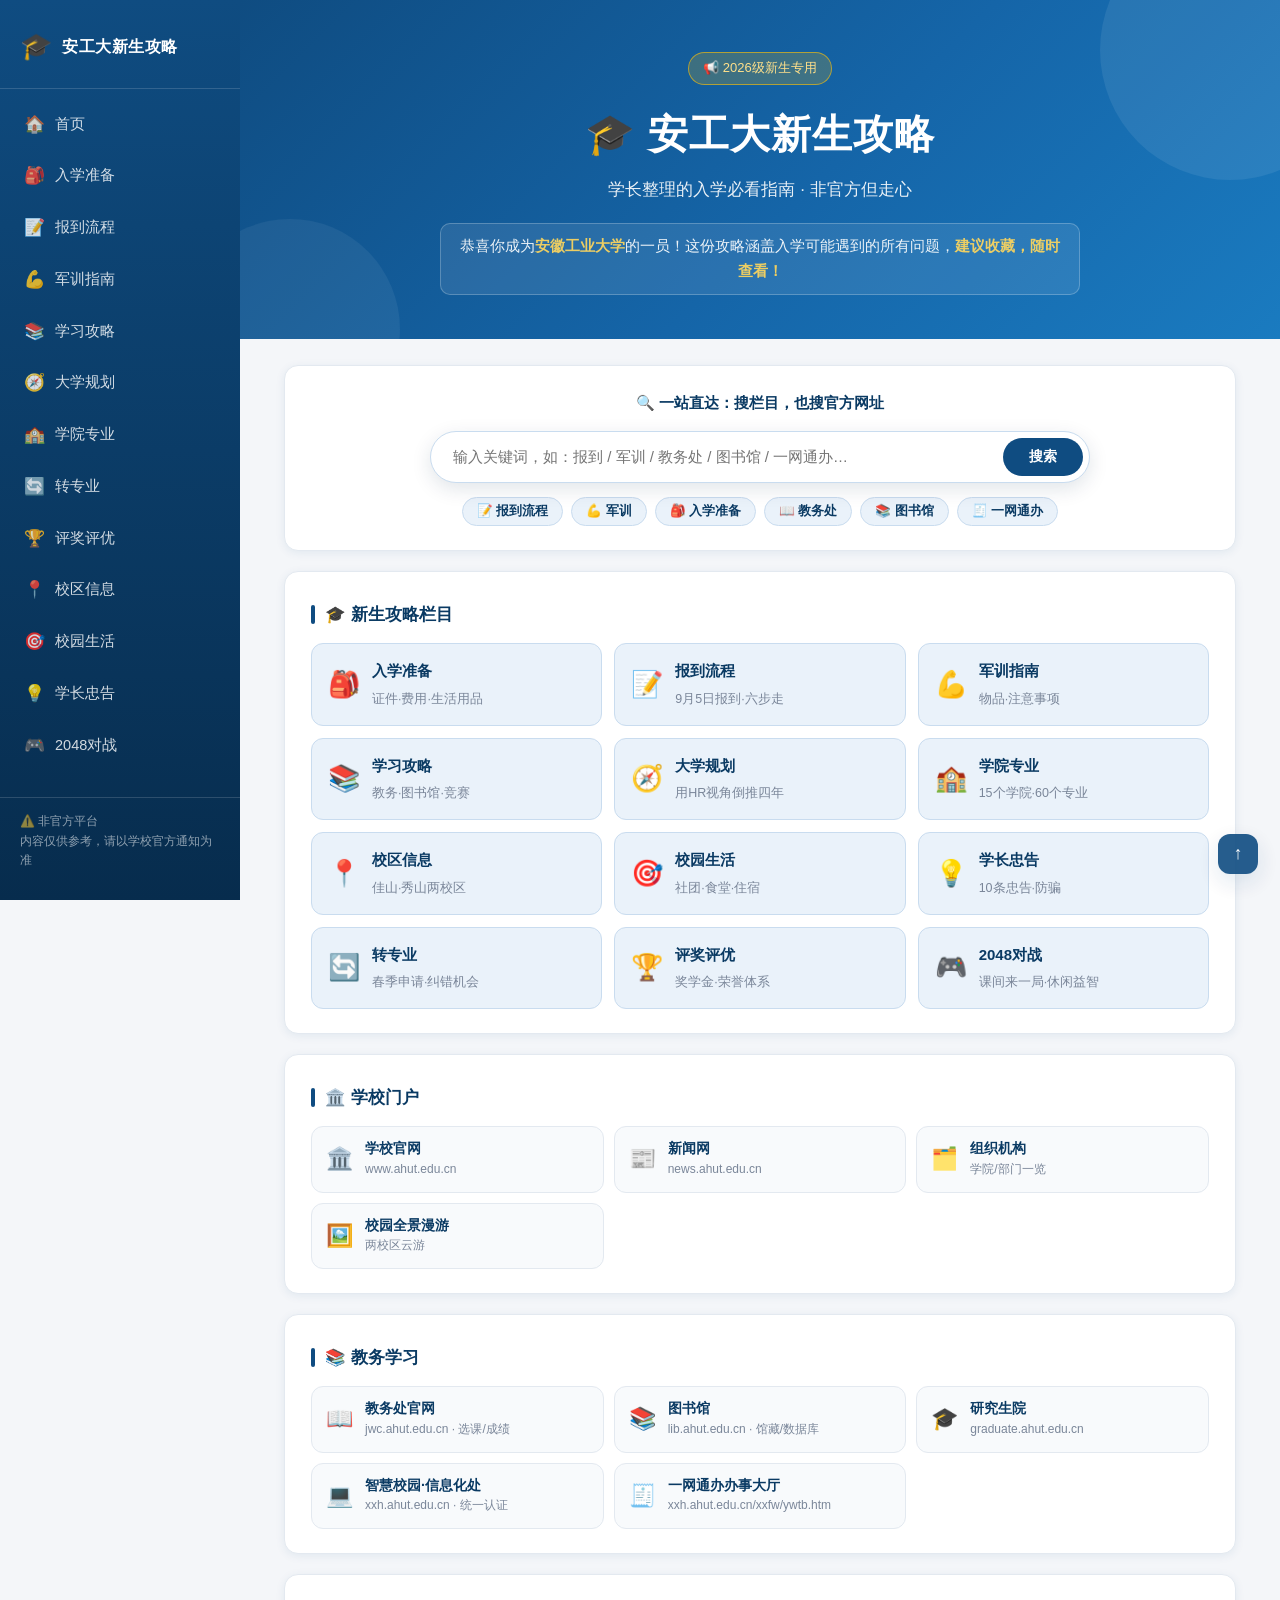
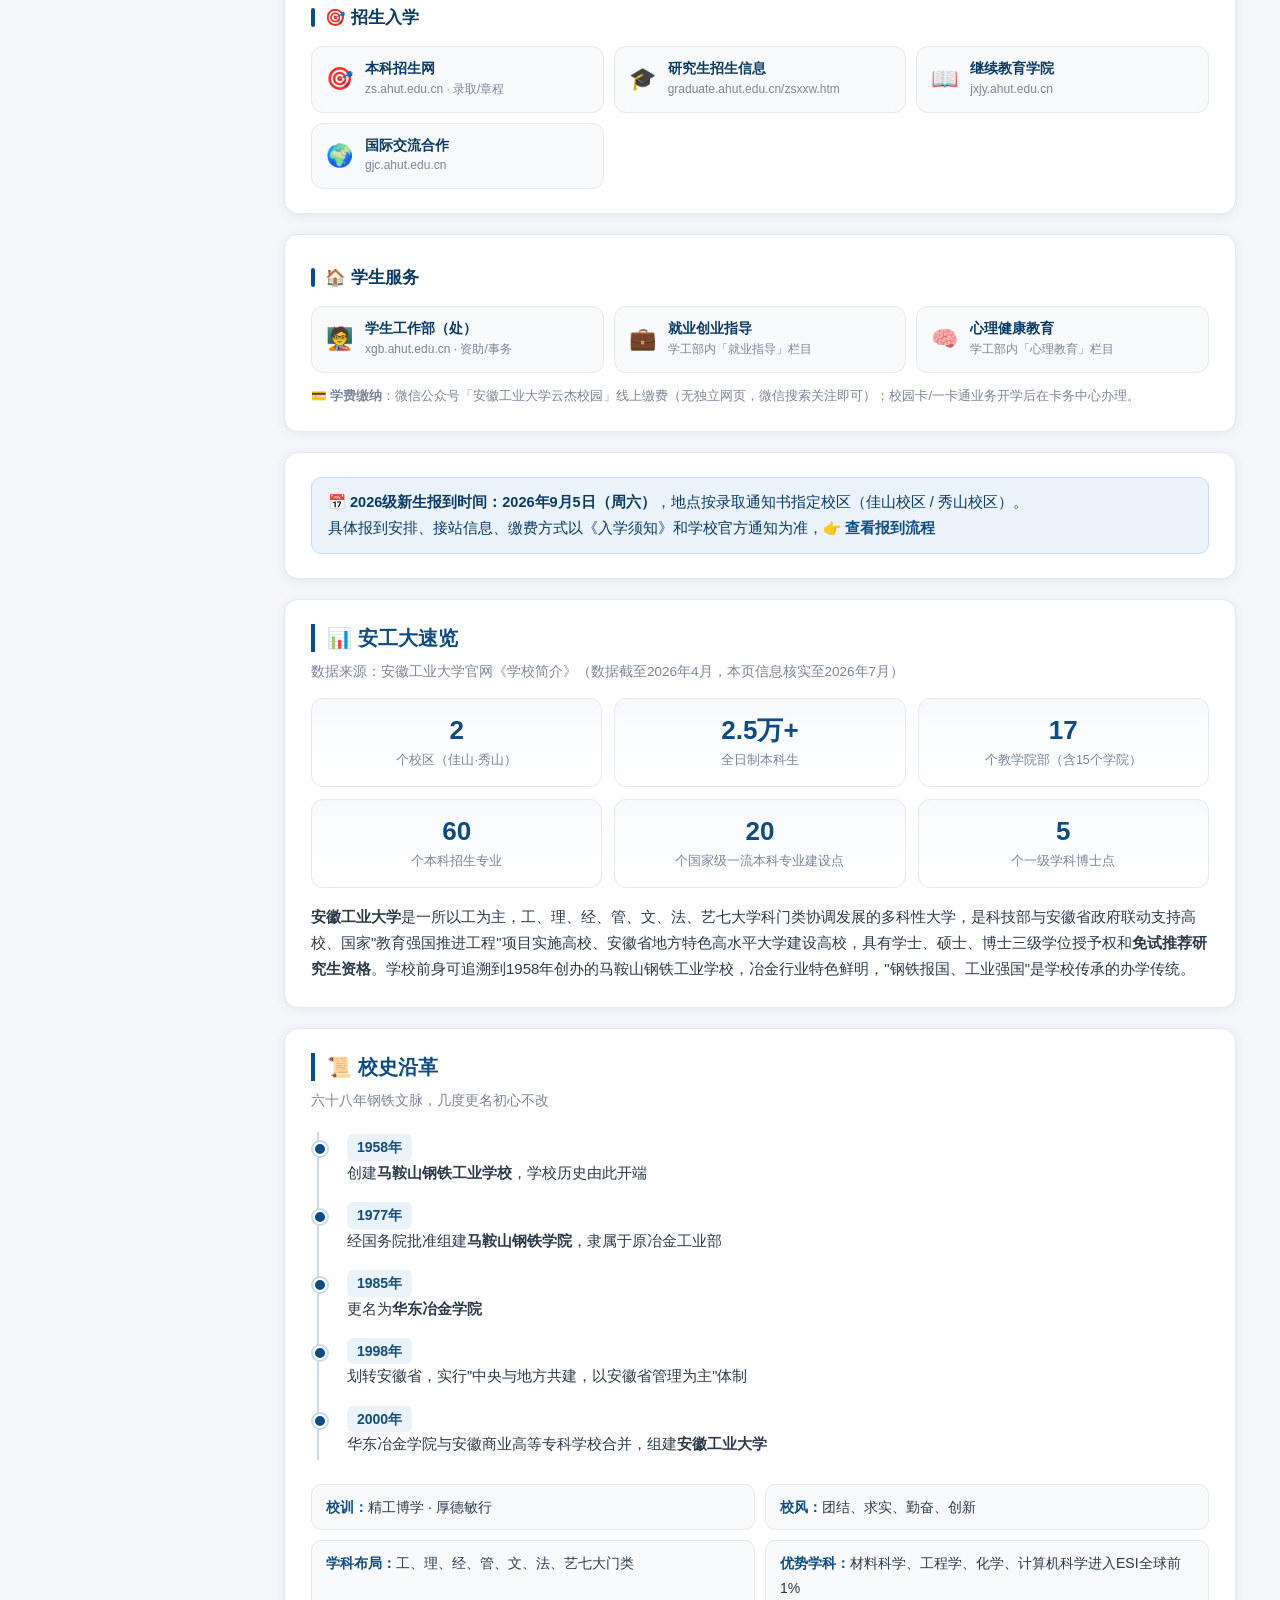
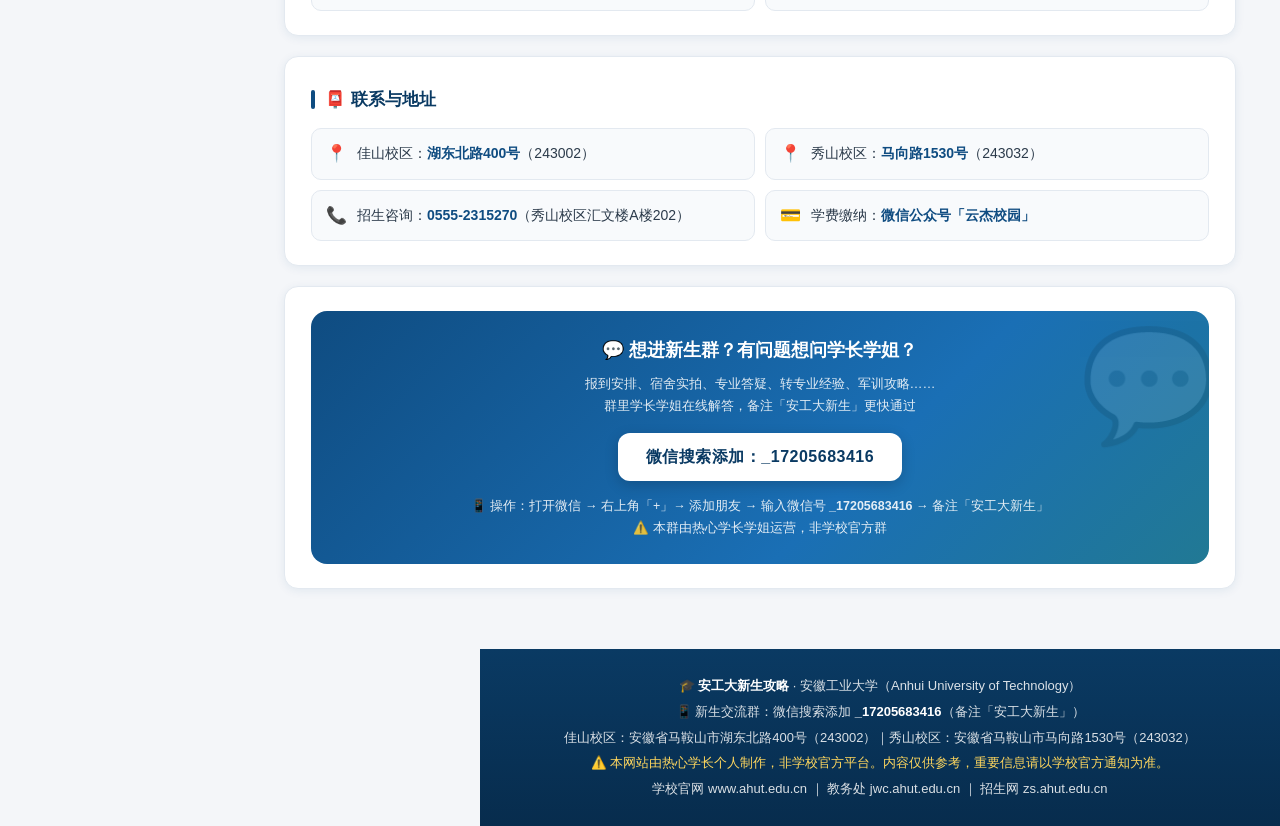
<file: index.html>
<!DOCTYPE html>
<html lang="zh-CN">
<head>
 <meta charset="UTF-8">
 <meta name="viewport" content="width=device-width, initial-scale=1.0">
 <title>🎓 安工大新生攻略 | 安徽工业大学入学必看指南</title>
 <meta name="description" content="安徽工业大学新生攻略 - 学长整理的入学必看指南，涵盖报到、军训、学习、规划、生活全攻略，内容基于学校官方公开信息，非官方但走心">
 <meta name="theme-color" content="#0f4c81">
 <link rel="stylesheet" href="css/style.css">
</head>
<body>

<!-- ================= 左侧目录 ================= -->
<nav class="sidebar-nav" id="sidebar-nav" aria-label="目录导航">
 <div class="sidebar-logo">
 <span class="logo-icon">🎓</span>
 <span class="logo-text">安工大新生攻略</span>
 </div>
 <a class='' href='index.html'><span class="nav-icon">🏠</span><span>首页</span></a>
 <a class='' href='prepare.html'><span class="nav-icon">🎒</span><span>入学准备</span></a>
 <a class='' href='report.html'><span class="nav-icon">📝</span><span>报到流程</span></a>
 <a class='' href='military.html'><span class="nav-icon">💪</span><span>军训指南</span></a>
 <a class='' href='study.html'><span class="nav-icon">📚</span><span>学习攻略</span></a>
 <a class='' href='plan.html'><span class="nav-icon">🧭</span><span>大学规划</span></a>
 <a class='' href='colleges.html'><span class="nav-icon">🏫</span><span>学院专业</span></a>
 <a class='' href='transfer.html'><span class="nav-icon">🔄</span><span>转专业</span></a>
 <a class='' href='awards.html'><span class="nav-icon">🏆</span><span>评奖评优</span></a>
 <a class='' href='campus.html'><span class="nav-icon">📍</span><span>校区信息</span></a>
 <a class='' href='clubs.html'><span class="nav-icon">🎯</span><span>校园生活</span></a>
 <a class='' href='tips.html'><span class="nav-icon">💡</span><span>学长忠告</span></a>
 <a class='' href='2048.html'><span class="nav-icon">🎮</span><span>2048对战</span></a>
 <div class="sidebar-foot">⚠️ 非官方平台<br>内容仅供参考，请以学校官方通知为准</div>
</nav>
<div class="sidebar-mask" id="sidebar-mask"></div>

<div class="main">

<!-- ================= Hero ================= -->
<header class="hero">
 <span class="badge">📢 2026级新生专用</span>
 <h1>🎓 安工大新生攻略</h1>
 <p class="sub">学长整理的入学必看指南 · 非官方但走心</p>
 <p class="tag">恭喜你成为<b>安徽工业大学</b>的一员！这份攻略涵盖入学可能遇到的所有问题，<b>建议收藏，随时查看！</b></p>
</header>

<div class="wrap">

 <!-- 站内搜索 -->
 <section class="block">
 <div style="text-align:center;font-size:15px;font-weight:700;color:var(--blue-dark);margin-bottom:14px;">🔍 一站直达：搜栏目，也搜官方网址</div>
 <div class="search-wrap">
 <div class="search-box">
 <input type="text" id="nav-search" placeholder="输入关键词，如：报到 / 军训 / 教务处 / 图书馆 / 一网通办…" autocomplete="off" aria-label="站内搜索">
 <button type="button" id="nav-search-btn">搜索</button>
 </div>
 <div class="search-results" id="nav-results"></div>
 </div>
 <div class="hot-tags">
 <a href="report.html">📝 报到流程</a>
 <a href="military.html">💪 军训</a>
 <a href="prepare.html">🎒 入学准备</a>
 <a href="https://jwc.ahut.edu.cn/" target="_blank" rel="noopener">📖 教务处</a>
 <a href="https://lib.ahut.edu.cn/" target="_blank" rel="noopener">📚 图书馆</a>
 <a href="https://xxh.ahut.edu.cn/xxfw/ywtb.htm" target="_blank" rel="noopener">🧾 一网通办</a>
 </div>
 </section>

 <!-- 新生攻略栏目 -->
 <section class="block">
 <div class="nav-section-title"><span class="bar"></span>🎓 新生攻略栏目</div>
 <div class="menu-grid">
 <a class='menu-item' href='prepare.html'>
 <span class="menu-icon">🎒</span>
 <span><span class="menu-label">入学准备</span><br><span class="menu-desc">证件·费用·生活用品</span></span>
 </a>
 <a class='menu-item' href='report.html'>
 <span class="menu-icon">📝</span>
 <span><span class="menu-label">报到流程</span><br><span class="menu-desc">9月5日报到·六步走</span></span>
 </a>
 <a class='menu-item' href='military.html'>
 <span class="menu-icon">💪</span>
 <span><span class="menu-label">军训指南</span><br><span class="menu-desc">物品·注意事项</span></span>
 </a>
 <a class='menu-item' href='study.html'>
 <span class="menu-icon">📚</span>
 <span><span class="menu-label">学习攻略</span><br><span class="menu-desc">教务·图书馆·竞赛</span></span>
 </a>
 <a class='menu-item' href='plan.html'>
 <span class="menu-icon">🧭</span>
 <span><span class="menu-label">大学规划</span><br><span class="menu-desc">用HR视角倒推四年</span></span>
 </a>
 <a class='menu-item' href='colleges.html'>
 <span class="menu-icon">🏫</span>
 <span><span class="menu-label">学院专业</span><br><span class="menu-desc">15个学院·60个专业</span></span>
 </a>
 <a class='menu-item' href='campus.html'>
 <span class="menu-icon">📍</span>
 <span><span class="menu-label">校区信息</span><br><span class="menu-desc">佳山·秀山两校区</span></span>
 </a>
 <a class='menu-item' href='clubs.html'>
 <span class="menu-icon">🎯</span>
 <span><span class="menu-label">校园生活</span><br><span class="menu-desc">社团·食堂·住宿</span></span>
 </a>
 <a class='menu-item' href='tips.html'>
 <span class="menu-icon">💡</span>
 <span><span class="menu-label">学长忠告</span><br><span class="menu-desc">10条忠告·防骗</span></span>
 </a>
 <a class='menu-item' href='transfer.html'>
 <span class="menu-icon">🔄</span>
 <span><span class="menu-label">转专业</span><br><span class="menu-desc">春季申请·纠错机会</span></span>
 </a>
 <a class='menu-item' href='awards.html'>
 <span class="menu-icon">🏆</span>
 <span><span class="menu-label">评奖评优</span><br><span class="menu-desc">奖学金·荣誉体系</span></span>
 </a>
 <a class='menu-item' href='2048.html'>
 <span class="menu-icon">🎮</span>
 <span><span class="menu-label">2048对战</span><br><span class="menu-desc">课间来一局·休闲益智</span></span>
 </a>
 </div>
 </section>

 <!-- 官方网址导航 -->
 <section class="block">
 <div class="nav-section-title"><span class="bar"></span>🏛️ 学校门户</div>
 <div class="nav-grid">
 <a class="nav-site" href="https://www.ahut.edu.cn/" target="_blank" rel="noopener"><span class="ico">🏛️</span><span><span class="t">学校官网</span><span class="d">www.ahut.edu.cn</span></span></a>
 <a class="nav-site" href="https://news.ahut.edu.cn/" target="_blank" rel="noopener"><span class="ico">📰</span><span><span class="t">新闻网</span><span class="d">news.ahut.edu.cn</span></span></a>
 <a class="nav-site" href="https://www.ahut.edu.cn/zzjg.htm" target="_blank" rel="noopener"><span class="ico">🗂️</span><span><span class="t">组织机构</span><span class="d">学院/部门一览</span></span></a>
 <a class="nav-site" href="https://www.ahut.edu.cn/xxgk/xyqjmy.htm" target="_blank" rel="noopener"><span class="ico">🖼️</span><span><span class="t">校园全景漫游</span><span class="d">两校区云游</span></span></a>
 </div>
 </section>

 <section class="block">
 <div class="nav-section-title"><span class="bar"></span>📚 教务学习</div>
 <div class="nav-grid">
 <a class="nav-site" href="https://jwc.ahut.edu.cn/" target="_blank" rel="noopener"><span class="ico">📖</span><span><span class="t">教务处官网</span><span class="d">jwc.ahut.edu.cn · 选课/成绩</span></span></a>
 <a class="nav-site" href="https://lib.ahut.edu.cn/" target="_blank" rel="noopener"><span class="ico">📚</span><span><span class="t">图书馆</span><span class="d">lib.ahut.edu.cn · 馆藏/数据库</span></span></a>
 <a class="nav-site" href="https://graduate.ahut.edu.cn/" target="_blank" rel="noopener"><span class="ico">🎓</span><span><span class="t">研究生院</span><span class="d">graduate.ahut.edu.cn</span></span></a>
 <a class="nav-site" href="https://xxh.ahut.edu.cn/" target="_blank" rel="noopener"><span class="ico">💻</span><span><span class="t">智慧校园·信息化处</span><span class="d">xxh.ahut.edu.cn · 统一认证</span></span></a>
 <a class="nav-site" href="https://xxh.ahut.edu.cn/xxfw/ywtb.htm" target="_blank" rel="noopener"><span class="ico">🧾</span><span><span class="t">一网通办办事大厅</span><span class="d">xxh.ahut.edu.cn/xxfw/ywtb.htm</span></span></a>
 </div>
 </section>

 <section class="block">
 <div class="nav-section-title"><span class="bar"></span>🎯 招生入学</div>
 <div class="nav-grid">
 <a class="nav-site" href="https://zs.ahut.edu.cn/" target="_blank" rel="noopener"><span class="ico">🎯</span><span><span class="t">本科招生网</span><span class="d">zs.ahut.edu.cn · 录取/章程</span></span></a>
 <a class="nav-site" href="https://graduate.ahut.edu.cn/zsxxw.htm" target="_blank" rel="noopener"><span class="ico">🎓</span><span><span class="t">研究生招生信息</span><span class="d">graduate.ahut.edu.cn/zsxxw.htm</span></span></a>
 <a class="nav-site" href="https://jxjy.ahut.edu.cn/" target="_blank" rel="noopener"><span class="ico">📖</span><span><span class="t">继续教育学院</span><span class="d">jxjy.ahut.edu.cn</span></span></a>
 <a class="nav-site" href="https://gjc.ahut.edu.cn/" target="_blank" rel="noopener"><span class="ico">🌍</span><span><span class="t">国际交流合作</span><span class="d">gjc.ahut.edu.cn</span></span></a>
 </div>
 </section>

 <section class="block">
 <div class="nav-section-title"><span class="bar"></span>🏠 学生服务</div>
 <div class="nav-grid">
 <a class="nav-site" href="https://xgb.ahut.edu.cn/" target="_blank" rel="noopener"><span class="ico">🧑‍🏫</span><span><span class="t">学生工作部（处）</span><span class="d">xgb.ahut.edu.cn · 资助/事务</span></span></a>
 <a class="nav-site" href="https://xgb.ahut.edu.cn/" target="_blank" rel="noopener"><span class="ico">💼</span><span><span class="t">就业创业指导</span><span class="d">学工部内「就业指导」栏目</span></span></a>
 <a class="nav-site" href="https://xgb.ahut.edu.cn/" target="_blank" rel="noopener"><span class="ico">🧠</span><span><span class="t">心理健康教育</span><span class="d">学工部内「心理教育」栏目</span></span></a>
 </div>
 <p class="nav-note">💳 <b>学费缴纳</b>：微信公众号「安徽工业大学云杰校园」线上缴费（无独立网页，微信搜索关注即可）；校园卡/一卡通业务开学后在卡务中心办理。</p>
 </section>

 <!-- 报到提示 -->
 <section class="block">
 <div class="callout blue" style="margin:0;">
 📅 <b>2026级新生报到时间：2026年9月5日（周六）</b>，地点按录取通知书指定校区（佳山校区 / 秀山校区）。<br>
 具体报到安排、接站信息、缴费方式以《入学须知》和学校官方通知为准，<a href="report.html" style="color:var(--blue);font-weight:700;">👉 查看报到流程</a>
 </div>
 </section>

 <!-- 安工大速览 -->
 <section class="block" id="school">
 <h2>📊 安工大速览</h2>
 <p class="lead">数据来源：安徽工业大学官网《学校简介》（数据截至2026年4月，本页信息核实至2026年7月）</p>
 <div class="metrics">
 <div class="metric"><div class="num">2</div><div class="label">个校区（佳山·秀山）</div></div>
 <div class="metric"><div class="num">2.5万+</div><div class="label">全日制本科生</div></div>
 <div class="metric"><div class="num">17</div><div class="label">个教学院部（含15个学院）</div></div>
 <div class="metric"><div class="num">60</div><div class="label">个本科招生专业</div></div>
 <div class="metric"><div class="num">20</div><div class="label">个国家级一流本科专业建设点</div></div>
 <div class="metric"><div class="num">5</div><div class="label">个一级学科博士点</div></div>
 </div>
 <p style="margin-top:16px;font-size:15px;">
 <b>安徽工业大学</b>是一所以工为主，工、理、经、管、文、法、艺七大学科门类协调发展的多科性大学，是科技部与安徽省政府联动支持高校、国家"教育强国推进工程"项目实施高校、安徽省地方特色高水平大学建设高校，具有学士、硕士、博士三级学位授予权和<b>免试推荐研究生资格</b>。学校前身可追溯到1958年创办的马鞍山钢铁工业学校，冶金行业特色鲜明，"钢铁报国、工业强国"是学校传承的办学传统。
 </p>
 </section>

 <!-- 校史 -->
 <section class="block" id="history">
 <h2>📜 校史沿革</h2>
 <p class="lead">六十八年钢铁文脉，几度更名初心不改</p>
 <div class="timeline">
 <div class="tl-item"><div class="year">1958年</div><div class="txt">创建<b>马鞍山钢铁工业学校</b>，学校历史由此开端</div></div>
 <div class="tl-item"><div class="year">1977年</div><div class="txt">经国务院批准组建<b>马鞍山钢铁学院</b>，隶属于原冶金工业部</div></div>
 <div class="tl-item"><div class="year">1985年</div><div class="txt">更名为<b>华东冶金学院</b></div></div>
 <div class="tl-item"><div class="year">1998年</div><div class="txt">划转安徽省，实行"中央与地方共建，以安徽省管理为主"体制</div></div>
 <div class="tl-item"><div class="year">2000年</div><div class="txt">华东冶金学院与安徽商业高等专科学校合并，组建<b>安徽工业大学</b></div></div>
 </div>
 <div class="grid2" style="margin-top:18px;">
 <div class="item"><b>校训：</b>精工博学 · 厚德敏行</div>
 <div class="item"><b>校风：</b>团结、求实、勤奋、创新</div>
 <div class="item"><b>学科布局：</b>工、理、经、管、文、法、艺七大门类</div>
 <div class="item"><b>优势学科：</b>材料科学、工程学、化学、计算机科学进入ESI全球前1%</div>
 </div>
 </section>

 <!-- 联系与地址 -->
 <section class="block">
 <div class="nav-section-title"><span class="bar"></span>📮 联系与地址</div>
 <div class="school-info-banner">
 <div class="school-info-card">
 <span class="info-icon">📍</span>
 <span>佳山校区：<span class="info-highlight">湖东北路400号</span>（243002）</span>
 </div>
 <div class="school-info-card">
 <span class="info-icon">📍</span>
 <span>秀山校区：<span class="info-highlight">马向路1530号</span>（243032）</span>
 </div>
 <div class="school-info-card">
 <span class="info-icon">📞</span>
 <span>招生咨询：<span class="info-highlight">0555-2315270</span>（秀山校区汇文楼A楼202）</span>
 </div>
 <div class="school-info-card">
 <span class="info-icon">💳</span>
 <span>学费缴纳：<span class="info-highlight">微信公众号「云杰校园」</span></span>
 </div>
 </div>
 </section>

 <section class="block">
 <div class="contact-card">
 <div class="cc-title">💬 想进新生群？有问题想问学长学姐？</div>
 <div class="cc-sub">报到安排、宿舍实拍、专业答疑、转专业经验、军训攻略……<br>群里学长学姐在线解答，备注「安工大新生」更快通过</div>
 <span class="cc-wx">微信搜索添加：_17205683416</span>
 <div class="cc-note">📱 操作：打开微信 → 右上角「+」→ 添加朋友 → 输入微信号 <b>_17205683416</b> → 备注「安工大新生」<br>⚠️ 本群由热心学长学姐运营，非学校官方群</div>
 </div>
 </section>

 <script>
 (function(){
 var SITES = [
 {k:'首页 攻略 入口', n:'新生攻略首页', d:'入口 · 速览 · 校史', u:'index.html', s:1},
 {k:'入学准备 证件 费用 用品 交通', n:'入学准备', d:'证件·费用·生活用品·交通', u:'prepare.html', s:1},
 {k:'报到 流程 入学 复查 防骗', n:'报到流程', d:'9月5日报到·六步走·防骗', u:'report.html', s:1},
 {k:'军训 物品 注意事项', n:'军训指南', d:'物品清单·注意事项', u:'military.html', s:1},
 {k:'学习 教务 绩点 图书馆 竞赛 选课', n:'学习攻略', d:'教务·绩点·竞赛·方法', u:'study.html', s:1},
 {k:'规划 考研 保研 就业 证书 时间线', n:'大学规划', d:'HR视角四年规划', u:'plan.html', s:1},
 {k:'学院 专业 名单 冶金', n:'学院专业', d:'15学院·60专业', u:'colleges.html', s:1},
 {k:'校区 佳山 秀山 地址 交通 宿舍', n:'校区信息', d:'两校区·交通·新宿舍', u:'campus.html', s:1},
 {k:'社团 食堂 住宿 生活', n:'校园生活', d:'社团·食堂·住宿·玩乐', u:'clubs.html', s:1},
 {k:'忠告 防骗 踩坑', n:'学长忠告', d:'TOP10忠告·防骗专项', u:'tips.html', s:1},
 {k:'转专业 换专业 纠错', n:'转专业', d:'流程·条件·时间线', u:'transfer.html', s:1},
 {k:'评奖 评优 奖学金 三好 国奖', n:'评奖评优', d:'奖学金·荣誉称号', u:'awards.html', s:1},
 {k:'官网 学校 主页 门户', n:'学校官网', d:'www.ahut.edu.cn', u:'https://www.ahut.edu.cn/', s:0},
 {k:'新闻 新闻网 校园新闻', n:'新闻网', d:'news.ahut.edu.cn', u:'https://news.ahut.edu.cn/', s:0},
 {k:'组织机构 学院 部门', n:'组织机构', d:'www.ahut.edu.cn/zzjg.htm', u:'https://www.ahut.edu.cn/zzjg.htm', s:0},
 {k:'全景 漫游 校园', n:'校园全景漫游', d:'两校区云游', u:'https://www.ahut.edu.cn/xxgk/xyqjmy.htm', s:0},
 {k:'教务处 选课 成绩 学籍 考试', n:'教务处官网', d:'jwc.ahut.edu.cn', u:'https://jwc.ahut.edu.cn/', s:0},
 {k:'图书馆 借书 文献 数据库', n:'图书馆', d:'lib.ahut.edu.cn', u:'https://lib.ahut.edu.cn/', s:0},
 {k:'研究生 考研 研招', n:'研究生院', d:'graduate.ahut.edu.cn', u:'https://graduate.ahut.edu.cn/', s:0},
 {k:'信息化 智慧校园 认证 一网通办', n:'信息化处（智慧校园）', d:'xxh.ahut.edu.cn', u:'https://xxh.ahut.edu.cn/', s:0},
 {k:'一网通办 办事 大厅', n:'一网通办办事大厅', d:'xxh.ahut.edu.cn/xxfw/ywtb.htm', u:'https://xxh.ahut.edu.cn/xxfw/ywtb.htm', s:0},
 {k:'招生 本科 录取 志愿 章程', n:'本科招生网', d:'zs.ahut.edu.cn', u:'https://zs.ahut.edu.cn/', s:0},
 {k:'研究生招生 博士 硕士', n:'研究生招生信息', d:'graduate.ahut.edu.cn/zsxxw.htm', u:'https://graduate.ahut.edu.cn/zsxxw.htm', s:0},
 {k:'继续教育 成人 自考', n:'继续教育学院', d:'jxjy.ahut.edu.cn', u:'https://jxjy.ahut.edu.cn/', s:0},
 {k:'国际 交流 留学 合作', n:'国际交流合作', d:'gjc.ahut.edu.cn', u:'https://gjc.ahut.edu.cn/', s:0},
 {k:'学工 学生工作 资助 辅导员', n:'学生工作部（处）', d:'xgb.ahut.edu.cn', u:'https://xgb.ahut.edu.cn/', s:0},
 {k:'就业 创业 指导 招聘', n:'就业创业指导', d:'学工部「就业指导」栏目', u:'https://xgb.ahut.edu.cn/', s:0},
 {k:'心理 心理健康 咨询', n:'心理健康教育', d:'学工部「心理教育」栏目', u:'https://xgb.ahut.edu.cn/', s:0},
 {k:'缴费 学费 云杰校园', n:'学费缴纳说明', d:'微信公众号「云杰校园」', u:'report.html', s:1}
 {k:'2048 游戏 对战 娱乐 休闲 放松', n:'2048对战', d:'单机挑战·PK对战·排行榜', u:'2048.html', s:1}
 ];
 var input = document.getElementById('nav-search');
 var box = document.getElementById('nav-results');
 var btn = document.getElementById('nav-search-btn');
 function esc(s){ return s.replace(/&/g,'&amp;').replace(/</g,'&lt;'); }
 function render(q) {
 q = (q||'').trim().toLowerCase();
 if (!q) { box.classList.remove('show'); box.innerHTML=''; return; }
 var hits = [];
 for (var i=0;i<SITES.length;i++) {
 if (SITES[i].k.toLowerCase().indexOf(q) >= 0 || SITES[i].n.toLowerCase().indexOf(q) >= 0) hits.push(SITES[i]);
 if (hits.length >= 10) break;
 }
 if (!hits.length) {
 box.innerHTML = '<div style="padding:14px 16px;color:var(--muted);font-size:13px;">没有匹配结果，试试「报到」「军训」「教务处」</div>';
 } else {
 box.innerHTML = hits.map(function(s){
 return '<a href="'+s.u+'"'+(s.s?'':' target="_blank" rel="noopener"')+'>'+
 '<span class="sr-ico">'+(s.s?'📄':'🌐')+'</span>'+
 '<span><span class="sr-name">'+esc(s.n)+'</span><br><span class="sr-desc">'+esc(s.d)+'</span></span>'+
 '<span class="sr-tag '+(s.s?'in':'out')+'">'+(s.s?'站内':'外链')+'</span></a>';
 }).join('');
 }
 box.classList.add('show');
 }
 function goFirst(){ var a = box.querySelector('a'); if (a) a.click(); }
 input.addEventListener('input', function(){ render(input.value); });
 input.addEventListener('keydown', function(e){ if (e.key === 'Enter'){ e.preventDefault(); goFirst(); } });
 btn.addEventListener('click', function(){ render(input.value); goFirst(); });
 document.addEventListener('click', function(e){ if (!e.target.closest('.search-wrap')) box.classList.remove('show'); });
 })();
 </script>

</div>

<!-- ================= 页脚 ================= -->
<footer>
 <div><b>🎓 安工大新生攻略</b> · 安徽工业大学（Anhui University of Technology）</div>
 <div>📱 新生交流群：微信搜索添加 <b>_17205683416</b>（备注「安工大新生」）</div>
 <div>佳山校区：安徽省马鞍山市湖东北路400号（243002）｜秀山校区：安徽省马鞍山市马向路1530号（243032）</div>
 <div class="warn">⚠️ 本网站由热心学长个人制作，非学校官方平台。内容仅供参考，重要信息请以学校官方通知为准。</div>
 <div>学校官网 www.ahut.edu.cn ｜ 教务处 jwc.ahut.edu.cn ｜ 招生网 zs.ahut.edu.cn</div>
</footer>

</div><!-- /.main -->

<!-- 移动端汉堡按钮 + 底部快捷导航 -->
<button class="menu-btn" id="menu-btn" aria-label="打开目录">☰</button>
<nav class="bottom-nav" aria-label="底部快捷导航">
 <a class='' href='index.html'><span class="nav-icon">🏠</span><span>首页</span></a>
 <a class='' href='study.html'><span class="nav-icon">📚</span><span>学习</span></a>
 <a class='' href='plan.html'><span class="nav-icon">🧭</span><span>规划</span></a>
 <a class='' href='tips.html'><span class="nav-icon">💡</span><span>忠告</span></a>
</nav>

<a class="totop" href="#" aria-label="回到顶部">↑</a>

<script>
(function(){
 var nav = document.getElementById('sidebar-nav');
 var mask = document.getElementById('sidebar-mask');
 var btn = document.getElementById('menu-btn');
 function closeSide(){ nav.classList.remove('open'); mask.classList.remove('show'); }
 if (btn) btn.addEventListener('click', function(){
 nav.classList.toggle('open');
 mask.classList.toggle('show');
 });
 if (mask) mask.addEventListener('click', closeSide);
 nav.querySelectorAll('a').forEach(function(a){
 a.addEventListener('click', function(){ if (window.innerWidth <= 900) closeSide(); });
 });
})();
</script>

</body>
</html>
</file>
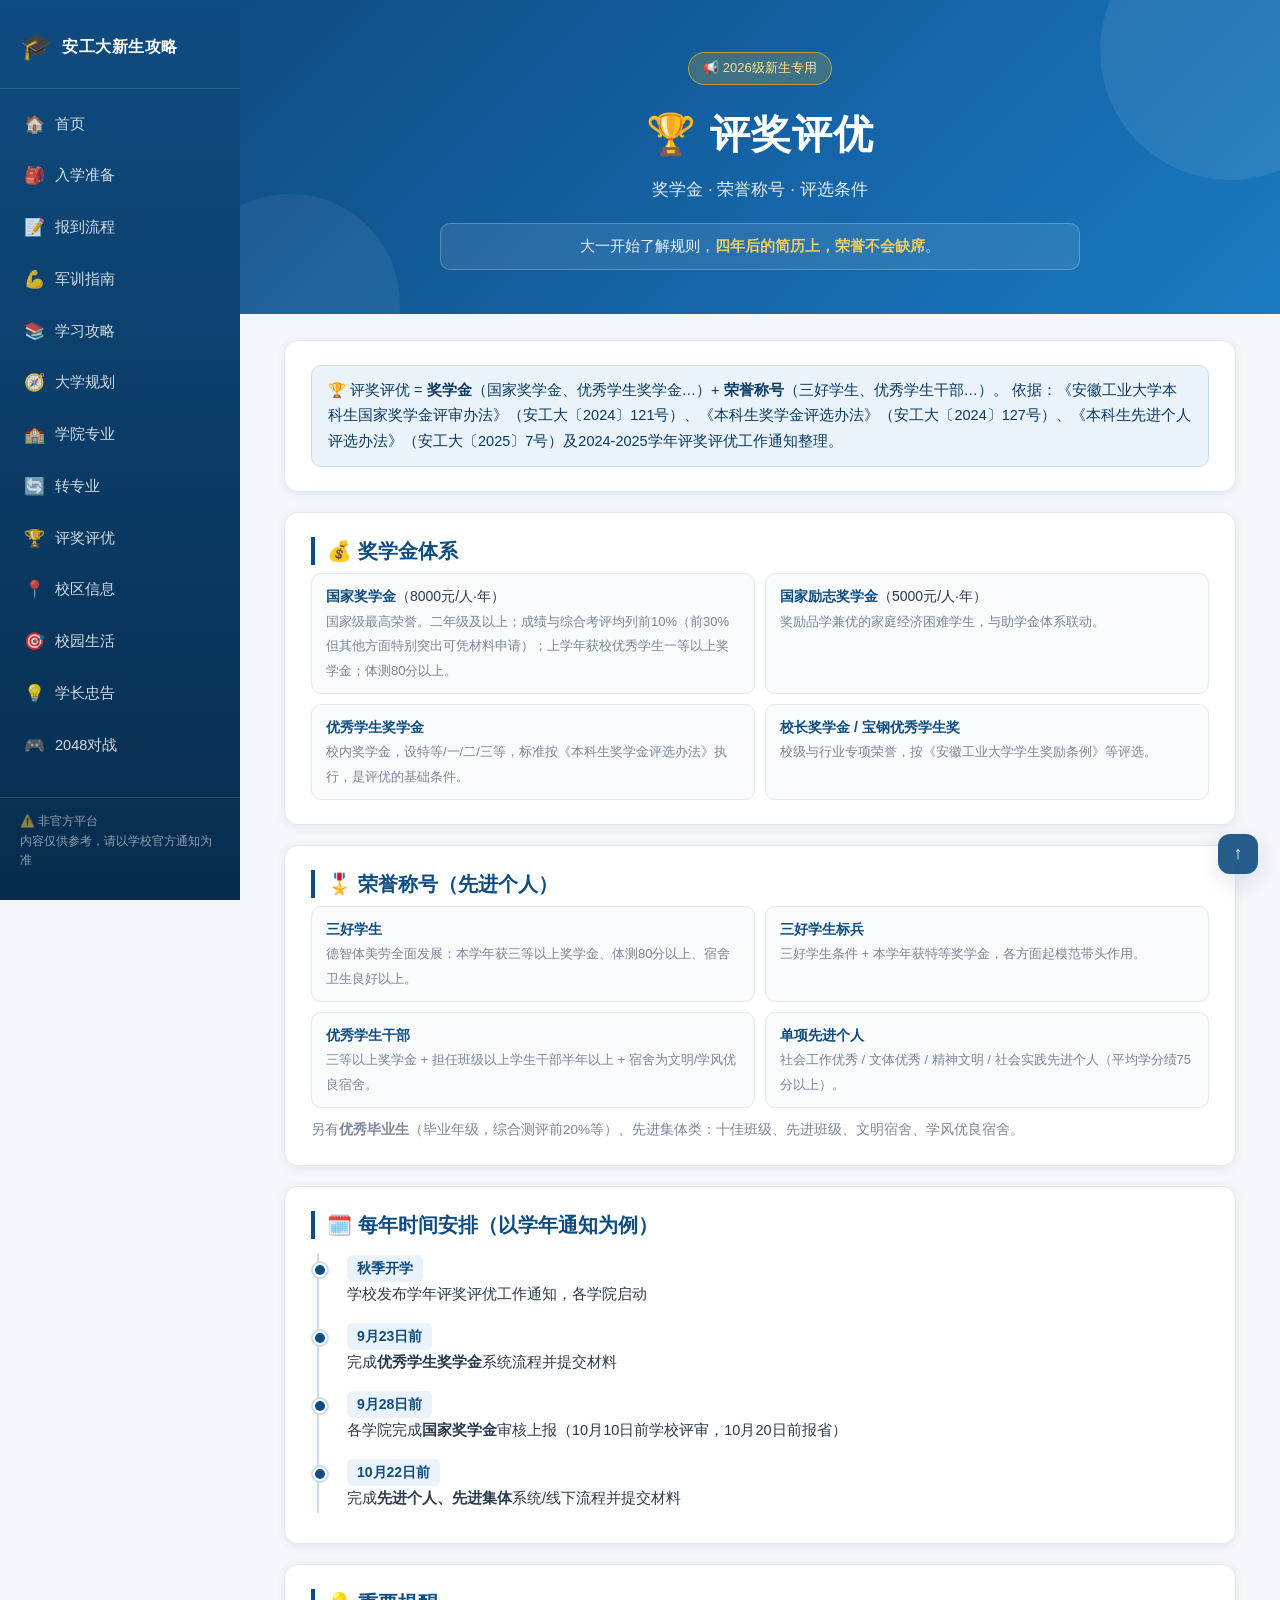
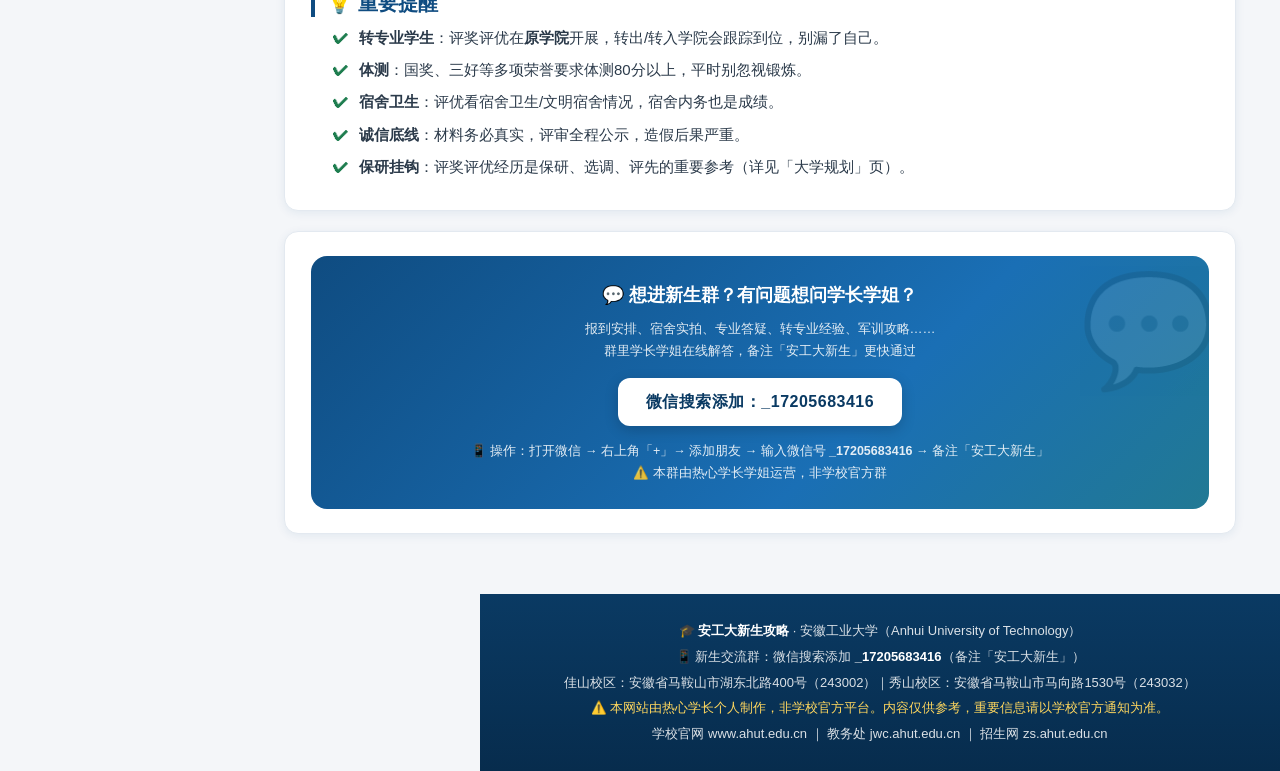
<file: awards.html>
<!DOCTYPE html>
<html lang="zh-CN">
<head>
 <meta charset="UTF-8">
 <meta name="viewport" content="width=device-width, initial-scale=1.0">
 <title>🏆 评奖评优 | 安工大新生攻略</title>
 <meta name="description" content="安徽工业大学评奖评优攻略：国家奖学金、优秀学生奖学金、三好学生、优秀学生干部评选条件与时间安排">
 <meta name="theme-color" content="#0f4c81">
 <link rel="stylesheet" href="css/style.css">
</head>
<body>

<!-- ================= 左侧目录 ================= -->
<nav class="sidebar-nav" id="sidebar-nav" aria-label="目录导航">
 <div class="sidebar-logo">
 <span class="logo-icon">🎓</span>
 <span class="logo-text">安工大新生攻略</span>
 </div>
 <a class='' href='index.html'><span class="nav-icon">🏠</span><span>首页</span></a>
 <a class='' href='prepare.html'><span class="nav-icon">🎒</span><span>入学准备</span></a>
 <a class='' href='report.html'><span class="nav-icon">📝</span><span>报到流程</span></a>
 <a class='' href='military.html'><span class="nav-icon">💪</span><span>军训指南</span></a>
 <a class='' href='study.html'><span class="nav-icon">📚</span><span>学习攻略</span></a>
 <a class='' href='plan.html'><span class="nav-icon">🧭</span><span>大学规划</span></a>
 <a class='' href='colleges.html'><span class="nav-icon">🏫</span><span>学院专业</span></a>
 <a class='' href='transfer.html'><span class="nav-icon">🔄</span><span>转专业</span></a>
 <a class='' href='awards.html'><span class="nav-icon">🏆</span><span>评奖评优</span></a>
 <a class='' href='campus.html'><span class="nav-icon">📍</span><span>校区信息</span></a>
 <a class='' href='clubs.html'><span class="nav-icon">🎯</span><span>校园生活</span></a>
 <a class='' href='tips.html'><span class="nav-icon">💡</span><span>学长忠告</span></a>
 <a class='' href='2048.html'><span class="nav-icon">🎮</span><span>2048对战</span></a>
 <div class="sidebar-foot">⚠️ 非官方平台<br>内容仅供参考，请以学校官方通知为准</div>
</nav>
<div class="sidebar-mask" id="sidebar-mask"></div>

<div class="main">

<!-- ================= Hero ================= -->
<header class="hero">
 <span class="badge">📢 2026级新生专用</span>
 <h1>🏆 评奖评优</h1>
 <p class="sub">奖学金 · 荣誉称号 · 评选条件</p>
 <p class="tag">大一开始了解规则，<b>四年后的简历上，荣誉不会缺席</b>。</p>
</header>

<div class="wrap">

 <section class="block">
 <div class="callout blue" style="margin:0;">
 🏆 评奖评优 = <b>奖学金</b>（国家奖学金、优秀学生奖学金…）+ <b>荣誉称号</b>（三好学生、优秀学生干部…）。
 依据：《安徽工业大学本科生国家奖学金评审办法》（安工大〔2024〕121号）、《本科生奖学金评选办法》（安工大〔2024〕127号）、《本科生先进个人评选办法》（安工大〔2025〕7号）及2024-2025学年评奖评优工作通知整理。
 </div>
 </section>

 <section class="block">
 <h2>💰 奖学金体系</h2>
 <div class="grid2">
 <div class="item"><b>国家奖学金</b>（8000元/人·年）<br><span style="font-size:13px;color:var(--muted);">国家级最高荣誉。二年级及以上；成绩与综合考评均列前10%（前30%但其他方面特别突出可凭材料申请）；上学年获校优秀学生一等以上奖学金；体测80分以上。</span></div>
 <div class="item"><b>国家励志奖学金</b>（5000元/人·年）<br><span style="font-size:13px;color:var(--muted);">奖励品学兼优的家庭经济困难学生，与助学金体系联动。</span></div>
 <div class="item"><b>优秀学生奖学金</b><br><span style="font-size:13px;color:var(--muted);">校内奖学金，设特等/一/二/三等，标准按《本科生奖学金评选办法》执行，是评优的基础条件。</span></div>
 <div class="item"><b>校长奖学金 / 宝钢优秀学生奖</b><br><span style="font-size:13px;color:var(--muted);">校级与行业专项荣誉，按《安徽工业大学学生奖励条例》等评选。</span></div>
 </div>
 </section>

 <section class="block">
 <h2>🎖️ 荣誉称号（先进个人）</h2>
 <div class="grid2">
 <div class="item"><b>三好学生</b><br><span style="font-size:13px;color:var(--muted);">德智体美劳全面发展：本学年获三等以上奖学金、体测80分以上、宿舍卫生良好以上。</span></div>
 <div class="item"><b>三好学生标兵</b><br><span style="font-size:13px;color:var(--muted);">三好学生条件 + 本学年获特等奖学金，各方面起模范带头作用。</span></div>
 <div class="item"><b>优秀学生干部</b><br><span style="font-size:13px;color:var(--muted);">三等以上奖学金 + 担任班级以上学生干部半年以上 + 宿舍为文明/学风优良宿舍。</span></div>
 <div class="item"><b>单项先进个人</b><br><span style="font-size:13px;color:var(--muted);">社会工作优秀 / 文体优秀 / 精神文明 / 社会实践先进个人（平均学分绩75分以上）。</span></div>
 </div>
 <p style="font-size:13.5px;color:var(--muted);margin-top:10px;">另有<b>优秀毕业生</b>（毕业年级，综合测评前20%等）、先进集体类：十佳班级、先进班级、文明宿舍、学风优良宿舍。</p>
 </section>

 <section class="block">
 <h2>🗓️ 每年时间安排（以学年通知为例）</h2>
 <div class="timeline">
 <div class="tl-item"><div class="year">秋季开学</div><div class="txt">学校发布学年评奖评优工作通知，各学院启动</div></div>
 <div class="tl-item"><div class="year">9月23日前</div><div class="txt">完成<b>优秀学生奖学金</b>系统流程并提交材料</div></div>
 <div class="tl-item"><div class="year">9月28日前</div><div class="txt">各学院完成<b>国家奖学金</b>审核上报（10月10日前学校评审，10月20日前报省）</div></div>
 <div class="tl-item"><div class="year">10月22日前</div><div class="txt">完成<b>先进个人、先进集体</b>系统/线下流程并提交材料</div></div>
 </div>
 </section>

 <section class="block">
 <h2>💡 重要提醒</h2>
 <ul class="list-check">
 <li><b>转专业学生</b>：评奖评优在<b>原学院</b>开展，转出/转入学院会跟踪到位，别漏了自己。</li>
 <li><b>体测</b>：国奖、三好等多项荣誉要求体测80分以上，平时别忽视锻炼。</li>
 <li><b>宿舍卫生</b>：评优看宿舍卫生/文明宿舍情况，宿舍内务也是成绩。</li>
 <li><b>诚信底线</b>：材料务必真实，评审全程公示，造假后果严重。</li>
 <li><b>保研挂钩</b>：评奖评优经历是保研、选调、评先的重要参考（详见「大学规划」页）。</li>
 </ul>
 </section>

 <section class="block" id="contact">
 <div class="contact-card">
 <div class="cc-title">💬 想进新生群？有问题想问学长学姐？</div>
 <div class="cc-sub">报到安排、宿舍实拍、专业答疑、转专业经验、军训攻略……<br>群里学长学姐在线解答，备注「安工大新生」更快通过</div>
 <span class="cc-wx">微信搜索添加：_17205683416</span>
 <div class="cc-note">📱 操作：打开微信 → 右上角「+」→ 添加朋友 → 输入微信号 <b>_17205683416</b> → 备注「安工大新生」<br>⚠️ 本群由热心学长学姐运营，非学校官方群</div>
 </div>
 </section>

</div>

<!-- ================= 页脚 ================= -->
<footer>
 <div><b>🎓 安工大新生攻略</b> · 安徽工业大学（Anhui University of Technology）</div>
 <div>📱 新生交流群：微信搜索添加 <b>_17205683416</b>（备注「安工大新生」）</div>
 <div>佳山校区：安徽省马鞍山市湖东北路400号（243002）｜秀山校区：安徽省马鞍山市马向路1530号（243032）</div>
 <div class="warn">⚠️ 本网站由热心学长个人制作，非学校官方平台。内容仅供参考，重要信息请以学校官方通知为准。</div>
 <div>学校官网 www.ahut.edu.cn ｜ 教务处 jwc.ahut.edu.cn ｜ 招生网 zs.ahut.edu.cn</div>
</footer>

</div><!-- /.main -->

<!-- 移动端汉堡按钮 + 底部快捷导航 -->
<button class="menu-btn" id="menu-btn" aria-label="打开目录">☰</button>
<nav class="bottom-nav" aria-label="底部快捷导航">
 <a class='' href='index.html'><span class="nav-icon">🏠</span><span>首页</span></a>
 <a class='' href='study.html'><span class="nav-icon">📚</span><span>学习</span></a>
 <a class='' href='plan.html'><span class="nav-icon">🧭</span><span>规划</span></a>
 <a class='' href='tips.html'><span class="nav-icon">💡</span><span>忠告</span></a>
</nav>

<a class="totop" href="#" aria-label="回到顶部">↑</a>

<script>
(function(){
 var nav = document.getElementById('sidebar-nav');
 var mask = document.getElementById('sidebar-mask');
 var btn = document.getElementById('menu-btn');
 function closeSide(){ nav.classList.remove('open'); mask.classList.remove('show'); }
 if (btn) btn.addEventListener('click', function(){
 nav.classList.toggle('open');
 mask.classList.toggle('show');
 });
 if (mask) mask.addEventListener('click', closeSide);
 nav.querySelectorAll('a').forEach(function(a){
 a.addEventListener('click', function(){ if (window.innerWidth <= 900) closeSide(); });
 });
})();
</script>

</body>
</html>
</file>
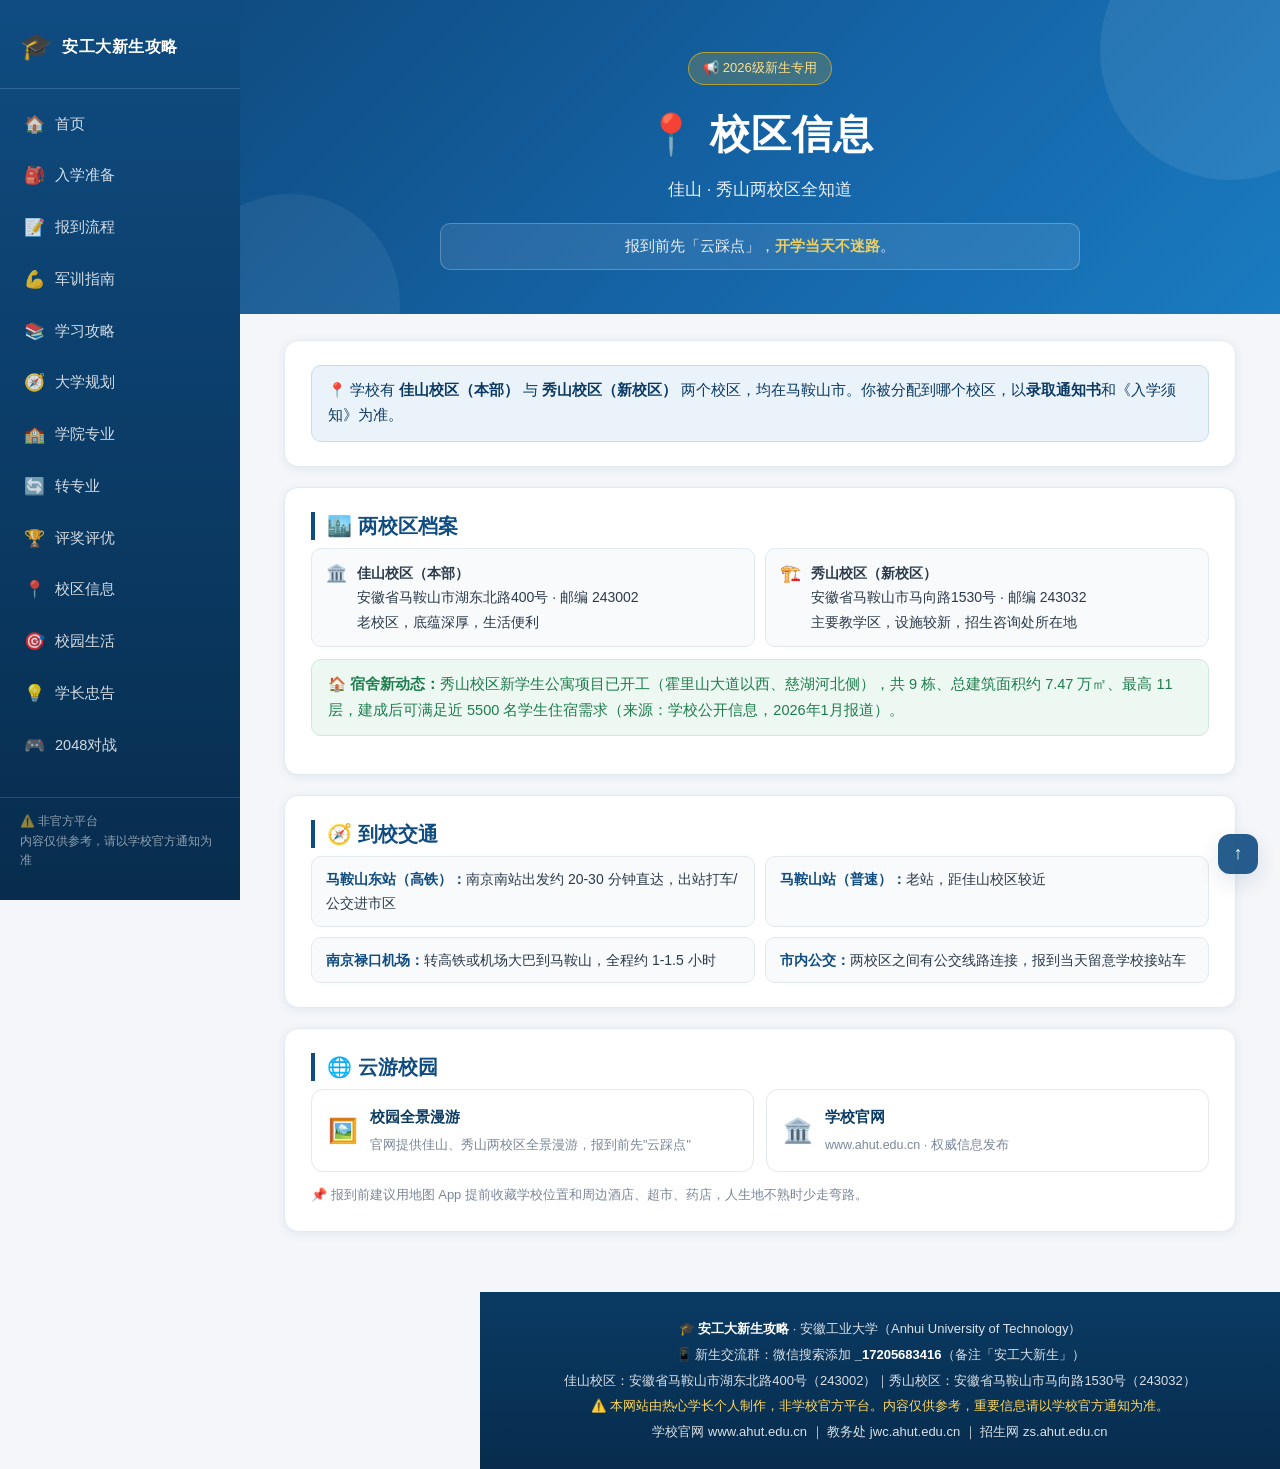
<file: campus.html>
<!DOCTYPE html>
<html lang="zh-CN">
<head>
 <meta charset="UTF-8">
 <meta name="viewport" content="width=device-width, initial-scale=1.0">
 <title>📍 校区信息 | 安工大新生攻略</title>
 <meta name="description" content="安徽工业大学校区信息：佳山校区、秀山校区地址、交通路线、新宿舍动态、全景漫游">
 <meta name="theme-color" content="#0f4c81">
 <link rel="stylesheet" href="css/style.css">
</head>
<body>

<!-- ================= 左侧目录 ================= -->
<nav class="sidebar-nav" id="sidebar-nav" aria-label="目录导航">
 <div class="sidebar-logo">
 <span class="logo-icon">🎓</span>
 <span class="logo-text">安工大新生攻略</span>
 </div>
 <a class='' href='index.html'><span class="nav-icon">🏠</span><span>首页</span></a>
 <a class='' href='prepare.html'><span class="nav-icon">🎒</span><span>入学准备</span></a>
 <a class='' href='report.html'><span class="nav-icon">📝</span><span>报到流程</span></a>
 <a class='' href='military.html'><span class="nav-icon">💪</span><span>军训指南</span></a>
 <a class='' href='study.html'><span class="nav-icon">📚</span><span>学习攻略</span></a>
 <a class='' href='plan.html'><span class="nav-icon">🧭</span><span>大学规划</span></a>
 <a class='' href='colleges.html'><span class="nav-icon">🏫</span><span>学院专业</span></a>
 <a class='' href='transfer.html'><span class="nav-icon">🔄</span><span>转专业</span></a>
 <a class='' href='awards.html'><span class="nav-icon">🏆</span><span>评奖评优</span></a>
 <a class='' href='campus.html'><span class="nav-icon">📍</span><span>校区信息</span></a>
 <a class='' href='clubs.html'><span class="nav-icon">🎯</span><span>校园生活</span></a>
 <a class='' href='tips.html'><span class="nav-icon">💡</span><span>学长忠告</span></a>
 <a class='' href='2048.html'><span class="nav-icon">🎮</span><span>2048对战</span></a>
 <div class="sidebar-foot">⚠️ 非官方平台<br>内容仅供参考，请以学校官方通知为准</div>
</nav>
<div class="sidebar-mask" id="sidebar-mask"></div>

<div class="main">

<!-- ================= Hero ================= -->
<header class="hero">
 <span class="badge">📢 2026级新生专用</span>
 <h1>📍 校区信息</h1>
 <p class="sub">佳山 · 秀山两校区全知道</p>
 <p class="tag">报到前先「云踩点」，<b>开学当天不迷路</b>。</p>
</header>

<div class="wrap">

 <section class="block">
 <div class="callout blue" style="margin:0;">
 📍 学校有 <b>佳山校区（本部）</b> 与 <b>秀山校区（新校区）</b> 两个校区，均在马鞍山市。你被分配到哪个校区，以<b>录取通知书</b>和《入学须知》为准。
 </div>
 </section>

 <section class="block">
 <h2>🏙️ 两校区档案</h2>
 <div class="school-info-banner">
 <div class="school-info-card">
 <span class="info-icon">🏛️</span>
 <span><b>佳山校区（本部）</b><br>安徽省马鞍山市湖东北路400号 · 邮编 243002<br>老校区，底蕴深厚，生活便利</span>
 </div>
 <div class="school-info-card">
 <span class="info-icon">🏗️</span>
 <span><b>秀山校区（新校区）</b><br>安徽省马鞍山市马向路1530号 · 邮编 243032<br>主要教学区，设施较新，招生咨询处所在地</span>
 </div>
 </div>
 <div class="callout green" style="margin-top:12px;">
 🏠 <b>宿舍新动态：</b>秀山校区新学生公寓项目已开工（霍里山大道以西、慈湖河北侧），共 9 栋、总建筑面积约 7.47 万㎡、最高 11 层，建成后可满足近 5500 名学生住宿需求（来源：学校公开信息，2026年1月报道）。
 </div>
 </section>

 <section class="block">
 <h2>🧭 到校交通</h2>
 <div class="grid2">
 <div class="item"><b>马鞍山东站（高铁）：</b>南京南站出发约 20-30 分钟直达，出站打车/公交进市区</div>
 <div class="item"><b>马鞍山站（普速）：</b>老站，距佳山校区较近</div>
 <div class="item"><b>南京禄口机场：</b>转高铁或机场大巴到马鞍山，全程约 1-1.5 小时</div>
 <div class="item"><b>市内公交：</b>两校区之间有公交线路连接，报到当天留意学校接站车</div>
 </div>
 </section>

 <section class="block">
 <h2>🌐 云游校园</h2>
 <div class="links">
 <a class="link-card" href="https://www.ahut.edu.cn/xxgk/xyqjmy.htm" target="_blank" rel="noopener">
 <span class="ico">🖼️</span>
 <span><span class="t">校园全景漫游</span><br><span class="d">官网提供佳山、秀山两校区全景漫游，报到前先"云踩点"</span></span>
 </a>
 <a class="link-card" href="https://www.ahut.edu.cn/" target="_blank" rel="noopener">
 <span class="ico">🏛️</span>
 <span><span class="t">学校官网</span><br><span class="d">www.ahut.edu.cn · 权威信息发布</span></span>
 </a>
 </div>
 <p style="font-size:13px;color:var(--muted);margin-top:12px;">
 📌 报到前建议用地图 App 提前收藏学校位置和周边酒店、超市、药店，人生地不熟时少走弯路。
 </p>
 </section>

</div>

<!-- ================= 页脚 ================= -->
<footer>
 <div><b>🎓 安工大新生攻略</b> · 安徽工业大学（Anhui University of Technology）</div>
 <div>📱 新生交流群：微信搜索添加 <b>_17205683416</b>（备注「安工大新生」）</div>
 <div>佳山校区：安徽省马鞍山市湖东北路400号（243002）｜秀山校区：安徽省马鞍山市马向路1530号（243032）</div>
 <div class="warn">⚠️ 本网站由热心学长个人制作，非学校官方平台。内容仅供参考，重要信息请以学校官方通知为准。</div>
 <div>学校官网 www.ahut.edu.cn ｜ 教务处 jwc.ahut.edu.cn ｜ 招生网 zs.ahut.edu.cn</div>
</footer>

</div><!-- /.main -->

<!-- 移动端汉堡按钮 + 底部快捷导航 -->
<button class="menu-btn" id="menu-btn" aria-label="打开目录">☰</button>
<nav class="bottom-nav" aria-label="底部快捷导航">
 <a class='' href='index.html'><span class="nav-icon">🏠</span><span>首页</span></a>
 <a class='' href='study.html'><span class="nav-icon">📚</span><span>学习</span></a>
 <a class='' href='plan.html'><span class="nav-icon">🧭</span><span>规划</span></a>
 <a class='' href='tips.html'><span class="nav-icon">💡</span><span>忠告</span></a>
</nav>

<a class="totop" href="#" aria-label="回到顶部">↑</a>

<script>
(function(){
 var nav = document.getElementById('sidebar-nav');
 var mask = document.getElementById('sidebar-mask');
 var btn = document.getElementById('menu-btn');
 function closeSide(){ nav.classList.remove('open'); mask.classList.remove('show'); }
 if (btn) btn.addEventListener('click', function(){
 nav.classList.toggle('open');
 mask.classList.toggle('show');
 });
 if (mask) mask.addEventListener('click', closeSide);
 nav.querySelectorAll('a').forEach(function(a){
 a.addEventListener('click', function(){ if (window.innerWidth <= 900) closeSide(); });
 });
})();
</script>

</body>
</html>
</file>
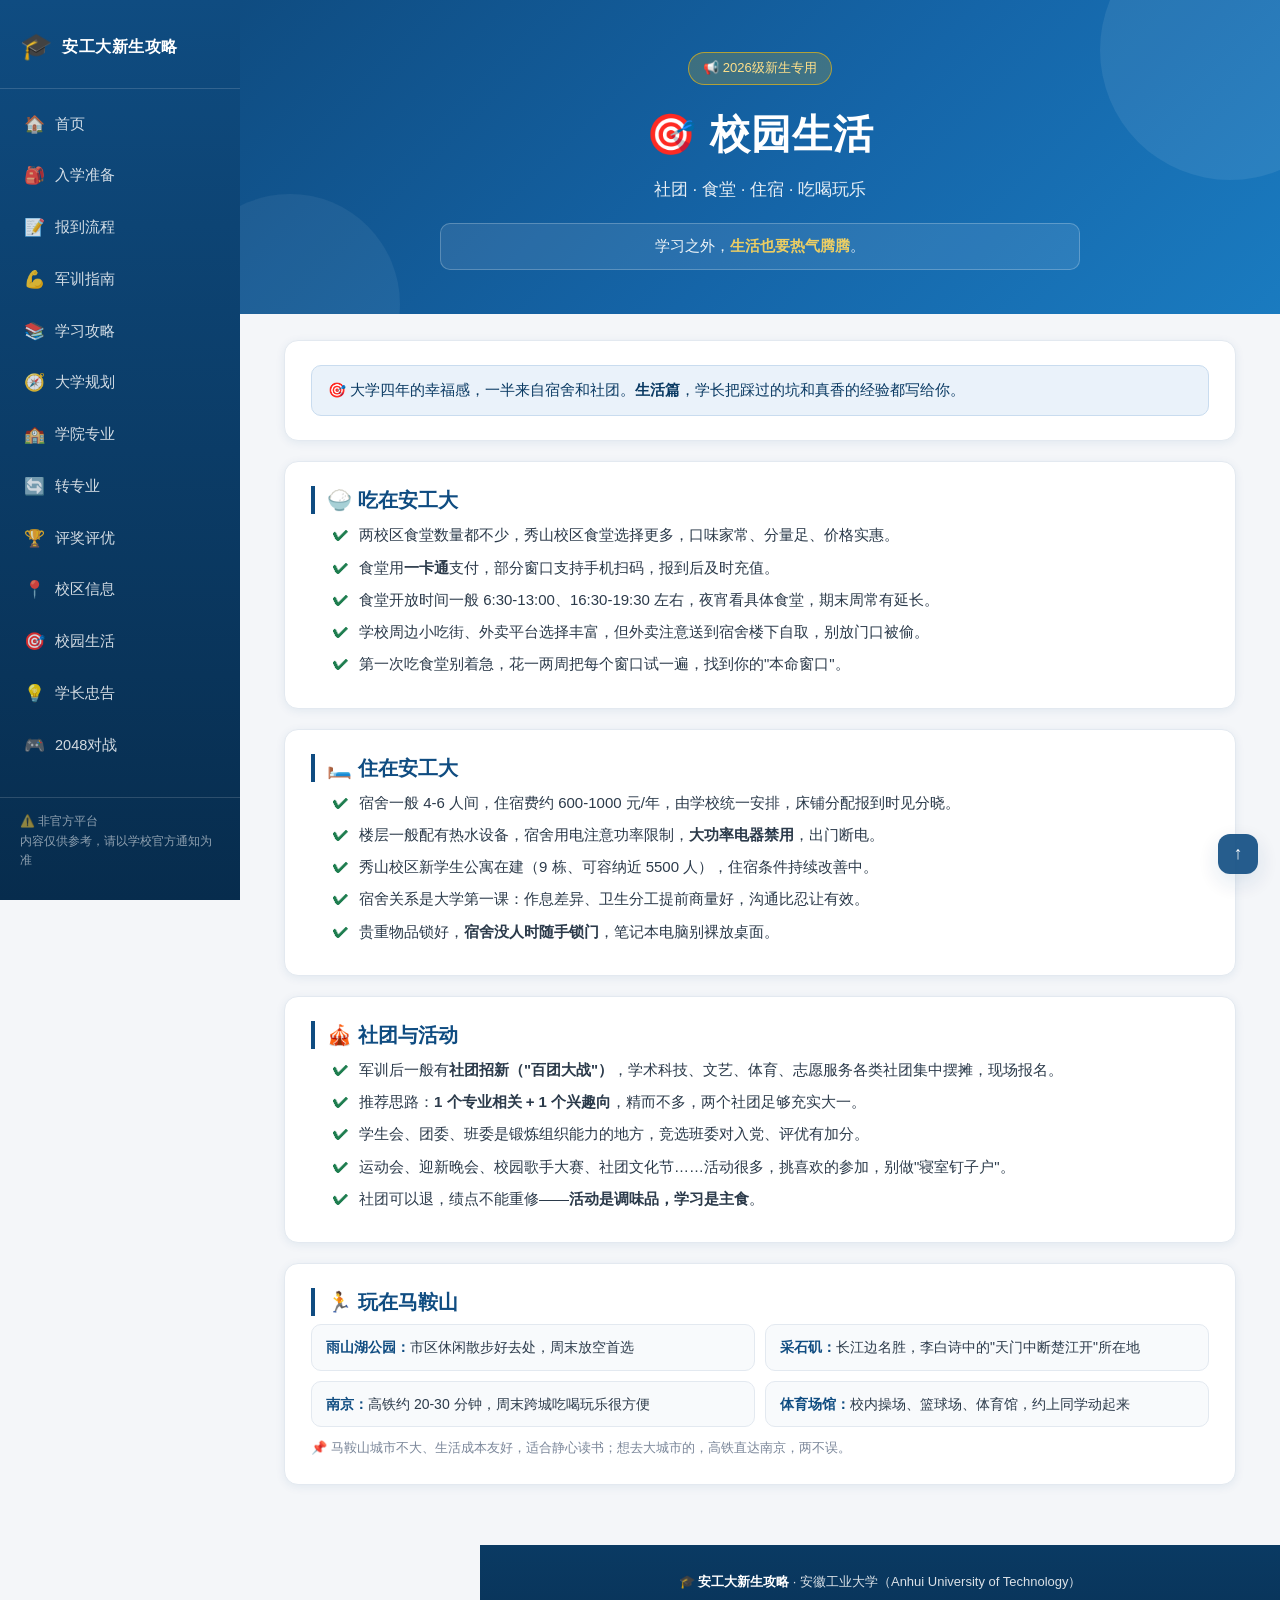
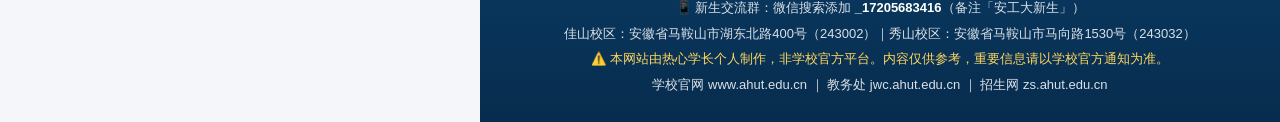
<file: clubs.html>
<!DOCTYPE html>
<html lang="zh-CN">
<head>
 <meta charset="UTF-8">
 <meta name="viewport" content="width=device-width, initial-scale=1.0">
 <title>🎯 校园生活 | 安工大新生攻略</title>
 <meta name="description" content="安徽工业大学校园生活：食堂、宿舍、社团招新、运动场馆、马鞍山玩乐指南">
 <meta name="theme-color" content="#0f4c81">
 <link rel="stylesheet" href="css/style.css">
</head>
<body>

<!-- ================= 左侧目录 ================= -->
<nav class="sidebar-nav" id="sidebar-nav" aria-label="目录导航">
 <div class="sidebar-logo">
 <span class="logo-icon">🎓</span>
 <span class="logo-text">安工大新生攻略</span>
 </div>
 <a class='' href='index.html'><span class="nav-icon">🏠</span><span>首页</span></a>
 <a class='' href='prepare.html'><span class="nav-icon">🎒</span><span>入学准备</span></a>
 <a class='' href='report.html'><span class="nav-icon">📝</span><span>报到流程</span></a>
 <a class='' href='military.html'><span class="nav-icon">💪</span><span>军训指南</span></a>
 <a class='' href='study.html'><span class="nav-icon">📚</span><span>学习攻略</span></a>
 <a class='' href='plan.html'><span class="nav-icon">🧭</span><span>大学规划</span></a>
 <a class='' href='colleges.html'><span class="nav-icon">🏫</span><span>学院专业</span></a>
 <a class='' href='transfer.html'><span class="nav-icon">🔄</span><span>转专业</span></a>
 <a class='' href='awards.html'><span class="nav-icon">🏆</span><span>评奖评优</span></a>
 <a class='' href='campus.html'><span class="nav-icon">📍</span><span>校区信息</span></a>
 <a class='' href='clubs.html'><span class="nav-icon">🎯</span><span>校园生活</span></a>
 <a class='' href='tips.html'><span class="nav-icon">💡</span><span>学长忠告</span></a>
 <a class='' href='2048.html'><span class="nav-icon">🎮</span><span>2048对战</span></a>
 <div class="sidebar-foot">⚠️ 非官方平台<br>内容仅供参考，请以学校官方通知为准</div>
</nav>
<div class="sidebar-mask" id="sidebar-mask"></div>

<div class="main">

<!-- ================= Hero ================= -->
<header class="hero">
 <span class="badge">📢 2026级新生专用</span>
 <h1>🎯 校园生活</h1>
 <p class="sub">社团 · 食堂 · 住宿 · 吃喝玩乐</p>
 <p class="tag">学习之外，<b>生活也要热气腾腾</b>。</p>
</header>

<div class="wrap">

 <section class="block">
 <div class="callout blue" style="margin:0;">
 🎯 大学四年的幸福感，一半来自宿舍和社团。<b>生活篇</b>，学长把踩过的坑和真香的经验都写给你。
 </div>
 </section>

 <section class="block">
 <h2>🍚 吃在安工大</h2>
 <ul class="list-check">
 <li>两校区食堂数量都不少，秀山校区食堂选择更多，口味家常、分量足、价格实惠。</li>
 <li>食堂用<b>一卡通</b>支付，部分窗口支持手机扫码，报到后及时充值。</li>
 <li>食堂开放时间一般 6:30-13:00、16:30-19:30 左右，夜宵看具体食堂，期末周常有延长。</li>
 <li>学校周边小吃街、外卖平台选择丰富，但外卖注意送到宿舍楼下自取，别放门口被偷。</li>
 <li>第一次吃食堂别着急，花一两周把每个窗口试一遍，找到你的"本命窗口"。</li>
 </ul>
 </section>

 <section class="block">
 <h2>🛏️ 住在安工大</h2>
 <ul class="list-check">
 <li>宿舍一般 4-6 人间，住宿费约 600-1000 元/年，由学校统一安排，床铺分配报到时见分晓。</li>
 <li>楼层一般配有热水设备，宿舍用电注意功率限制，<b>大功率电器禁用</b>，出门断电。</li>
 <li>秀山校区新学生公寓在建（9 栋、可容纳近 5500 人），住宿条件持续改善中。</li>
 <li>宿舍关系是大学第一课：作息差异、卫生分工提前商量好，沟通比忍让有效。</li>
 <li>贵重物品锁好，<b>宿舍没人时随手锁门</b>，笔记本电脑别裸放桌面。</li>
 </ul>
 </section>

 <section class="block">
 <h2>🎪 社团与活动</h2>
 <ul class="list-check">
 <li>军训后一般有<b>社团招新（"百团大战"）</b>，学术科技、文艺、体育、志愿服务各类社团集中摆摊，现场报名。</li>
 <li>推荐思路：<b>1 个专业相关 + 1 个兴趣向</b>，精而不多，两个社团足够充实大一。</li>
 <li>学生会、团委、班委是锻炼组织能力的地方，竞选班委对入党、评优有加分。</li>
 <li>运动会、迎新晚会、校园歌手大赛、社团文化节……活动很多，挑喜欢的参加，别做"寝室钉子户"。</li>
 <li>社团可以退，绩点不能重修——<b>活动是调味品，学习是主食</b>。</li>
 </ul>
 </section>

 <section class="block">
 <h2>🏃 玩在马鞍山</h2>
 <div class="grid2">
 <div class="item"><b>雨山湖公园：</b>市区休闲散步好去处，周末放空首选</div>
 <div class="item"><b>采石矶：</b>长江边名胜，李白诗中的"天门中断楚江开"所在地</div>
 <div class="item"><b>南京：</b>高铁约 20-30 分钟，周末跨城吃喝玩乐很方便</div>
 <div class="item"><b>体育场馆：</b>校内操场、篮球场、体育馆，约上同学动起来</div>
 </div>
 <p style="font-size:13px;color:var(--muted);margin-top:10px;">
 📌 马鞍山城市不大、生活成本友好，适合静心读书；想去大城市的，高铁直达南京，两不误。
 </p>
 </section>

</div>

<!-- ================= 页脚 ================= -->
<footer>
 <div><b>🎓 安工大新生攻略</b> · 安徽工业大学（Anhui University of Technology）</div>
 <div>📱 新生交流群：微信搜索添加 <b>_17205683416</b>（备注「安工大新生」）</div>
 <div>佳山校区：安徽省马鞍山市湖东北路400号（243002）｜秀山校区：安徽省马鞍山市马向路1530号（243032）</div>
 <div class="warn">⚠️ 本网站由热心学长个人制作，非学校官方平台。内容仅供参考，重要信息请以学校官方通知为准。</div>
 <div>学校官网 www.ahut.edu.cn ｜ 教务处 jwc.ahut.edu.cn ｜ 招生网 zs.ahut.edu.cn</div>
</footer>

</div><!-- /.main -->

<!-- 移动端汉堡按钮 + 底部快捷导航 -->
<button class="menu-btn" id="menu-btn" aria-label="打开目录">☰</button>
<nav class="bottom-nav" aria-label="底部快捷导航">
 <a class='' href='index.html'><span class="nav-icon">🏠</span><span>首页</span></a>
 <a class='' href='study.html'><span class="nav-icon">📚</span><span>学习</span></a>
 <a class='' href='plan.html'><span class="nav-icon">🧭</span><span>规划</span></a>
 <a class='' href='tips.html'><span class="nav-icon">💡</span><span>忠告</span></a>
</nav>

<a class="totop" href="#" aria-label="回到顶部">↑</a>

<script>
(function(){
 var nav = document.getElementById('sidebar-nav');
 var mask = document.getElementById('sidebar-mask');
 var btn = document.getElementById('menu-btn');
 function closeSide(){ nav.classList.remove('open'); mask.classList.remove('show'); }
 if (btn) btn.addEventListener('click', function(){
 nav.classList.toggle('open');
 mask.classList.toggle('show');
 });
 if (mask) mask.addEventListener('click', closeSide);
 nav.querySelectorAll('a').forEach(function(a){
 a.addEventListener('click', function(){ if (window.innerWidth <= 900) closeSide(); });
 });
})();
</script>

</body>
</html>
</file>
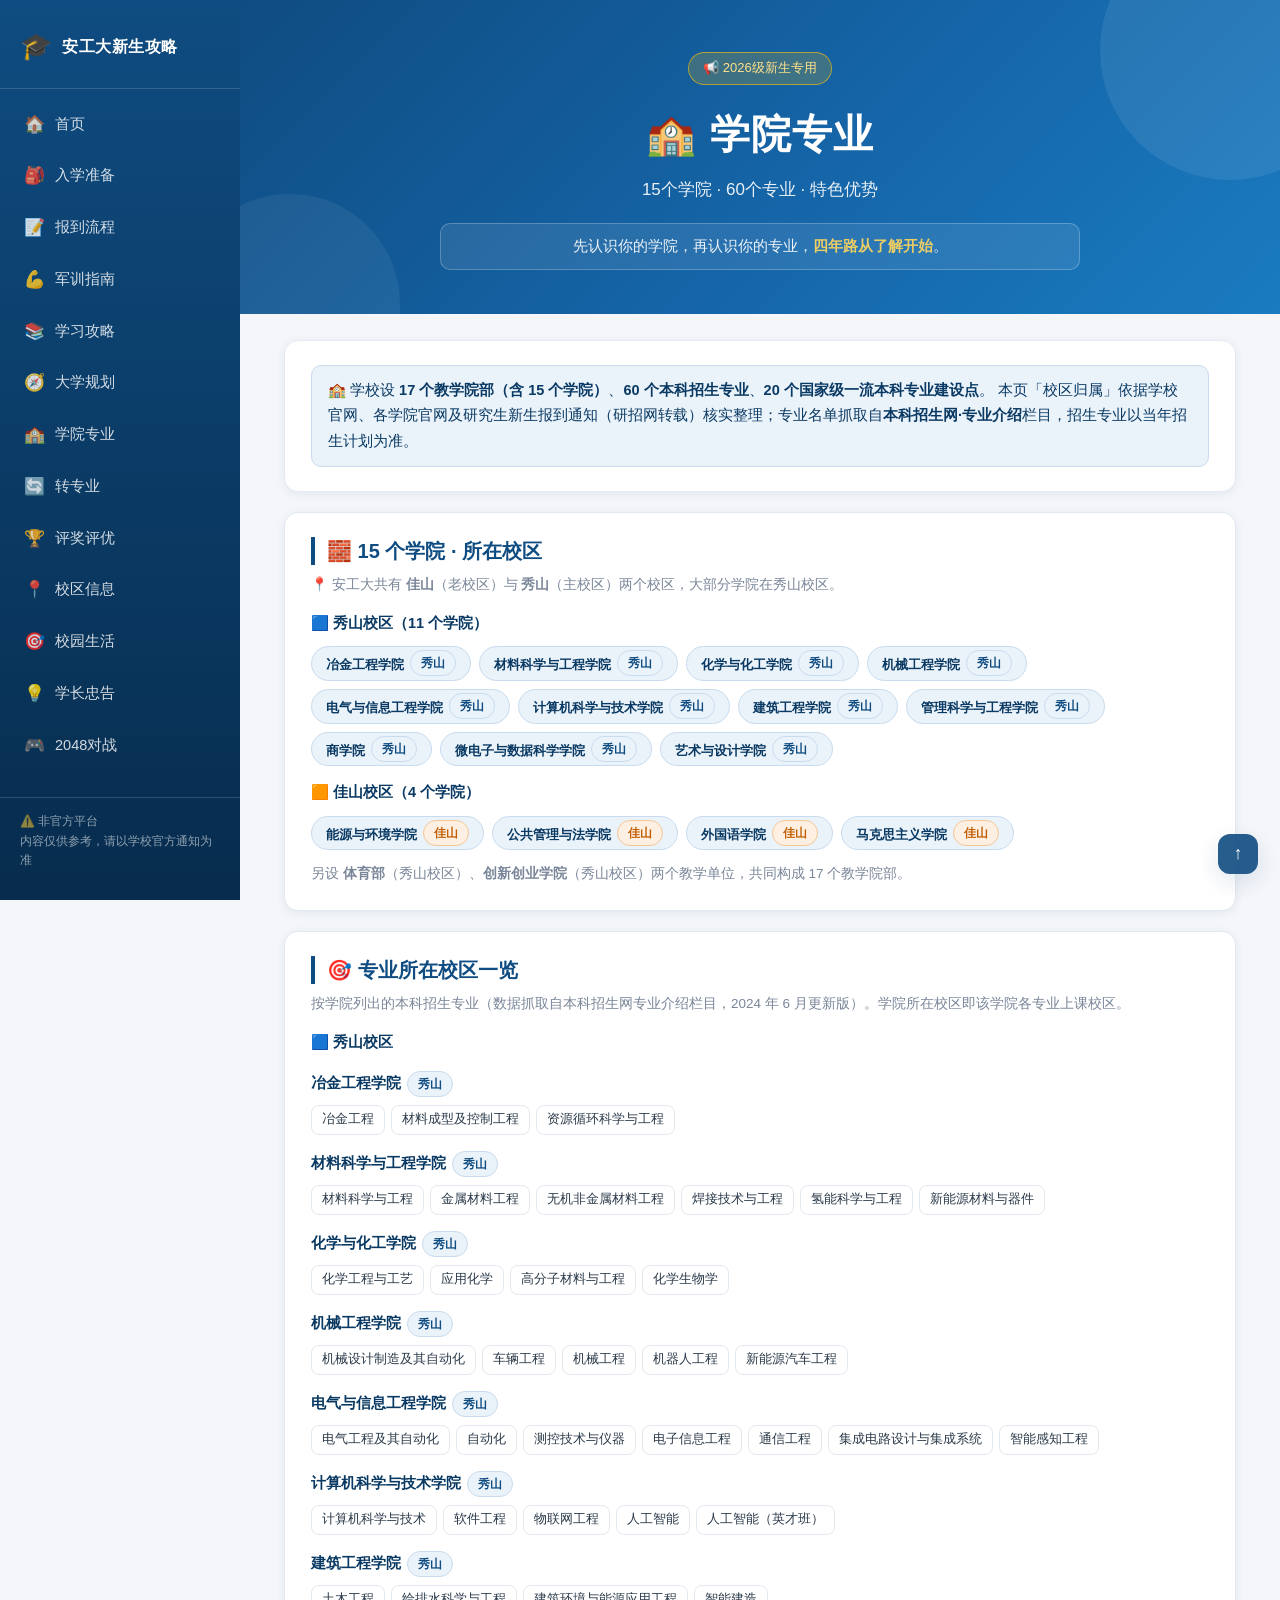
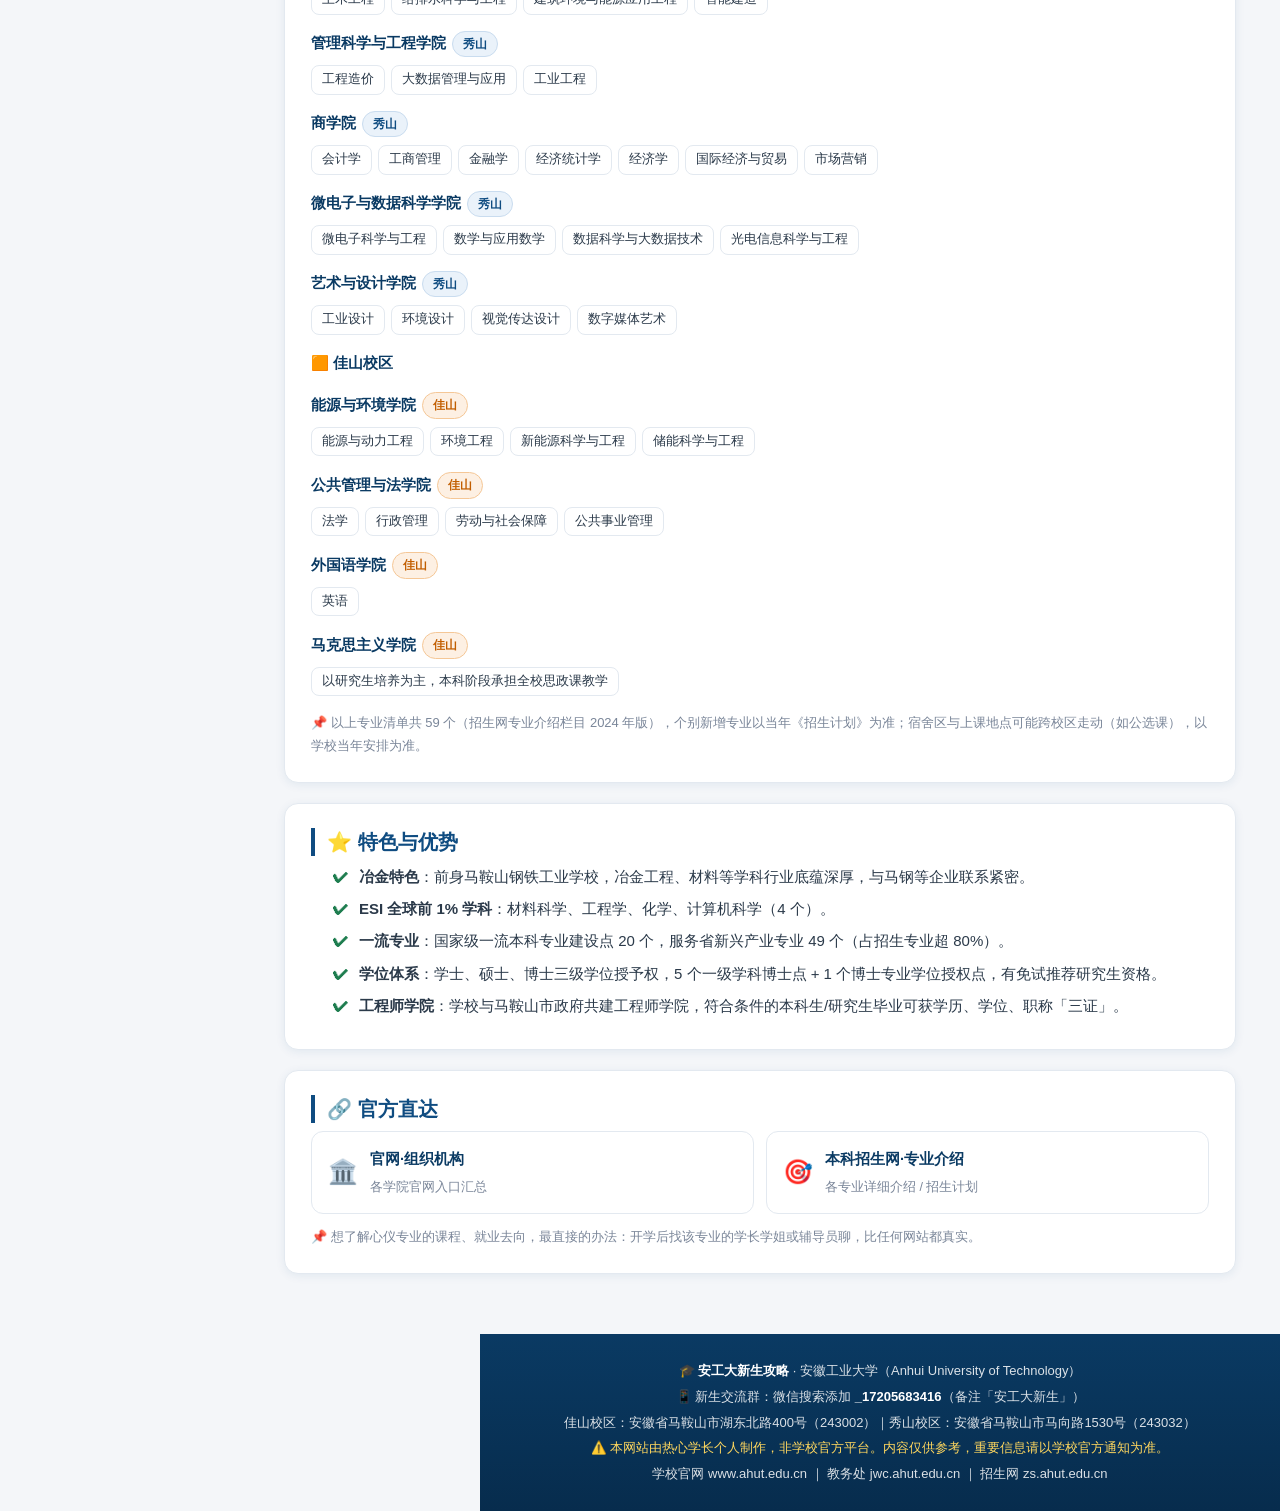
<file: colleges.html>
<!DOCTYPE html>
<html lang="zh-CN">
<head>
 <meta charset="UTF-8">
 <meta name="viewport" content="width=device-width, initial-scale=1.0">
 <title>🏫 学院专业 | 安工大新生攻略</title>
 <meta name="description" content="安徽工业大学学院专业：15个学院名单、60个本科专业、国家级一流专业、特色优势">
 <meta name="theme-color" content="#0f4c81">
 <link rel="stylesheet" href="css/style.css">
</head>
<body>

<!-- ================= 左侧目录 ================= -->
<nav class="sidebar-nav" id="sidebar-nav" aria-label="目录导航">
 <div class="sidebar-logo">
 <span class="logo-icon">🎓</span>
 <span class="logo-text">安工大新生攻略</span>
 </div>
 <a class='' href='index.html'><span class="nav-icon">🏠</span><span>首页</span></a>
 <a class='' href='prepare.html'><span class="nav-icon">🎒</span><span>入学准备</span></a>
 <a class='' href='report.html'><span class="nav-icon">📝</span><span>报到流程</span></a>
 <a class='' href='military.html'><span class="nav-icon">💪</span><span>军训指南</span></a>
 <a class='' href='study.html'><span class="nav-icon">📚</span><span>学习攻略</span></a>
 <a class='' href='plan.html'><span class="nav-icon">🧭</span><span>大学规划</span></a>
 <a class='' href='colleges.html'><span class="nav-icon">🏫</span><span>学院专业</span></a>
 <a class='' href='transfer.html'><span class="nav-icon">🔄</span><span>转专业</span></a>
 <a class='' href='awards.html'><span class="nav-icon">🏆</span><span>评奖评优</span></a>
 <a class='' href='campus.html'><span class="nav-icon">📍</span><span>校区信息</span></a>
 <a class='' href='clubs.html'><span class="nav-icon">🎯</span><span>校园生活</span></a>
 <a class='' href='tips.html'><span class="nav-icon">💡</span><span>学长忠告</span></a>
 <a class='' href='2048.html'><span class="nav-icon">🎮</span><span>2048对战</span></a>
 <div class="sidebar-foot">⚠️ 非官方平台<br>内容仅供参考，请以学校官方通知为准</div>
</nav>
<div class="sidebar-mask" id="sidebar-mask"></div>

<div class="main">

<!-- ================= Hero ================= -->
<header class="hero">
 <span class="badge">📢 2026级新生专用</span>
 <h1>🏫 学院专业</h1>
 <p class="sub">15个学院 · 60个专业 · 特色优势</p>
 <p class="tag">先认识你的学院，再认识你的专业，<b>四年路从了解开始</b>。</p>
</header>

<div class="wrap">

 <section class="block">
 <div class="callout blue" style="margin:0;">
 🏫 学校设 <b>17 个教学院部（含 15 个学院）</b>、<b>60 个本科招生专业</b>、<b>20 个国家级一流本科专业建设点</b>。
 本页「校区归属」依据学校官网、各学院官网及研究生新生报到通知（研招网转载）核实整理；专业名单抓取自<b>本科招生网·专业介绍</b>栏目，招生专业以当年招生计划为准。
 </div>
 </section>

 <section class="block">
 <h2>🧱 15 个学院 · 所在校区</h2>
 <p style="font-size:13.5px;color:var(--muted);margin:0 0 10px;">📍 安工大共有 <b>佳山</b>（老校区）与 <b>秀山</b>（主校区）两个校区，大部分学院在秀山校区。</p>
 <h3 style="font-size:14.5px;color:var(--blue-dark);margin:14px 0 8px;">🟦 秀山校区（11 个学院）</h3>
 <div class="pills">
 <span class="pill">冶金工程学院<span class="campus-badge xs">秀山</span></span>
 <span class="pill">材料科学与工程学院<span class="campus-badge xs">秀山</span></span>
 <span class="pill">化学与化工学院<span class="campus-badge xs">秀山</span></span>
 <span class="pill">机械工程学院<span class="campus-badge xs">秀山</span></span>
 <span class="pill">电气与信息工程学院<span class="campus-badge xs">秀山</span></span>
 <span class="pill">计算机科学与技术学院<span class="campus-badge xs">秀山</span></span>
 <span class="pill">建筑工程学院<span class="campus-badge xs">秀山</span></span>
 <span class="pill">管理科学与工程学院<span class="campus-badge xs">秀山</span></span>
 <span class="pill">商学院<span class="campus-badge xs">秀山</span></span>
 <span class="pill">微电子与数据科学学院<span class="campus-badge xs">秀山</span></span>
 <span class="pill">艺术与设计学院<span class="campus-badge xs">秀山</span></span>
 </div>
 <h3 style="font-size:14.5px;color:var(--blue-dark);margin:14px 0 8px;">🟧 佳山校区（4 个学院）</h3>
 <div class="pills">
 <span class="pill">能源与环境学院<span class="campus-badge js">佳山</span></span>
 <span class="pill">公共管理与法学院<span class="campus-badge js">佳山</span></span>
 <span class="pill">外国语学院<span class="campus-badge js">佳山</span></span>
 <span class="pill">马克思主义学院<span class="campus-badge js">佳山</span></span>
 </div>
 <p style="font-size:13.5px;color:var(--muted);margin-top:12px;">
 另设 <b>体育部</b>（秀山校区）、<b>创新创业学院</b>（秀山校区）两个教学单位，共同构成 17 个教学院部。
 </p>
 </section>

 <section class="block">
 <h2>🎯 专业所在校区一览</h2>
 <p style="font-size:13.5px;color:var(--muted);margin:0 0 14px;">按学院列出的本科招生专业（数据抓取自本科招生网专业介绍栏目，2024 年 6 月更新版）。学院所在校区即该学院各专业上课校区。</p>
 <div class="major-group"><h3>🟦 秀山校区</h3></div>
 <div class="major-group"><h3>冶金工程学院 <span class="campus-badge xs">秀山</span></h3><div class="major-tags"><span class="mt">冶金工程</span><span class="mt">材料成型及控制工程</span><span class="mt">资源循环科学与工程</span></div></div>
 <div class="major-group"><h3>材料科学与工程学院 <span class="campus-badge xs">秀山</span></h3><div class="major-tags"><span class="mt">材料科学与工程</span><span class="mt">金属材料工程</span><span class="mt">无机非金属材料工程</span><span class="mt">焊接技术与工程</span><span class="mt">氢能科学与工程</span><span class="mt">新能源材料与器件</span></div></div>
 <div class="major-group"><h3>化学与化工学院 <span class="campus-badge xs">秀山</span></h3><div class="major-tags"><span class="mt">化学工程与工艺</span><span class="mt">应用化学</span><span class="mt">高分子材料与工程</span><span class="mt">化学生物学</span></div></div>
 <div class="major-group"><h3>机械工程学院 <span class="campus-badge xs">秀山</span></h3><div class="major-tags"><span class="mt">机械设计制造及其自动化</span><span class="mt">车辆工程</span><span class="mt">机械工程</span><span class="mt">机器人工程</span><span class="mt">新能源汽车工程</span></div></div>
 <div class="major-group"><h3>电气与信息工程学院 <span class="campus-badge xs">秀山</span></h3><div class="major-tags"><span class="mt">电气工程及其自动化</span><span class="mt">自动化</span><span class="mt">测控技术与仪器</span><span class="mt">电子信息工程</span><span class="mt">通信工程</span><span class="mt">集成电路设计与集成系统</span><span class="mt">智能感知工程</span></div></div>
 <div class="major-group"><h3>计算机科学与技术学院 <span class="campus-badge xs">秀山</span></h3><div class="major-tags"><span class="mt">计算机科学与技术</span><span class="mt">软件工程</span><span class="mt">物联网工程</span><span class="mt">人工智能</span><span class="mt">人工智能（英才班）</span></div></div>
 <div class="major-group"><h3>建筑工程学院 <span class="campus-badge xs">秀山</span></h3><div class="major-tags"><span class="mt">土木工程</span><span class="mt">给排水科学与工程</span><span class="mt">建筑环境与能源应用工程</span><span class="mt">智能建造</span></div></div>
 <div class="major-group"><h3>管理科学与工程学院 <span class="campus-badge xs">秀山</span></h3><div class="major-tags"><span class="mt">工程造价</span><span class="mt">大数据管理与应用</span><span class="mt">工业工程</span></div></div>
 <div class="major-group"><h3>商学院 <span class="campus-badge xs">秀山</span></h3><div class="major-tags"><span class="mt">会计学</span><span class="mt">工商管理</span><span class="mt">金融学</span><span class="mt">经济统计学</span><span class="mt">经济学</span><span class="mt">国际经济与贸易</span><span class="mt">市场营销</span></div></div>
 <div class="major-group"><h3>微电子与数据科学学院 <span class="campus-badge xs">秀山</span></h3><div class="major-tags"><span class="mt">微电子科学与工程</span><span class="mt">数学与应用数学</span><span class="mt">数据科学与大数据技术</span><span class="mt">光电信息科学与工程</span></div></div>
 <div class="major-group"><h3>艺术与设计学院 <span class="campus-badge xs">秀山</span></h3><div class="major-tags"><span class="mt">工业设计</span><span class="mt">环境设计</span><span class="mt">视觉传达设计</span><span class="mt">数字媒体艺术</span></div></div>
 <div class="major-group"><h3>🟧 佳山校区</h3></div>
 <div class="major-group"><h3>能源与环境学院 <span class="campus-badge js">佳山</span></h3><div class="major-tags"><span class="mt">能源与动力工程</span><span class="mt">环境工程</span><span class="mt">新能源科学与工程</span><span class="mt">储能科学与工程</span></div></div>
 <div class="major-group"><h3>公共管理与法学院 <span class="campus-badge js">佳山</span></h3><div class="major-tags"><span class="mt">法学</span><span class="mt">行政管理</span><span class="mt">劳动与社会保障</span><span class="mt">公共事业管理</span></div></div>
 <div class="major-group"><h3>外国语学院 <span class="campus-badge js">佳山</span></h3><div class="major-tags"><span class="mt">英语</span></div></div>
 <div class="major-group"><h3>马克思主义学院 <span class="campus-badge js">佳山</span></h3><div class="major-tags"><span class="mt">以研究生培养为主，本科阶段承担全校思政课教学</span></div></div>
 <p style="font-size:13px;color:var(--muted);margin-top:12px;">
 📌 以上专业清单共 59 个（招生网专业介绍栏目 2024 年版），个别新增专业以当年《招生计划》为准；宿舍区与上课地点可能跨校区走动（如公选课），以学校当年安排为准。
 </p>
 </section>

 <section class="block">
 <h2>⭐ 特色与优势</h2>
 <ul class="list-check">
 <li><b>冶金特色</b>：前身马鞍山钢铁工业学校，冶金工程、材料等学科行业底蕴深厚，与马钢等企业联系紧密。</li>
 <li><b>ESI 全球前 1% 学科</b>：材料科学、工程学、化学、计算机科学（4 个）。</li>
 <li><b>一流专业</b>：国家级一流本科专业建设点 20 个，服务省新兴产业专业 49 个（占招生专业超 80%）。</li>
 <li><b>学位体系</b>：学士、硕士、博士三级学位授予权，5 个一级学科博士点 + 1 个博士专业学位授权点，有免试推荐研究生资格。</li>
 <li><b>工程师学院</b>：学校与马鞍山市政府共建工程师学院，符合条件的本科生/研究生毕业可获学历、学位、职称「三证」。</li>
 </ul>
 </section>

 <section class="block">
 <h2>🔗 官方直达</h2>
 <div class="links">
 <a class="link-card" href="https://www.ahut.edu.cn/zzjg.htm" target="_blank" rel="noopener">
 <span class="ico">🏛️</span>
 <span><span class="t">官网·组织机构</span><br><span class="d">各学院官网入口汇总</span></span>
 </a>
 <a class="link-card" href="https://zs.ahut.edu.cn/" target="_blank" rel="noopener">
 <span class="ico">🎯</span>
 <span><span class="t">本科招生网·专业介绍</span><br><span class="d">各专业详细介绍 / 招生计划</span></span>
 </a>
 </div>
 <p style="font-size:13px;color:var(--muted);margin-top:12px;">
 📌 想了解心仪专业的课程、就业去向，最直接的办法：开学后找该专业的学长学姐或辅导员聊，比任何网站都真实。
 </p>
 </section>

</div>

<!-- ================= 页脚 ================= -->
<footer>
 <div><b>🎓 安工大新生攻略</b> · 安徽工业大学（Anhui University of Technology）</div>
 <div>📱 新生交流群：微信搜索添加 <b>_17205683416</b>（备注「安工大新生」）</div>
 <div>佳山校区：安徽省马鞍山市湖东北路400号（243002）｜秀山校区：安徽省马鞍山市马向路1530号（243032）</div>
 <div class="warn">⚠️ 本网站由热心学长个人制作，非学校官方平台。内容仅供参考，重要信息请以学校官方通知为准。</div>
 <div>学校官网 www.ahut.edu.cn ｜ 教务处 jwc.ahut.edu.cn ｜ 招生网 zs.ahut.edu.cn</div>
</footer>

</div><!-- /.main -->

<!-- 移动端汉堡按钮 + 底部快捷导航 -->
<button class="menu-btn" id="menu-btn" aria-label="打开目录">☰</button>
<nav class="bottom-nav" aria-label="底部快捷导航">
 <a class='' href='index.html'><span class="nav-icon">🏠</span><span>首页</span></a>
 <a class='' href='study.html'><span class="nav-icon">📚</span><span>学习</span></a>
 <a class='' href='plan.html'><span class="nav-icon">🧭</span><span>规划</span></a>
 <a class='' href='tips.html'><span class="nav-icon">💡</span><span>忠告</span></a>
</nav>

<a class="totop" href="#" aria-label="回到顶部">↑</a>

<script>
(function(){
 var nav = document.getElementById('sidebar-nav');
 var mask = document.getElementById('sidebar-mask');
 var btn = document.getElementById('menu-btn');
 function closeSide(){ nav.classList.remove('open'); mask.classList.remove('show'); }
 if (btn) btn.addEventListener('click', function(){
 nav.classList.toggle('open');
 mask.classList.toggle('show');
 });
 if (mask) mask.addEventListener('click', closeSide);
 nav.querySelectorAll('a').forEach(function(a){
 a.addEventListener('click', function(){ if (window.innerWidth <= 900) closeSide(); });
 });
})();
</script>

</body>
</html>
</file>
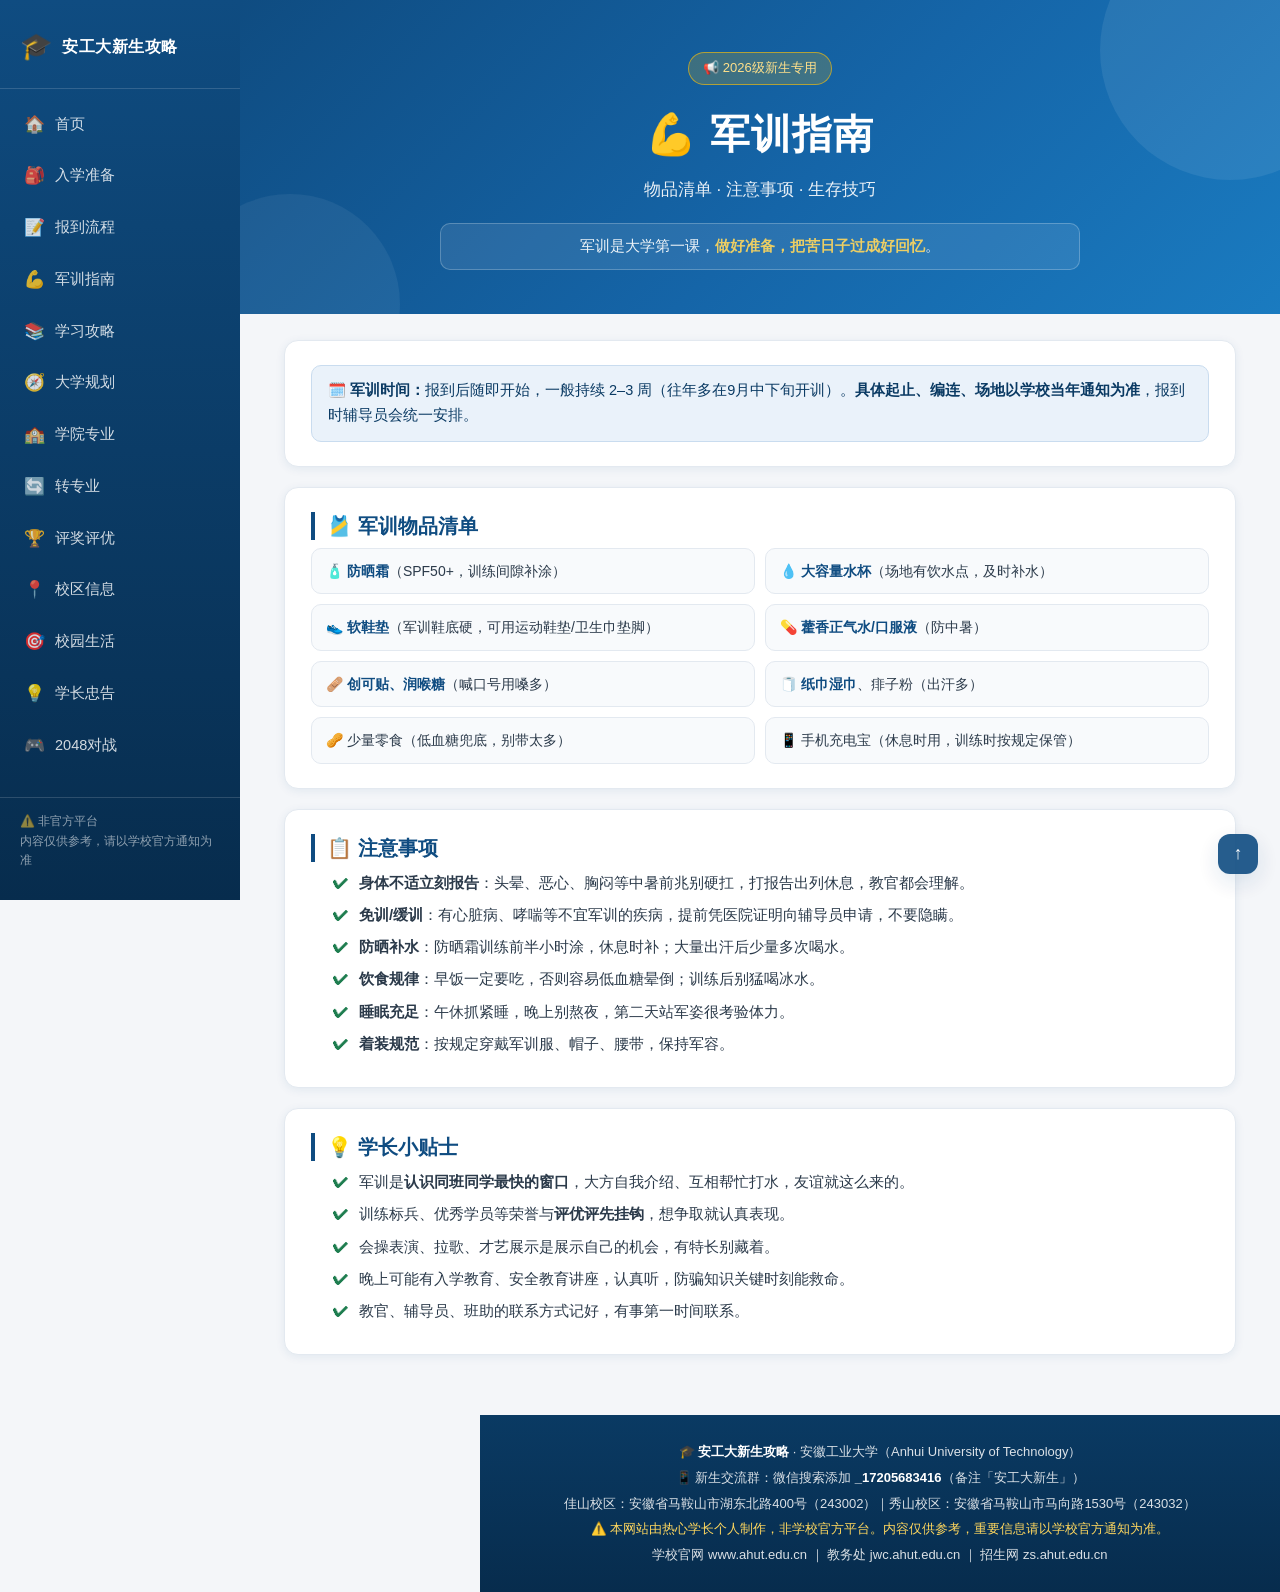
<file: military.html>
<!DOCTYPE html>
<html lang="zh-CN">
<head>
 <meta charset="UTF-8">
 <meta name="viewport" content="width=device-width, initial-scale=1.0">
 <title>💪 军训指南 | 安工大新生攻略</title>
 <meta name="description" content="安徽工业大学新生军训指南：军训物品清单、注意事项、免训缓训、学长小贴士">
 <meta name="theme-color" content="#0f4c81">
 <link rel="stylesheet" href="css/style.css">
</head>
<body>

<!-- ================= 左侧目录 ================= -->
<nav class="sidebar-nav" id="sidebar-nav" aria-label="目录导航">
 <div class="sidebar-logo">
 <span class="logo-icon">🎓</span>
 <span class="logo-text">安工大新生攻略</span>
 </div>
 <a class='' href='index.html'><span class="nav-icon">🏠</span><span>首页</span></a>
 <a class='' href='prepare.html'><span class="nav-icon">🎒</span><span>入学准备</span></a>
 <a class='' href='report.html'><span class="nav-icon">📝</span><span>报到流程</span></a>
 <a class='' href='military.html'><span class="nav-icon">💪</span><span>军训指南</span></a>
 <a class='' href='study.html'><span class="nav-icon">📚</span><span>学习攻略</span></a>
 <a class='' href='plan.html'><span class="nav-icon">🧭</span><span>大学规划</span></a>
 <a class='' href='colleges.html'><span class="nav-icon">🏫</span><span>学院专业</span></a>
 <a class='' href='transfer.html'><span class="nav-icon">🔄</span><span>转专业</span></a>
 <a class='' href='awards.html'><span class="nav-icon">🏆</span><span>评奖评优</span></a>
 <a class='' href='campus.html'><span class="nav-icon">📍</span><span>校区信息</span></a>
 <a class='' href='clubs.html'><span class="nav-icon">🎯</span><span>校园生活</span></a>
 <a class='' href='tips.html'><span class="nav-icon">💡</span><span>学长忠告</span></a>
 <a class='' href='2048.html'><span class="nav-icon">🎮</span><span>2048对战</span></a>
 <div class="sidebar-foot">⚠️ 非官方平台<br>内容仅供参考，请以学校官方通知为准</div>
</nav>
<div class="sidebar-mask" id="sidebar-mask"></div>

<div class="main">

<!-- ================= Hero ================= -->
<header class="hero">
 <span class="badge">📢 2026级新生专用</span>
 <h1>💪 军训指南</h1>
 <p class="sub">物品清单 · 注意事项 · 生存技巧</p>
 <p class="tag">军训是大学第一课，<b>做好准备，把苦日子过成好回忆</b>。</p>
</header>

<div class="wrap">

 <section class="block">
 <div class="callout blue" style="margin:0;">
 🗓️ <b>军训时间：</b>报到后随即开始，一般持续 2–3 周（往年多在9月中下旬开训）。<b>具体起止、编连、场地以学校当年通知为准</b>，报到时辅导员会统一安排。
 </div>
 </section>

 <section class="block">
 <h2>🎽 军训物品清单</h2>
 <div class="grid2">
 <div class="item">🧴 <b>防晒霜</b>（SPF50+，训练间隙补涂）</div>
 <div class="item">💧 <b>大容量水杯</b>（场地有饮水点，及时补水）</div>
 <div class="item">👟 <b>软鞋垫</b>（军训鞋底硬，可用运动鞋垫/卫生巾垫脚）</div>
 <div class="item">💊 <b>藿香正气水/口服液</b>（防中暑）</div>
 <div class="item">🩹 <b>创可贴、润喉糖</b>（喊口号用嗓多）</div>
 <div class="item">🧻 <b>纸巾湿巾</b>、痱子粉（出汗多）</div>
 <div class="item">🥜 少量零食（低血糖兜底，别带太多）</div>
 <div class="item">📱 手机充电宝（休息时用，训练时按规定保管）</div>
 </div>
 </section>

 <section class="block">
 <h2>📋 注意事项</h2>
 <ul class="list-check">
 <li><b>身体不适立刻报告</b>：头晕、恶心、胸闷等中暑前兆别硬扛，打报告出列休息，教官都会理解。</li>
 <li><b>免训/缓训</b>：有心脏病、哮喘等不宜军训的疾病，提前凭医院证明向辅导员申请，不要隐瞒。</li>
 <li><b>防晒补水</b>：防晒霜训练前半小时涂，休息时补；大量出汗后少量多次喝水。</li>
 <li><b>饮食规律</b>：早饭一定要吃，否则容易低血糖晕倒；训练后别猛喝冰水。</li>
 <li><b>睡眠充足</b>：午休抓紧睡，晚上别熬夜，第二天站军姿很考验体力。</li>
 <li><b>着装规范</b>：按规定穿戴军训服、帽子、腰带，保持军容。</li>
 </ul>
 </section>

 <section class="block">
 <h2>💡 学长小贴士</h2>
 <ul class="list-check">
 <li>军训是<b>认识同班同学最快的窗口</b>，大方自我介绍、互相帮忙打水，友谊就这么来的。</li>
 <li>训练标兵、优秀学员等荣誉与<b>评优评先挂钩</b>，想争取就认真表现。</li>
 <li>会操表演、拉歌、才艺展示是展示自己的机会，有特长别藏着。</li>
 <li>晚上可能有入学教育、安全教育讲座，认真听，防骗知识关键时刻能救命。</li>
 <li>教官、辅导员、班助的联系方式记好，有事第一时间联系。</li>
 </ul>
 </section>

</div>

<!-- ================= 页脚 ================= -->
<footer>
 <div><b>🎓 安工大新生攻略</b> · 安徽工业大学（Anhui University of Technology）</div>
 <div>📱 新生交流群：微信搜索添加 <b>_17205683416</b>（备注「安工大新生」）</div>
 <div>佳山校区：安徽省马鞍山市湖东北路400号（243002）｜秀山校区：安徽省马鞍山市马向路1530号（243032）</div>
 <div class="warn">⚠️ 本网站由热心学长个人制作，非学校官方平台。内容仅供参考，重要信息请以学校官方通知为准。</div>
 <div>学校官网 www.ahut.edu.cn ｜ 教务处 jwc.ahut.edu.cn ｜ 招生网 zs.ahut.edu.cn</div>
</footer>

</div><!-- /.main -->

<!-- 移动端汉堡按钮 + 底部快捷导航 -->
<button class="menu-btn" id="menu-btn" aria-label="打开目录">☰</button>
<nav class="bottom-nav" aria-label="底部快捷导航">
 <a class='' href='index.html'><span class="nav-icon">🏠</span><span>首页</span></a>
 <a class='' href='study.html'><span class="nav-icon">📚</span><span>学习</span></a>
 <a class='' href='plan.html'><span class="nav-icon">🧭</span><span>规划</span></a>
 <a class='' href='tips.html'><span class="nav-icon">💡</span><span>忠告</span></a>
</nav>

<a class="totop" href="#" aria-label="回到顶部">↑</a>

<script>
(function(){
 var nav = document.getElementById('sidebar-nav');
 var mask = document.getElementById('sidebar-mask');
 var btn = document.getElementById('menu-btn');
 function closeSide(){ nav.classList.remove('open'); mask.classList.remove('show'); }
 if (btn) btn.addEventListener('click', function(){
 nav.classList.toggle('open');
 mask.classList.toggle('show');
 });
 if (mask) mask.addEventListener('click', closeSide);
 nav.querySelectorAll('a').forEach(function(a){
 a.addEventListener('click', function(){ if (window.innerWidth <= 900) closeSide(); });
 });
})();
</script>

</body>
</html>
</file>
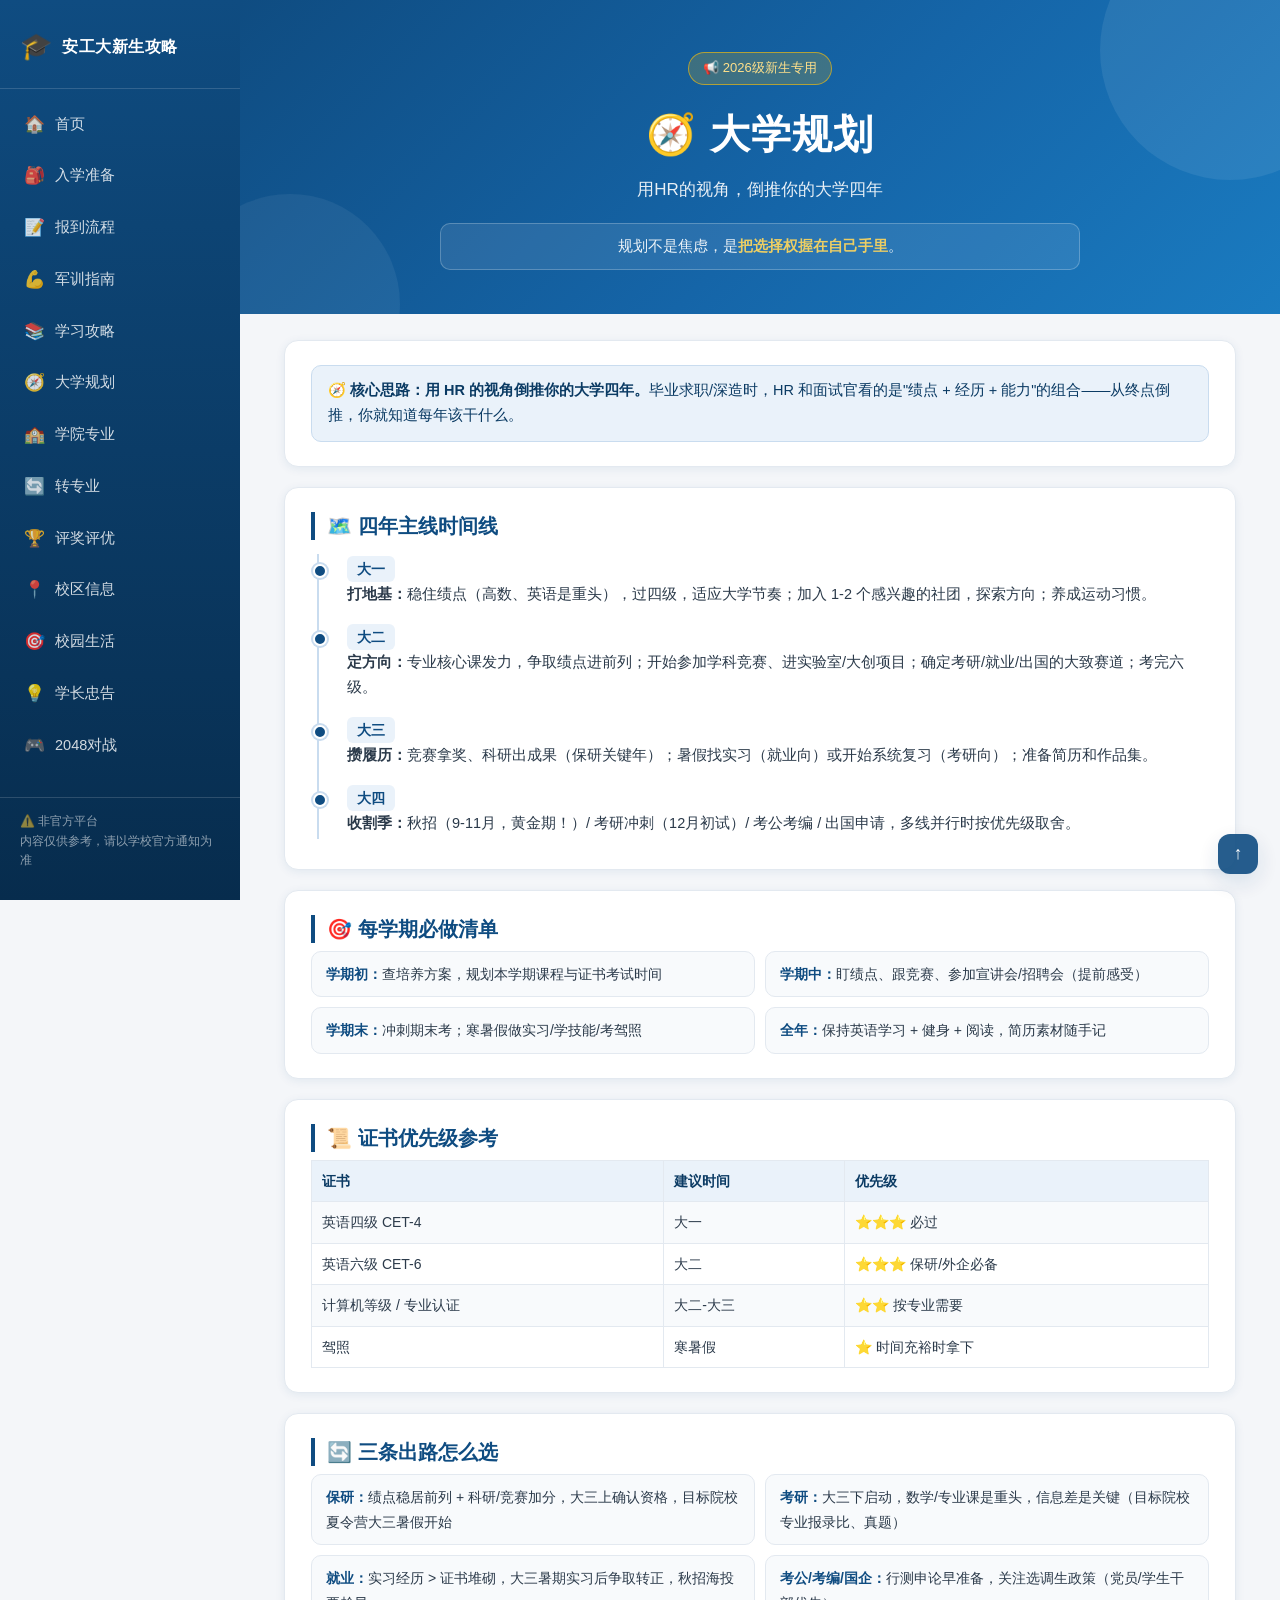
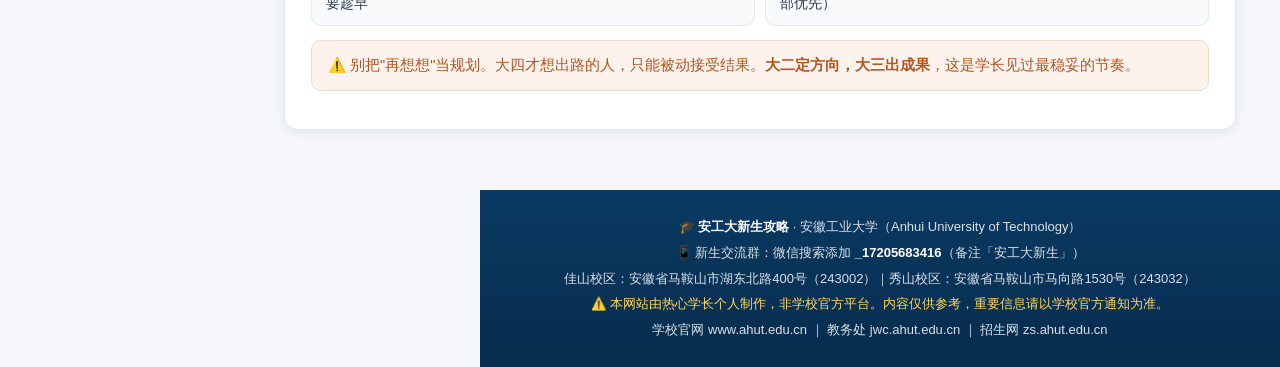
<file: plan.html>
<!DOCTYPE html>
<html lang="zh-CN">
<head>
 <meta charset="UTF-8">
 <meta name="viewport" content="width=device-width, initial-scale=1.0">
 <title>🧭 大学规划 | 安工大新生攻略</title>
 <meta name="description" content="安徽工业大学大学规划：HR视角倒推四年、每学期清单、证书优先级、考研保研就业选择">
 <meta name="theme-color" content="#0f4c81">
 <link rel="stylesheet" href="css/style.css">
</head>
<body>

<!-- ================= 左侧目录 ================= -->
<nav class="sidebar-nav" id="sidebar-nav" aria-label="目录导航">
 <div class="sidebar-logo">
 <span class="logo-icon">🎓</span>
 <span class="logo-text">安工大新生攻略</span>
 </div>
 <a class='' href='index.html'><span class="nav-icon">🏠</span><span>首页</span></a>
 <a class='' href='prepare.html'><span class="nav-icon">🎒</span><span>入学准备</span></a>
 <a class='' href='report.html'><span class="nav-icon">📝</span><span>报到流程</span></a>
 <a class='' href='military.html'><span class="nav-icon">💪</span><span>军训指南</span></a>
 <a class='' href='study.html'><span class="nav-icon">📚</span><span>学习攻略</span></a>
 <a class='' href='plan.html'><span class="nav-icon">🧭</span><span>大学规划</span></a>
 <a class='' href='colleges.html'><span class="nav-icon">🏫</span><span>学院专业</span></a>
 <a class='' href='transfer.html'><span class="nav-icon">🔄</span><span>转专业</span></a>
 <a class='' href='awards.html'><span class="nav-icon">🏆</span><span>评奖评优</span></a>
 <a class='' href='campus.html'><span class="nav-icon">📍</span><span>校区信息</span></a>
 <a class='' href='clubs.html'><span class="nav-icon">🎯</span><span>校园生活</span></a>
 <a class='' href='tips.html'><span class="nav-icon">💡</span><span>学长忠告</span></a>
 <a class='' href='2048.html'><span class="nav-icon">🎮</span><span>2048对战</span></a>
 <div class="sidebar-foot">⚠️ 非官方平台<br>内容仅供参考，请以学校官方通知为准</div>
</nav>
<div class="sidebar-mask" id="sidebar-mask"></div>

<div class="main">

<!-- ================= Hero ================= -->
<header class="hero">
 <span class="badge">📢 2026级新生专用</span>
 <h1>🧭 大学规划</h1>
 <p class="sub">用HR的视角，倒推你的大学四年</p>
 <p class="tag">规划不是焦虑，是<b>把选择权握在自己手里</b>。</p>
</header>

<div class="wrap">

 <section class="block">
 <div class="callout blue" style="margin:0;">
 🧭 <b>核心思路：用 HR 的视角倒推你的大学四年。</b>毕业求职/深造时，HR 和面试官看的是"绩点 + 经历 + 能力"的组合——从终点倒推，你就知道每年该干什么。
 </div>
 </section>

 <section class="block">
 <h2>🗺️ 四年主线时间线</h2>
 <div class="timeline">
 <div class="tl-item"><div class="year">大一</div><div class="txt"><b>打地基：</b>稳住绩点（高数、英语是重头），过四级，适应大学节奏；加入 1-2 个感兴趣的社团，探索方向；养成运动习惯。</div></div>
 <div class="tl-item"><div class="year">大二</div><div class="txt"><b>定方向：</b>专业核心课发力，争取绩点进前列；开始参加学科竞赛、进实验室/大创项目；确定考研/就业/出国的大致赛道；考完六级。</div></div>
 <div class="tl-item"><div class="year">大三</div><div class="txt"><b>攒履历：</b>竞赛拿奖、科研出成果（保研关键年）；暑假找实习（就业向）或开始系统复习（考研向）；准备简历和作品集。</div></div>
 <div class="tl-item"><div class="year">大四</div><div class="txt"><b>收割季：</b>秋招（9-11月，黄金期！）/ 考研冲刺（12月初试）/ 考公考编 / 出国申请，多线并行时按优先级取舍。</div></div>
 </div>
 </section>

 <section class="block">
 <h2>🎯 每学期必做清单</h2>
 <div class="grid2">
 <div class="item"><b>学期初：</b>查培养方案，规划本学期课程与证书考试时间</div>
 <div class="item"><b>学期中：</b>盯绩点、跟竞赛、参加宣讲会/招聘会（提前感受）</div>
 <div class="item"><b>学期末：</b>冲刺期末考；寒暑假做实习/学技能/考驾照</div>
 <div class="item"><b>全年：</b>保持英语学习 + 健身 + 阅读，简历素材随手记</div>
 </div>
 </section>

 <section class="block">
 <h2>📜 证书优先级参考</h2>
 <table class="rich-table" style="width:100%;border-collapse:collapse;">
 <tr><th style="text-align:left;padding:8px 10px;background:var(--blue-light);border:1px solid var(--border);">证书</th><th style="text-align:left;padding:8px 10px;background:var(--blue-light);border:1px solid var(--border);">建议时间</th><th style="text-align:left;padding:8px 10px;background:var(--blue-light);border:1px solid var(--border);">优先级</th></tr>
 <tr><td style="padding:8px 10px;border:1px solid var(--border);">英语四级 CET-4</td><td style="padding:8px 10px;border:1px solid var(--border);">大一</td><td style="padding:8px 10px;border:1px solid var(--border);">⭐⭐⭐ 必过</td></tr>
 <tr><td style="padding:8px 10px;border:1px solid var(--border);">英语六级 CET-6</td><td style="padding:8px 10px;border:1px solid var(--border);">大二</td><td style="padding:8px 10px;border:1px solid var(--border);">⭐⭐⭐ 保研/外企必备</td></tr>
 <tr><td style="padding:8px 10px;border:1px solid var(--border);">计算机等级 / 专业认证</td><td style="padding:8px 10px;border:1px solid var(--border);">大二-大三</td><td style="padding:8px 10px;border:1px solid var(--border);">⭐⭐ 按专业需要</td></tr>
 <tr><td style="padding:8px 10px;border:1px solid var(--border);">驾照</td><td style="padding:8px 10px;border:1px solid var(--border);">寒暑假</td><td style="padding:8px 10px;border:1px solid var(--border);">⭐ 时间充裕时拿下</td></tr>
 </table>
 </section>

 <section class="block">
 <h2>🔄 三条出路怎么选</h2>
 <div class="grid2">
 <div class="item"><b>保研：</b>绩点稳居前列 + 科研/竞赛加分，大三上确认资格，目标院校夏令营大三暑假开始</div>
 <div class="item"><b>考研：</b>大三下启动，数学/专业课是重头，信息差是关键（目标院校专业报录比、真题）</div>
 <div class="item"><b>就业：</b>实习经历 &gt; 证书堆砌，大三暑期实习后争取转正，秋招海投要趁早</div>
 <div class="item"><b>考公/考编/国企：</b>行测申论早准备，关注选调生政策（党员/学生干部优先）</div>
 </div>
 <div class="callout warn" style="margin-top:14px;">
 ⚠️ 别把"再想想"当规划。大四才想出路的人，只能被动接受结果。<b>大二定方向，大三出成果</b>，这是学长见过最稳妥的节奏。
 </div>
 </section>

</div>

<!-- ================= 页脚 ================= -->
<footer>
 <div><b>🎓 安工大新生攻略</b> · 安徽工业大学（Anhui University of Technology）</div>
 <div>📱 新生交流群：微信搜索添加 <b>_17205683416</b>（备注「安工大新生」）</div>
 <div>佳山校区：安徽省马鞍山市湖东北路400号（243002）｜秀山校区：安徽省马鞍山市马向路1530号（243032）</div>
 <div class="warn">⚠️ 本网站由热心学长个人制作，非学校官方平台。内容仅供参考，重要信息请以学校官方通知为准。</div>
 <div>学校官网 www.ahut.edu.cn ｜ 教务处 jwc.ahut.edu.cn ｜ 招生网 zs.ahut.edu.cn</div>
</footer>

</div><!-- /.main -->

<!-- 移动端汉堡按钮 + 底部快捷导航 -->
<button class="menu-btn" id="menu-btn" aria-label="打开目录">☰</button>
<nav class="bottom-nav" aria-label="底部快捷导航">
 <a class='' href='index.html'><span class="nav-icon">🏠</span><span>首页</span></a>
 <a class='' href='study.html'><span class="nav-icon">📚</span><span>学习</span></a>
 <a class='' href='plan.html'><span class="nav-icon">🧭</span><span>规划</span></a>
 <a class='' href='tips.html'><span class="nav-icon">💡</span><span>忠告</span></a>
</nav>

<a class="totop" href="#" aria-label="回到顶部">↑</a>

<script>
(function(){
 var nav = document.getElementById('sidebar-nav');
 var mask = document.getElementById('sidebar-mask');
 var btn = document.getElementById('menu-btn');
 function closeSide(){ nav.classList.remove('open'); mask.classList.remove('show'); }
 if (btn) btn.addEventListener('click', function(){
 nav.classList.toggle('open');
 mask.classList.toggle('show');
 });
 if (mask) mask.addEventListener('click', closeSide);
 nav.querySelectorAll('a').forEach(function(a){
 a.addEventListener('click', function(){ if (window.innerWidth <= 900) closeSide(); });
 });
})();
</script>

</body>
</html>
</file>
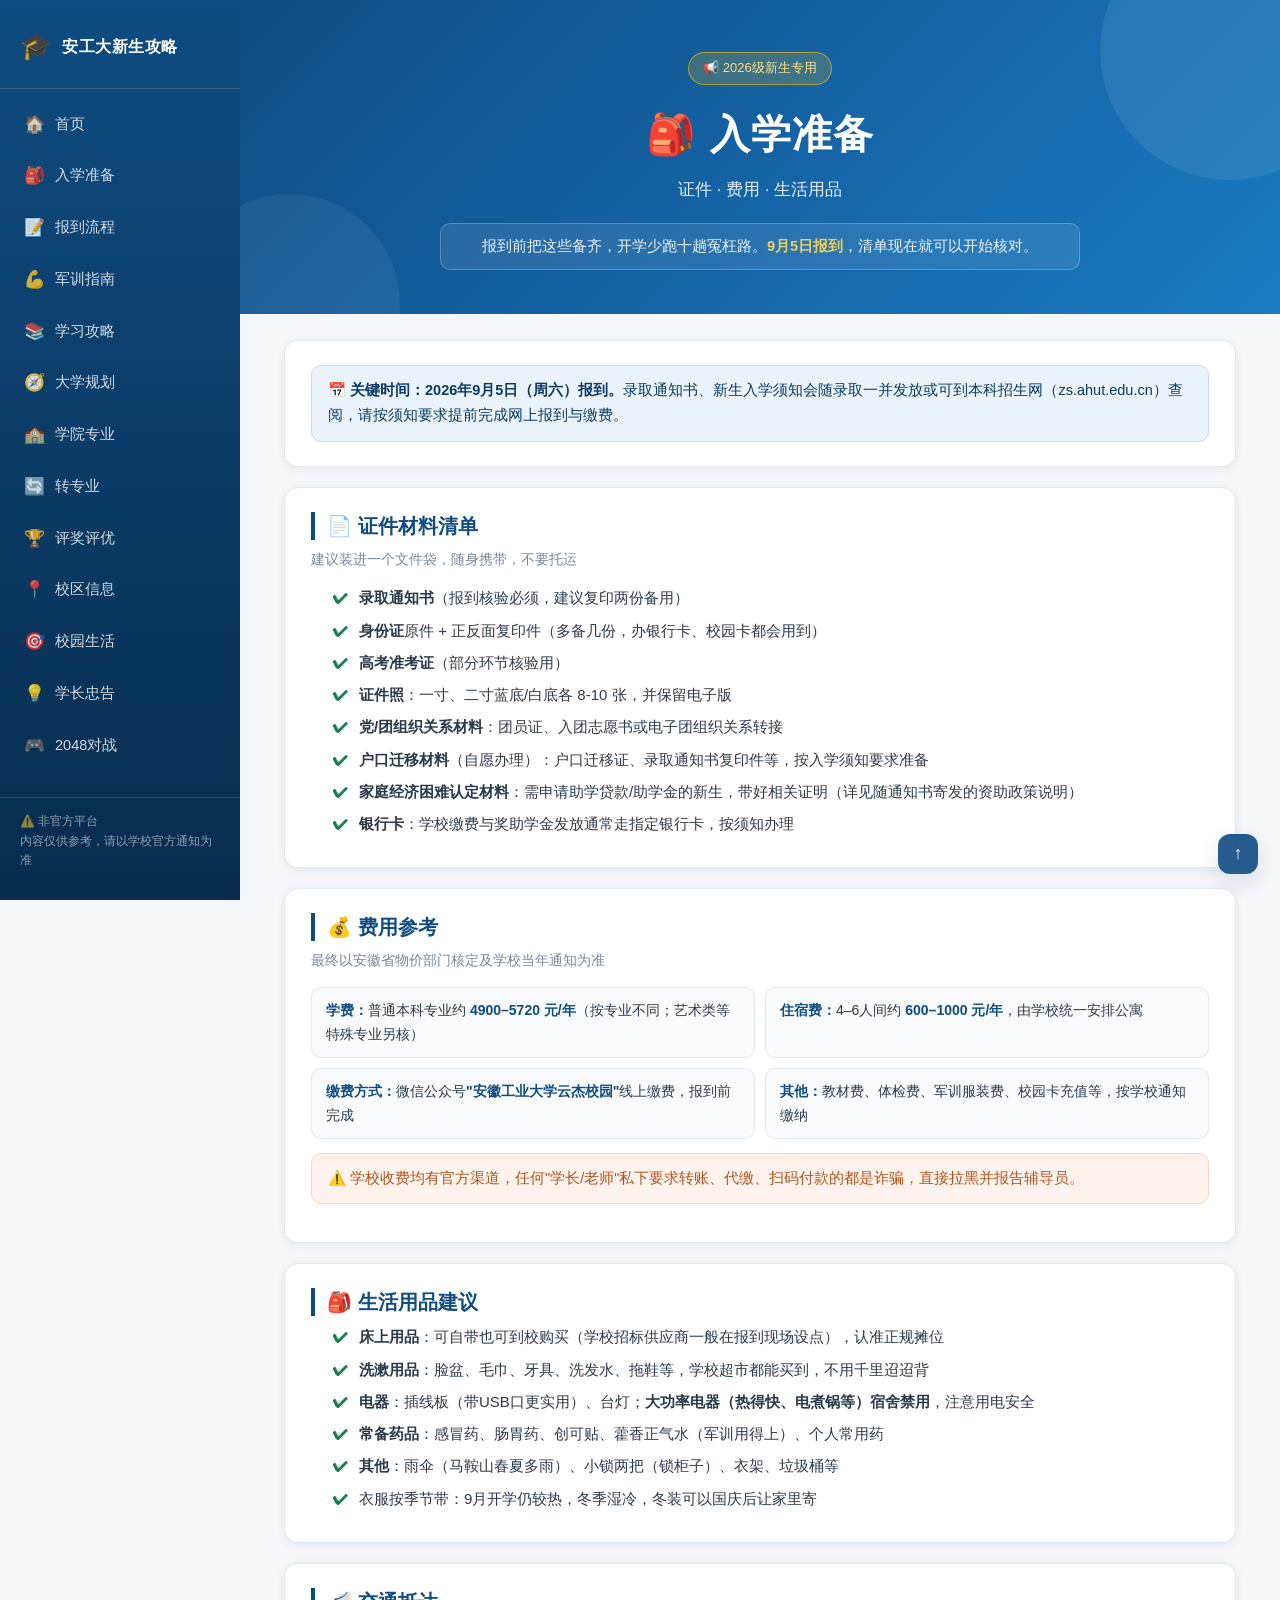
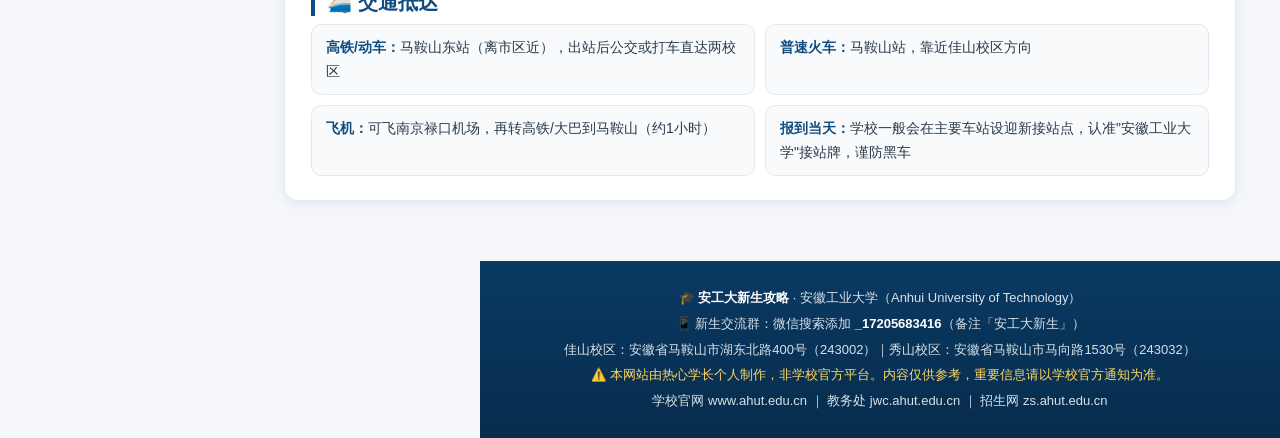
<file: prepare.html>
<!DOCTYPE html>
<html lang="zh-CN">
<head>
 <meta charset="UTF-8">
 <meta name="viewport" content="width=device-width, initial-scale=1.0">
 <title>🎒 入学准备 | 安工大新生攻略</title>
 <meta name="description" content="安徽工业大学2026级新生入学准备：证件材料、学费住宿费、生活用品、交通路线全清单">
 <meta name="theme-color" content="#0f4c81">
 <link rel="stylesheet" href="css/style.css">
</head>
<body>

<!-- ================= 左侧目录 ================= -->
<nav class="sidebar-nav" id="sidebar-nav" aria-label="目录导航">
 <div class="sidebar-logo">
 <span class="logo-icon">🎓</span>
 <span class="logo-text">安工大新生攻略</span>
 </div>
 <a class='' href='index.html'><span class="nav-icon">🏠</span><span>首页</span></a>
 <a class='' href='prepare.html'><span class="nav-icon">🎒</span><span>入学准备</span></a>
 <a class='' href='report.html'><span class="nav-icon">📝</span><span>报到流程</span></a>
 <a class='' href='military.html'><span class="nav-icon">💪</span><span>军训指南</span></a>
 <a class='' href='study.html'><span class="nav-icon">📚</span><span>学习攻略</span></a>
 <a class='' href='plan.html'><span class="nav-icon">🧭</span><span>大学规划</span></a>
 <a class='' href='colleges.html'><span class="nav-icon">🏫</span><span>学院专业</span></a>
 <a class='' href='transfer.html'><span class="nav-icon">🔄</span><span>转专业</span></a>
 <a class='' href='awards.html'><span class="nav-icon">🏆</span><span>评奖评优</span></a>
 <a class='' href='campus.html'><span class="nav-icon">📍</span><span>校区信息</span></a>
 <a class='' href='clubs.html'><span class="nav-icon">🎯</span><span>校园生活</span></a>
 <a class='' href='tips.html'><span class="nav-icon">💡</span><span>学长忠告</span></a>
 <a class='' href='2048.html'><span class="nav-icon">🎮</span><span>2048对战</span></a>
 <div class="sidebar-foot">⚠️ 非官方平台<br>内容仅供参考，请以学校官方通知为准</div>
</nav>
<div class="sidebar-mask" id="sidebar-mask"></div>

<div class="main">

<!-- ================= Hero ================= -->
<header class="hero">
 <span class="badge">📢 2026级新生专用</span>
 <h1>🎒 入学准备</h1>
 <p class="sub">证件 · 费用 · 生活用品</p>
 <p class="tag">报到前把这些备齐，开学少跑十趟冤枉路。<b>9月5日报到</b>，清单现在就可以开始核对。</p>
</header>

<div class="wrap">

 <section class="block">
 <div class="callout blue" style="margin:0;">
 📅 <b>关键时间：2026年9月5日（周六）报到。</b>录取通知书、新生入学须知会随录取一并发放或可到本科招生网（zs.ahut.edu.cn）查阅，请按须知要求提前完成网上报到与缴费。
 </div>
 </section>

 <section class="block">
 <h2>📄 证件材料清单</h2>
 <p class="lead">建议装进一个文件袋，随身携带，不要托运</p>
 <ul class="list-check">
 <li><b>录取通知书</b>（报到核验必须，建议复印两份备用）</li>
 <li><b>身份证</b>原件 + 正反面复印件（多备几份，办银行卡、校园卡都会用到）</li>
 <li><b>高考准考证</b>（部分环节核验用）</li>
 <li><b>证件照</b>：一寸、二寸蓝底/白底各 8-10 张，并保留电子版</li>
 <li><b>党/团组织关系材料</b>：团员证、入团志愿书或电子团组织关系转接</li>
 <li><b>户口迁移材料</b>（自愿办理）：户口迁移证、录取通知书复印件等，按入学须知要求准备</li>
 <li><b>家庭经济困难认定材料</b>：需申请助学贷款/助学金的新生，带好相关证明（详见随通知书寄发的资助政策说明）</li>
 <li><b>银行卡</b>：学校缴费与奖助学金发放通常走指定银行卡，按须知办理</li>
 </ul>
 </section>

 <section class="block">
 <h2>💰 费用参考</h2>
 <p class="lead">最终以安徽省物价部门核定及学校当年通知为准</p>
 <div class="grid2">
 <div class="item"><b>学费：</b>普通本科专业约 <b>4900–5720 元/年</b>（按专业不同；艺术类等特殊专业另核）</div>
 <div class="item"><b>住宿费：</b>4–6人间约 <b>600–1000 元/年</b>，由学校统一安排公寓</div>
 <div class="item"><b>缴费方式：</b>微信公众号<b>"安徽工业大学云杰校园"</b>线上缴费，报到前完成</div>
 <div class="item"><b>其他：</b>教材费、体检费、军训服装费、校园卡充值等，按学校通知缴纳</div>
 </div>
 <div class="callout warn" style="margin-top:14px;">
 ⚠️ 学校收费均有官方渠道，任何"学长/老师"私下要求转账、代缴、扫码付款的都是诈骗，直接拉黑并报告辅导员。
 </div>
 </section>

 <section class="block">
 <h2>🎒 生活用品建议</h2>
 <ul class="list-check">
 <li><b>床上用品</b>：可自带也可到校购买（学校招标供应商一般在报到现场设点），认准正规摊位</li>
 <li><b>洗漱用品</b>：脸盆、毛巾、牙具、洗发水、拖鞋等，学校超市都能买到，不用千里迢迢背</li>
 <li><b>电器</b>：插线板（带USB口更实用）、台灯；<b>大功率电器（热得快、电煮锅等）宿舍禁用</b>，注意用电安全</li>
 <li><b>常备药品</b>：感冒药、肠胃药、创可贴、藿香正气水（军训用得上）、个人常用药</li>
 <li><b>其他</b>：雨伞（马鞍山春夏多雨）、小锁两把（锁柜子）、衣架、垃圾桶等</li>
 <li>衣服按季节带：9月开学仍较热，冬季湿冷，冬装可以国庆后让家里寄</li>
 </ul>
 </section>

 <section class="block">
 <h2>🚄 交通抵达</h2>
 <div class="grid2">
 <div class="item"><b>高铁/动车：</b>马鞍山东站（离市区近），出站后公交或打车直达两校区</div>
 <div class="item"><b>普速火车：</b>马鞍山站，靠近佳山校区方向</div>
 <div class="item"><b>飞机：</b>可飞南京禄口机场，再转高铁/大巴到马鞍山（约1小时）</div>
 <div class="item"><b>报到当天：</b>学校一般会在主要车站设迎新接站点，认准"安徽工业大学"接站牌，谨防黑车</div>
 </div>
 </section>

</div>

<!-- ================= 页脚 ================= -->
<footer>
 <div><b>🎓 安工大新生攻略</b> · 安徽工业大学（Anhui University of Technology）</div>
 <div>📱 新生交流群：微信搜索添加 <b>_17205683416</b>（备注「安工大新生」）</div>
 <div>佳山校区：安徽省马鞍山市湖东北路400号（243002）｜秀山校区：安徽省马鞍山市马向路1530号（243032）</div>
 <div class="warn">⚠️ 本网站由热心学长个人制作，非学校官方平台。内容仅供参考，重要信息请以学校官方通知为准。</div>
 <div>学校官网 www.ahut.edu.cn ｜ 教务处 jwc.ahut.edu.cn ｜ 招生网 zs.ahut.edu.cn</div>
</footer>

</div><!-- /.main -->

<!-- 移动端汉堡按钮 + 底部快捷导航 -->
<button class="menu-btn" id="menu-btn" aria-label="打开目录">☰</button>
<nav class="bottom-nav" aria-label="底部快捷导航">
 <a class='' href='index.html'><span class="nav-icon">🏠</span><span>首页</span></a>
 <a class='' href='study.html'><span class="nav-icon">📚</span><span>学习</span></a>
 <a class='' href='plan.html'><span class="nav-icon">🧭</span><span>规划</span></a>
 <a class='' href='tips.html'><span class="nav-icon">💡</span><span>忠告</span></a>
</nav>

<a class="totop" href="#" aria-label="回到顶部">↑</a>

<script>
(function(){
 var nav = document.getElementById('sidebar-nav');
 var mask = document.getElementById('sidebar-mask');
 var btn = document.getElementById('menu-btn');
 function closeSide(){ nav.classList.remove('open'); mask.classList.remove('show'); }
 if (btn) btn.addEventListener('click', function(){
 nav.classList.toggle('open');
 mask.classList.toggle('show');
 });
 if (mask) mask.addEventListener('click', closeSide);
 nav.querySelectorAll('a').forEach(function(a){
 a.addEventListener('click', function(){ if (window.innerWidth <= 900) closeSide(); });
 });
})();
</script>

</body>
</html>
</file>
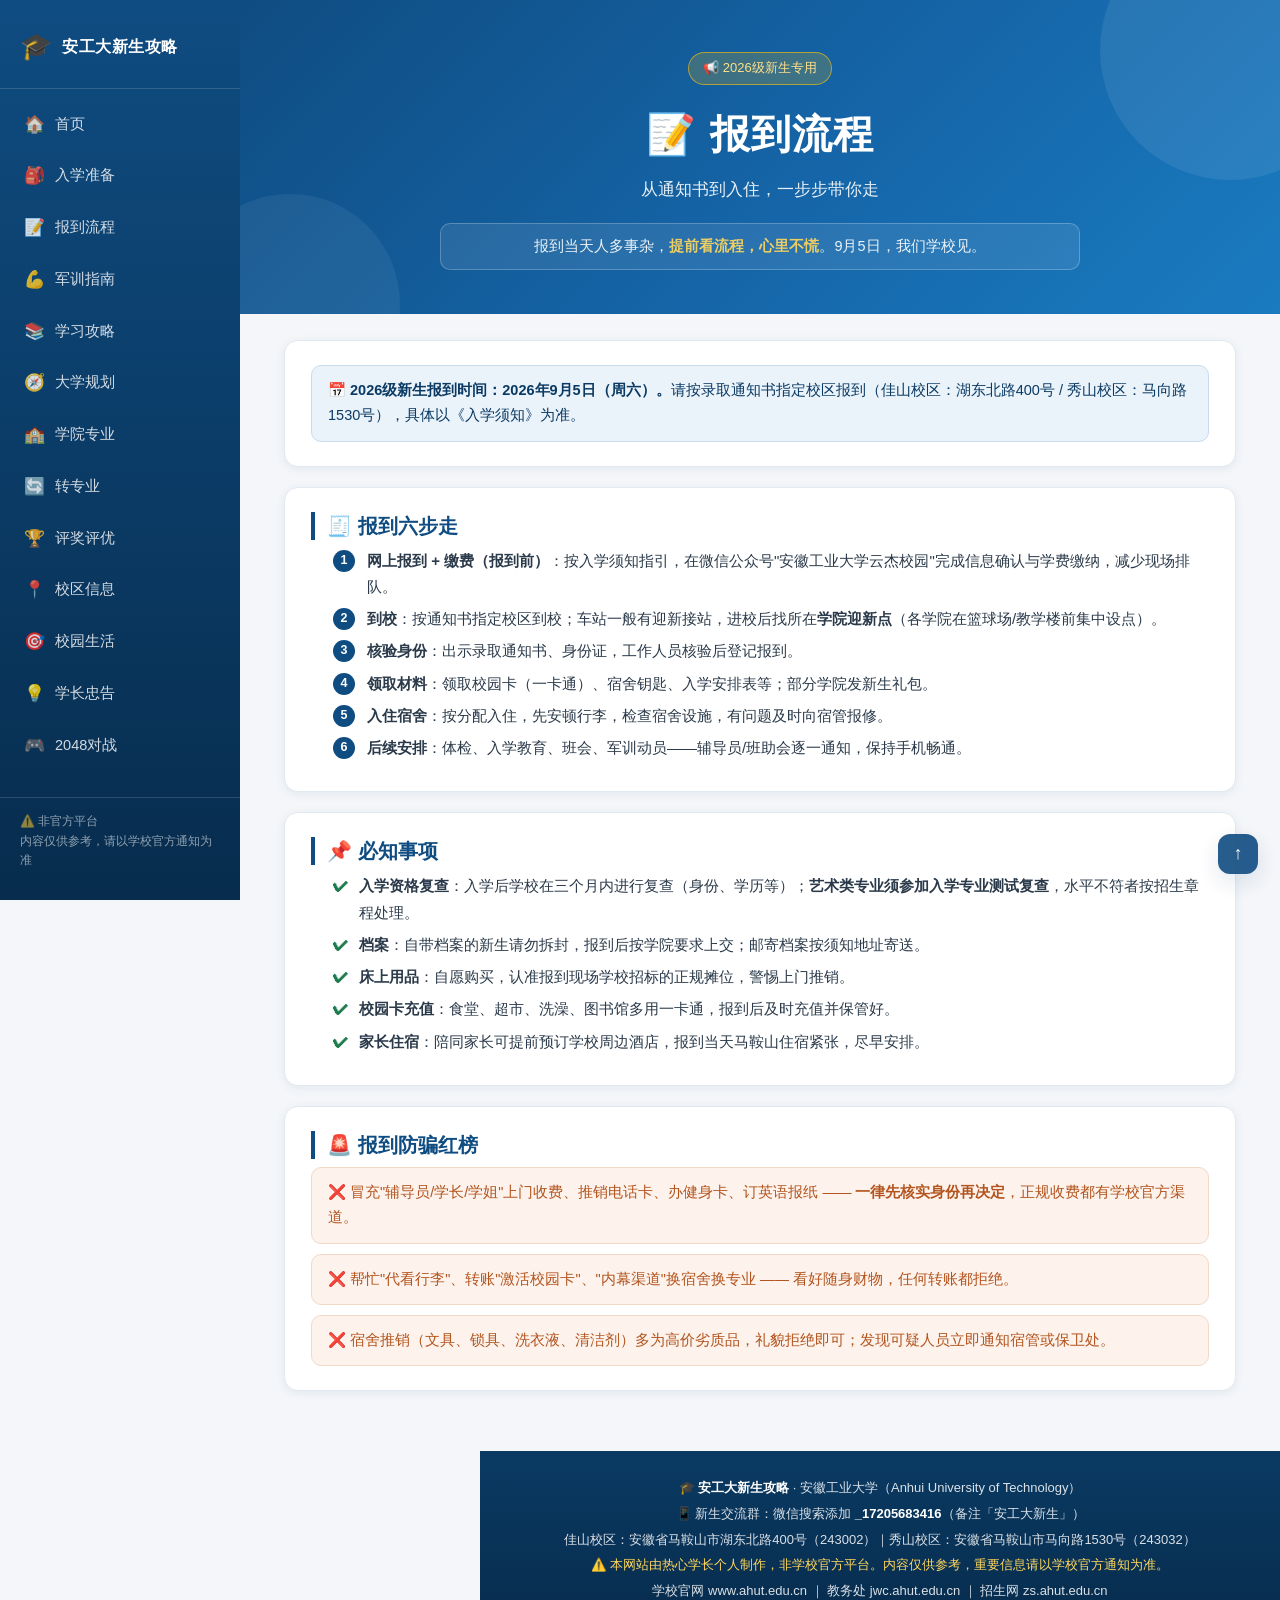
<file: report.html>
<!DOCTYPE html>
<html lang="zh-CN">
<head>
 <meta charset="UTF-8">
 <meta name="viewport" content="width=device-width, initial-scale=1.0">
 <title>📝 报到流程 | 安工大新生攻略</title>
 <meta name="description" content="安徽工业大学2026级新生报到流程：报到时间、报到六步走、入学复查、报到防骗指南">
 <meta name="theme-color" content="#0f4c81">
 <link rel="stylesheet" href="css/style.css">
</head>
<body>

<!-- ================= 左侧目录 ================= -->
<nav class="sidebar-nav" id="sidebar-nav" aria-label="目录导航">
 <div class="sidebar-logo">
 <span class="logo-icon">🎓</span>
 <span class="logo-text">安工大新生攻略</span>
 </div>
 <a class='' href='index.html'><span class="nav-icon">🏠</span><span>首页</span></a>
 <a class='' href='prepare.html'><span class="nav-icon">🎒</span><span>入学准备</span></a>
 <a class='' href='report.html'><span class="nav-icon">📝</span><span>报到流程</span></a>
 <a class='' href='military.html'><span class="nav-icon">💪</span><span>军训指南</span></a>
 <a class='' href='study.html'><span class="nav-icon">📚</span><span>学习攻略</span></a>
 <a class='' href='plan.html'><span class="nav-icon">🧭</span><span>大学规划</span></a>
 <a class='' href='colleges.html'><span class="nav-icon">🏫</span><span>学院专业</span></a>
 <a class='' href='transfer.html'><span class="nav-icon">🔄</span><span>转专业</span></a>
 <a class='' href='awards.html'><span class="nav-icon">🏆</span><span>评奖评优</span></a>
 <a class='' href='campus.html'><span class="nav-icon">📍</span><span>校区信息</span></a>
 <a class='' href='clubs.html'><span class="nav-icon">🎯</span><span>校园生活</span></a>
 <a class='' href='tips.html'><span class="nav-icon">💡</span><span>学长忠告</span></a>
 <a class='' href='2048.html'><span class="nav-icon">🎮</span><span>2048对战</span></a>
 <div class="sidebar-foot">⚠️ 非官方平台<br>内容仅供参考，请以学校官方通知为准</div>
</nav>
<div class="sidebar-mask" id="sidebar-mask"></div>

<div class="main">

<!-- ================= Hero ================= -->
<header class="hero">
 <span class="badge">📢 2026级新生专用</span>
 <h1>📝 报到流程</h1>
 <p class="sub">从通知书到入住，一步步带你走</p>
 <p class="tag">报到当天人多事杂，<b>提前看流程，心里不慌</b>。9月5日，我们学校见。</p>
</header>

<div class="wrap">

 <section class="block">
 <div class="callout blue" style="margin:0;">
 📅 <b>2026级新生报到时间：2026年9月5日（周六）。</b>请按录取通知书指定校区报到（佳山校区：湖东北路400号 / 秀山校区：马向路1530号），具体以《入学须知》为准。
 </div>
 </section>

 <section class="block">
 <h2>🧾 报到六步走</h2>
 <ol class="list-num">
 <li><b>网上报到 + 缴费（报到前）</b>：按入学须知指引，在微信公众号"安徽工业大学云杰校园"完成信息确认与学费缴纳，减少现场排队。</li>
 <li><b>到校</b>：按通知书指定校区到校；车站一般有迎新接站，进校后找所在<b>学院迎新点</b>（各学院在篮球场/教学楼前集中设点）。</li>
 <li><b>核验身份</b>：出示录取通知书、身份证，工作人员核验后登记报到。</li>
 <li><b>领取材料</b>：领取校园卡（一卡通）、宿舍钥匙、入学安排表等；部分学院发新生礼包。</li>
 <li><b>入住宿舍</b>：按分配入住，先安顿行李，检查宿舍设施，有问题及时向宿管报修。</li>
 <li><b>后续安排</b>：体检、入学教育、班会、军训动员——辅导员/班助会逐一通知，保持手机畅通。</li>
 </ol>
 </section>

 <section class="block">
 <h2>📌 必知事项</h2>
 <ul class="list-check">
 <li><b>入学资格复查</b>：入学后学校在三个月内进行复查（身份、学历等）；<b>艺术类专业须参加入学专业测试复查</b>，水平不符者按招生章程处理。</li>
 <li><b>档案</b>：自带档案的新生请勿拆封，报到后按学院要求上交；邮寄档案按须知地址寄送。</li>
 <li><b>床上用品</b>：自愿购买，认准报到现场学校招标的正规摊位，警惕上门推销。</li>
 <li><b>校园卡充值</b>：食堂、超市、洗澡、图书馆多用一卡通，报到后及时充值并保管好。</li>
 <li><b>家长住宿</b>：陪同家长可提前预订学校周边酒店，报到当天马鞍山住宿紧张，尽早安排。</li>
 </ul>
 </section>

 <section class="block">
 <h2>🚨 报到防骗红榜</h2>
 <div class="callout warn" style="margin:0 0 10px;">
 ❌ 冒充"辅导员/学长/学姐"上门收费、推销电话卡、办健身卡、订英语报纸 —— <b>一律先核实身份再决定</b>，正规收费都有学校官方渠道。
 </div>
 <div class="callout warn" style="margin:0 0 10px;">
 ❌ 帮忙"代看行李"、转账"激活校园卡"、"内幕渠道"换宿舍换专业 —— 看好随身财物，任何转账都拒绝。
 </div>
 <div class="callout warn" style="margin:0;">
 ❌ 宿舍推销（文具、锁具、洗衣液、清洁剂）多为高价劣质品，礼貌拒绝即可；发现可疑人员立即通知宿管或保卫处。
 </div>
 </section>

</div>

<!-- ================= 页脚 ================= -->
<footer>
 <div><b>🎓 安工大新生攻略</b> · 安徽工业大学（Anhui University of Technology）</div>
 <div>📱 新生交流群：微信搜索添加 <b>_17205683416</b>（备注「安工大新生」）</div>
 <div>佳山校区：安徽省马鞍山市湖东北路400号（243002）｜秀山校区：安徽省马鞍山市马向路1530号（243032）</div>
 <div class="warn">⚠️ 本网站由热心学长个人制作，非学校官方平台。内容仅供参考，重要信息请以学校官方通知为准。</div>
 <div>学校官网 www.ahut.edu.cn ｜ 教务处 jwc.ahut.edu.cn ｜ 招生网 zs.ahut.edu.cn</div>
</footer>

</div><!-- /.main -->

<!-- 移动端汉堡按钮 + 底部快捷导航 -->
<button class="menu-btn" id="menu-btn" aria-label="打开目录">☰</button>
<nav class="bottom-nav" aria-label="底部快捷导航">
 <a class='' href='index.html'><span class="nav-icon">🏠</span><span>首页</span></a>
 <a class='' href='study.html'><span class="nav-icon">📚</span><span>学习</span></a>
 <a class='' href='plan.html'><span class="nav-icon">🧭</span><span>规划</span></a>
 <a class='' href='tips.html'><span class="nav-icon">💡</span><span>忠告</span></a>
</nav>

<a class="totop" href="#" aria-label="回到顶部">↑</a>

<script>
(function(){
 var nav = document.getElementById('sidebar-nav');
 var mask = document.getElementById('sidebar-mask');
 var btn = document.getElementById('menu-btn');
 function closeSide(){ nav.classList.remove('open'); mask.classList.remove('show'); }
 if (btn) btn.addEventListener('click', function(){
 nav.classList.toggle('open');
 mask.classList.toggle('show');
 });
 if (mask) mask.addEventListener('click', closeSide);
 nav.querySelectorAll('a').forEach(function(a){
 a.addEventListener('click', function(){ if (window.innerWidth <= 900) closeSide(); });
 });
})();
</script>

</body>
</html>
</file>
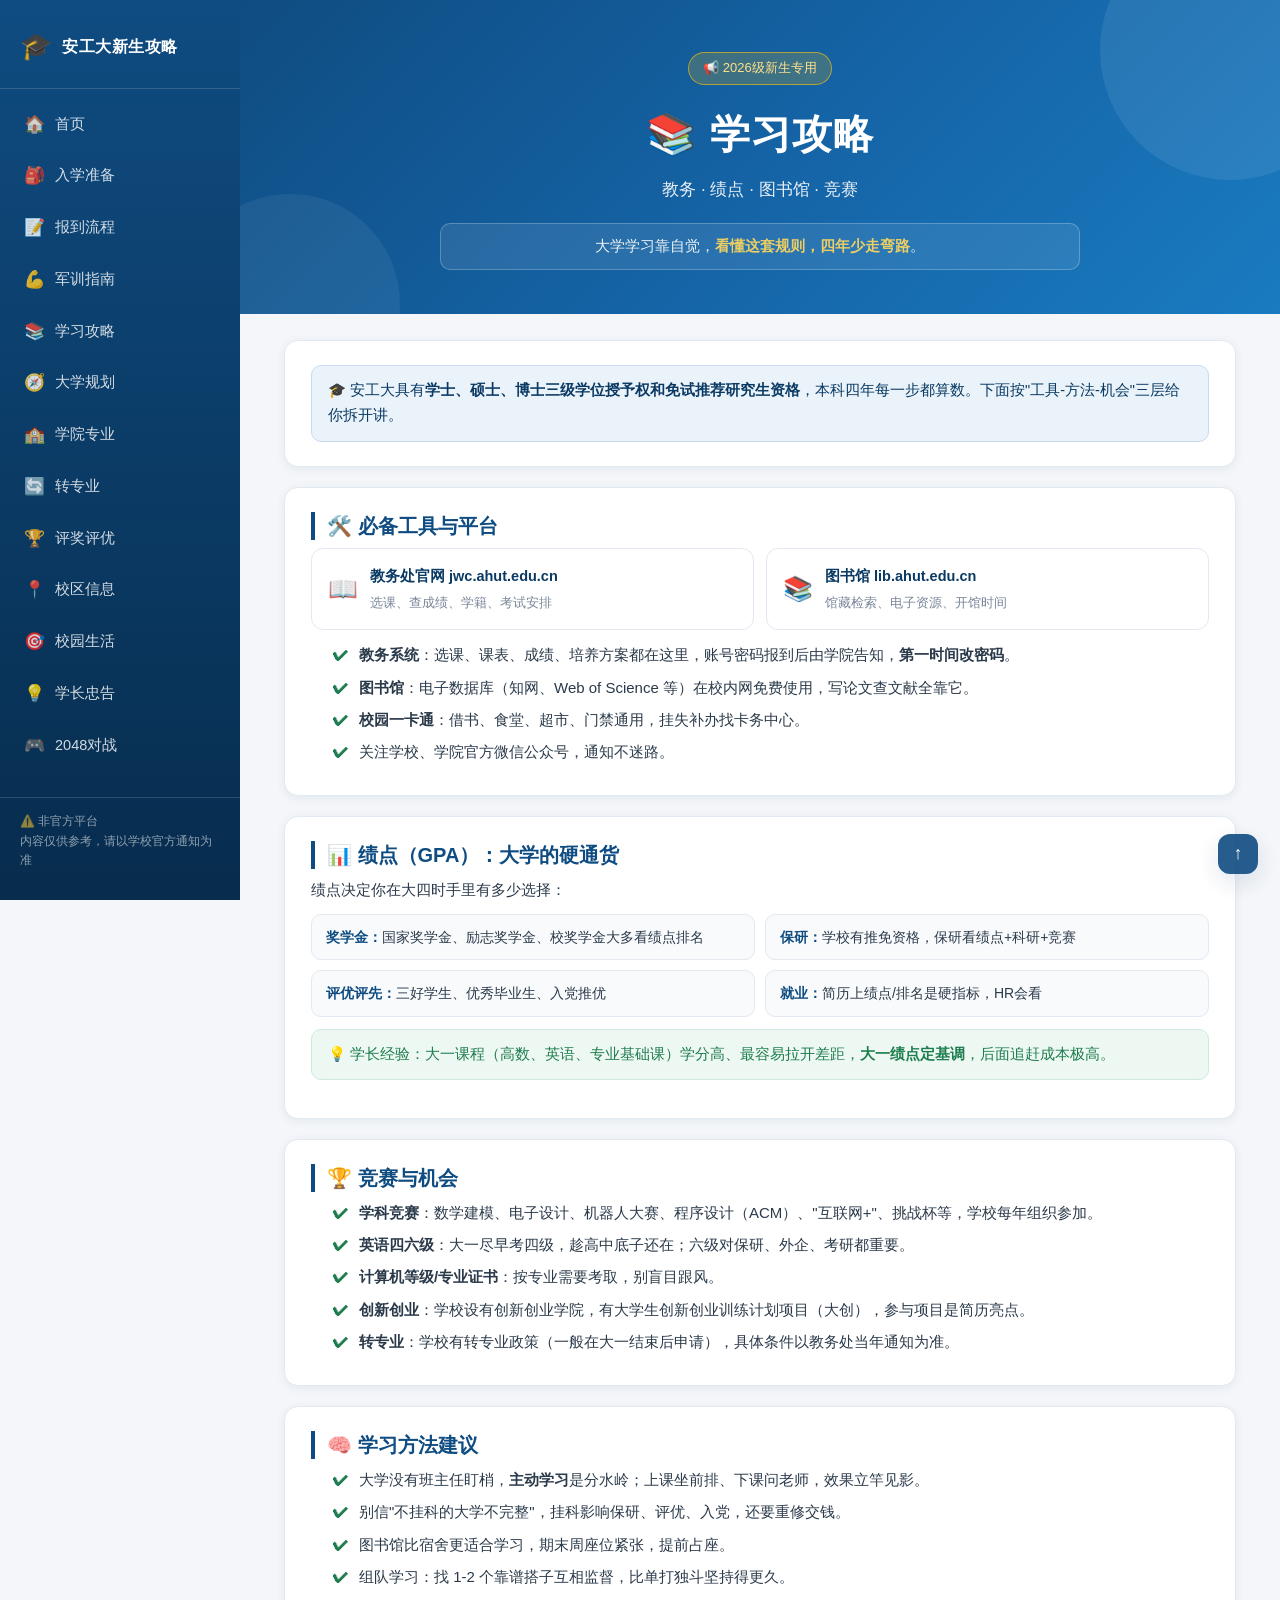
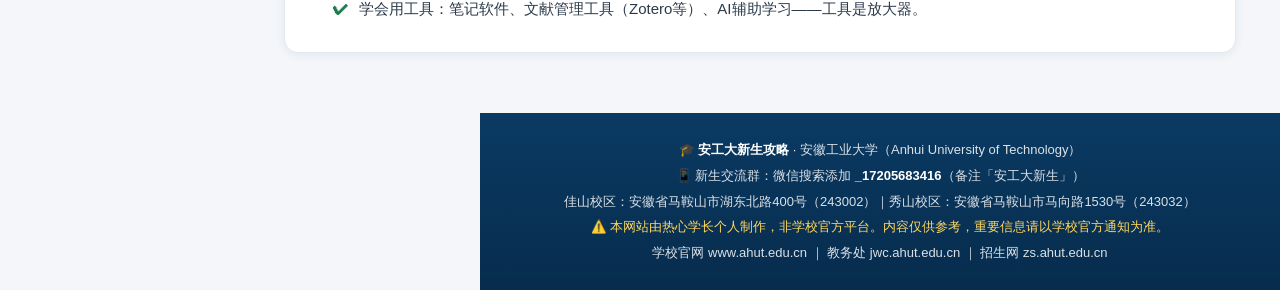
<file: study.html>
<!DOCTYPE html>
<html lang="zh-CN">
<head>
 <meta charset="UTF-8">
 <meta name="viewport" content="width=device-width, initial-scale=1.0">
 <title>📚 学习攻略 | 安工大新生攻略</title>
 <meta name="description" content="安徽工业大学学习攻略：教务系统、绩点GPA、图书馆、学科竞赛、学习方法">
 <meta name="theme-color" content="#0f4c81">
 <link rel="stylesheet" href="css/style.css">
</head>
<body>

<!-- ================= 左侧目录 ================= -->
<nav class="sidebar-nav" id="sidebar-nav" aria-label="目录导航">
 <div class="sidebar-logo">
 <span class="logo-icon">🎓</span>
 <span class="logo-text">安工大新生攻略</span>
 </div>
 <a class='' href='index.html'><span class="nav-icon">🏠</span><span>首页</span></a>
 <a class='' href='prepare.html'><span class="nav-icon">🎒</span><span>入学准备</span></a>
 <a class='' href='report.html'><span class="nav-icon">📝</span><span>报到流程</span></a>
 <a class='' href='military.html'><span class="nav-icon">💪</span><span>军训指南</span></a>
 <a class='' href='study.html'><span class="nav-icon">📚</span><span>学习攻略</span></a>
 <a class='' href='plan.html'><span class="nav-icon">🧭</span><span>大学规划</span></a>
 <a class='' href='colleges.html'><span class="nav-icon">🏫</span><span>学院专业</span></a>
 <a class='' href='transfer.html'><span class="nav-icon">🔄</span><span>转专业</span></a>
 <a class='' href='awards.html'><span class="nav-icon">🏆</span><span>评奖评优</span></a>
 <a class='' href='campus.html'><span class="nav-icon">📍</span><span>校区信息</span></a>
 <a class='' href='clubs.html'><span class="nav-icon">🎯</span><span>校园生活</span></a>
 <a class='' href='tips.html'><span class="nav-icon">💡</span><span>学长忠告</span></a>
 <a class='' href='2048.html'><span class="nav-icon">🎮</span><span>2048对战</span></a>
 <div class="sidebar-foot">⚠️ 非官方平台<br>内容仅供参考，请以学校官方通知为准</div>
</nav>
<div class="sidebar-mask" id="sidebar-mask"></div>

<div class="main">

<!-- ================= Hero ================= -->
<header class="hero">
 <span class="badge">📢 2026级新生专用</span>
 <h1>📚 学习攻略</h1>
 <p class="sub">教务 · 绩点 · 图书馆 · 竞赛</p>
 <p class="tag">大学学习靠自觉，<b>看懂这套规则，四年少走弯路</b>。</p>
</header>

<div class="wrap">

 <section class="block">
 <div class="callout blue" style="margin:0;">
 🎓 安工大具有<b>学士、硕士、博士三级学位授予权和免试推荐研究生资格</b>，本科四年每一步都算数。下面按"工具-方法-机会"三层给你拆开讲。
 </div>
 </section>

 <section class="block">
 <h2>🛠️ 必备工具与平台</h2>
 <div class="links">
 <a class="link-card" href="https://jwc.ahut.edu.cn/" target="_blank" rel="noopener">
 <span class="ico">📖</span>
 <span><span class="t">教务处官网 jwc.ahut.edu.cn</span><br><span class="d">选课、查成绩、学籍、考试安排</span></span>
 </a>
 <a class="link-card" href="https://lib.ahut.edu.cn/" target="_blank" rel="noopener">
 <span class="ico">📚</span>
 <span><span class="t">图书馆 lib.ahut.edu.cn</span><br><span class="d">馆藏检索、电子资源、开馆时间</span></span>
 </a>
 </div>
 <ul class="list-check" style="margin-top:12px;">
 <li><b>教务系统</b>：选课、课表、成绩、培养方案都在这里，账号密码报到后由学院告知，<b>第一时间改密码</b>。</li>
 <li><b>图书馆</b>：电子数据库（知网、Web of Science 等）在校内网免费使用，写论文查文献全靠它。</li>
 <li><b>校园一卡通</b>：借书、食堂、超市、门禁通用，挂失补办找卡务中心。</li>
 <li>关注学校、学院官方微信公众号，通知不迷路。</li>
 </ul>
 </section>

 <section class="block">
 <h2>📊 绩点（GPA）：大学的硬通货</h2>
 <p>绩点决定你在大四时手里有多少选择：</p>
 <div class="grid2" style="margin-top:10px;">
 <div class="item"><b>奖学金：</b>国家奖学金、励志奖学金、校奖学金大多看绩点排名</div>
 <div class="item"><b>保研：</b>学校有推免资格，保研看绩点+科研+竞赛</div>
 <div class="item"><b>评优评先：</b>三好学生、优秀毕业生、入党推优</div>
 <div class="item"><b>就业：</b>简历上绩点/排名是硬指标，HR会看</div>
 </div>
 <div class="callout green" style="margin-top:12px;">
 💡 学长经验：大一课程（高数、英语、专业基础课）学分高、最容易拉开差距，<b>大一绩点定基调</b>，后面追赶成本极高。
 </div>
 </section>

 <section class="block">
 <h2>🏆 竞赛与机会</h2>
 <ul class="list-check">
 <li><b>学科竞赛</b>：数学建模、电子设计、机器人大赛、程序设计（ACM）、"互联网+"、挑战杯等，学校每年组织参加。</li>
 <li><b>英语四六级</b>：大一尽早考四级，趁高中底子还在；六级对保研、外企、考研都重要。</li>
 <li><b>计算机等级/专业证书</b>：按专业需要考取，别盲目跟风。</li>
 <li><b>创新创业</b>：学校设有创新创业学院，有大学生创新创业训练计划项目（大创），参与项目是简历亮点。</li>
 <li><b>转专业</b>：学校有转专业政策（一般在大一结束后申请），具体条件以教务处当年通知为准。</li>
 </ul>
 </section>

 <section class="block">
 <h2>🧠 学习方法建议</h2>
 <ul class="list-check">
 <li>大学没有班主任盯梢，<b>主动学习</b>是分水岭；上课坐前排、下课问老师，效果立竿见影。</li>
 <li>别信"不挂科的大学不完整"，挂科影响保研、评优、入党，还要重修交钱。</li>
 <li>图书馆比宿舍更适合学习，期末周座位紧张，提前占座。</li>
 <li>组队学习：找 1-2 个靠谱搭子互相监督，比单打独斗坚持得更久。</li>
 <li>学会用工具：笔记软件、文献管理工具（Zotero等）、AI辅助学习——工具是放大器。</li>
 </ul>
 </section>

</div>

<!-- ================= 页脚 ================= -->
<footer>
 <div><b>🎓 安工大新生攻略</b> · 安徽工业大学（Anhui University of Technology）</div>
 <div>📱 新生交流群：微信搜索添加 <b>_17205683416</b>（备注「安工大新生」）</div>
 <div>佳山校区：安徽省马鞍山市湖东北路400号（243002）｜秀山校区：安徽省马鞍山市马向路1530号（243032）</div>
 <div class="warn">⚠️ 本网站由热心学长个人制作，非学校官方平台。内容仅供参考，重要信息请以学校官方通知为准。</div>
 <div>学校官网 www.ahut.edu.cn ｜ 教务处 jwc.ahut.edu.cn ｜ 招生网 zs.ahut.edu.cn</div>
</footer>

</div><!-- /.main -->

<!-- 移动端汉堡按钮 + 底部快捷导航 -->
<button class="menu-btn" id="menu-btn" aria-label="打开目录">☰</button>
<nav class="bottom-nav" aria-label="底部快捷导航">
 <a class='' href='index.html'><span class="nav-icon">🏠</span><span>首页</span></a>
 <a class='' href='study.html'><span class="nav-icon">📚</span><span>学习</span></a>
 <a class='' href='plan.html'><span class="nav-icon">🧭</span><span>规划</span></a>
 <a class='' href='tips.html'><span class="nav-icon">💡</span><span>忠告</span></a>
</nav>

<a class="totop" href="#" aria-label="回到顶部">↑</a>

<script>
(function(){
 var nav = document.getElementById('sidebar-nav');
 var mask = document.getElementById('sidebar-mask');
 var btn = document.getElementById('menu-btn');
 function closeSide(){ nav.classList.remove('open'); mask.classList.remove('show'); }
 if (btn) btn.addEventListener('click', function(){
 nav.classList.toggle('open');
 mask.classList.toggle('show');
 });
 if (mask) mask.addEventListener('click', closeSide);
 nav.querySelectorAll('a').forEach(function(a){
 a.addEventListener('click', function(){ if (window.innerWidth <= 900) closeSide(); });
 });
})();
</script>

</body>
</html>
</file>
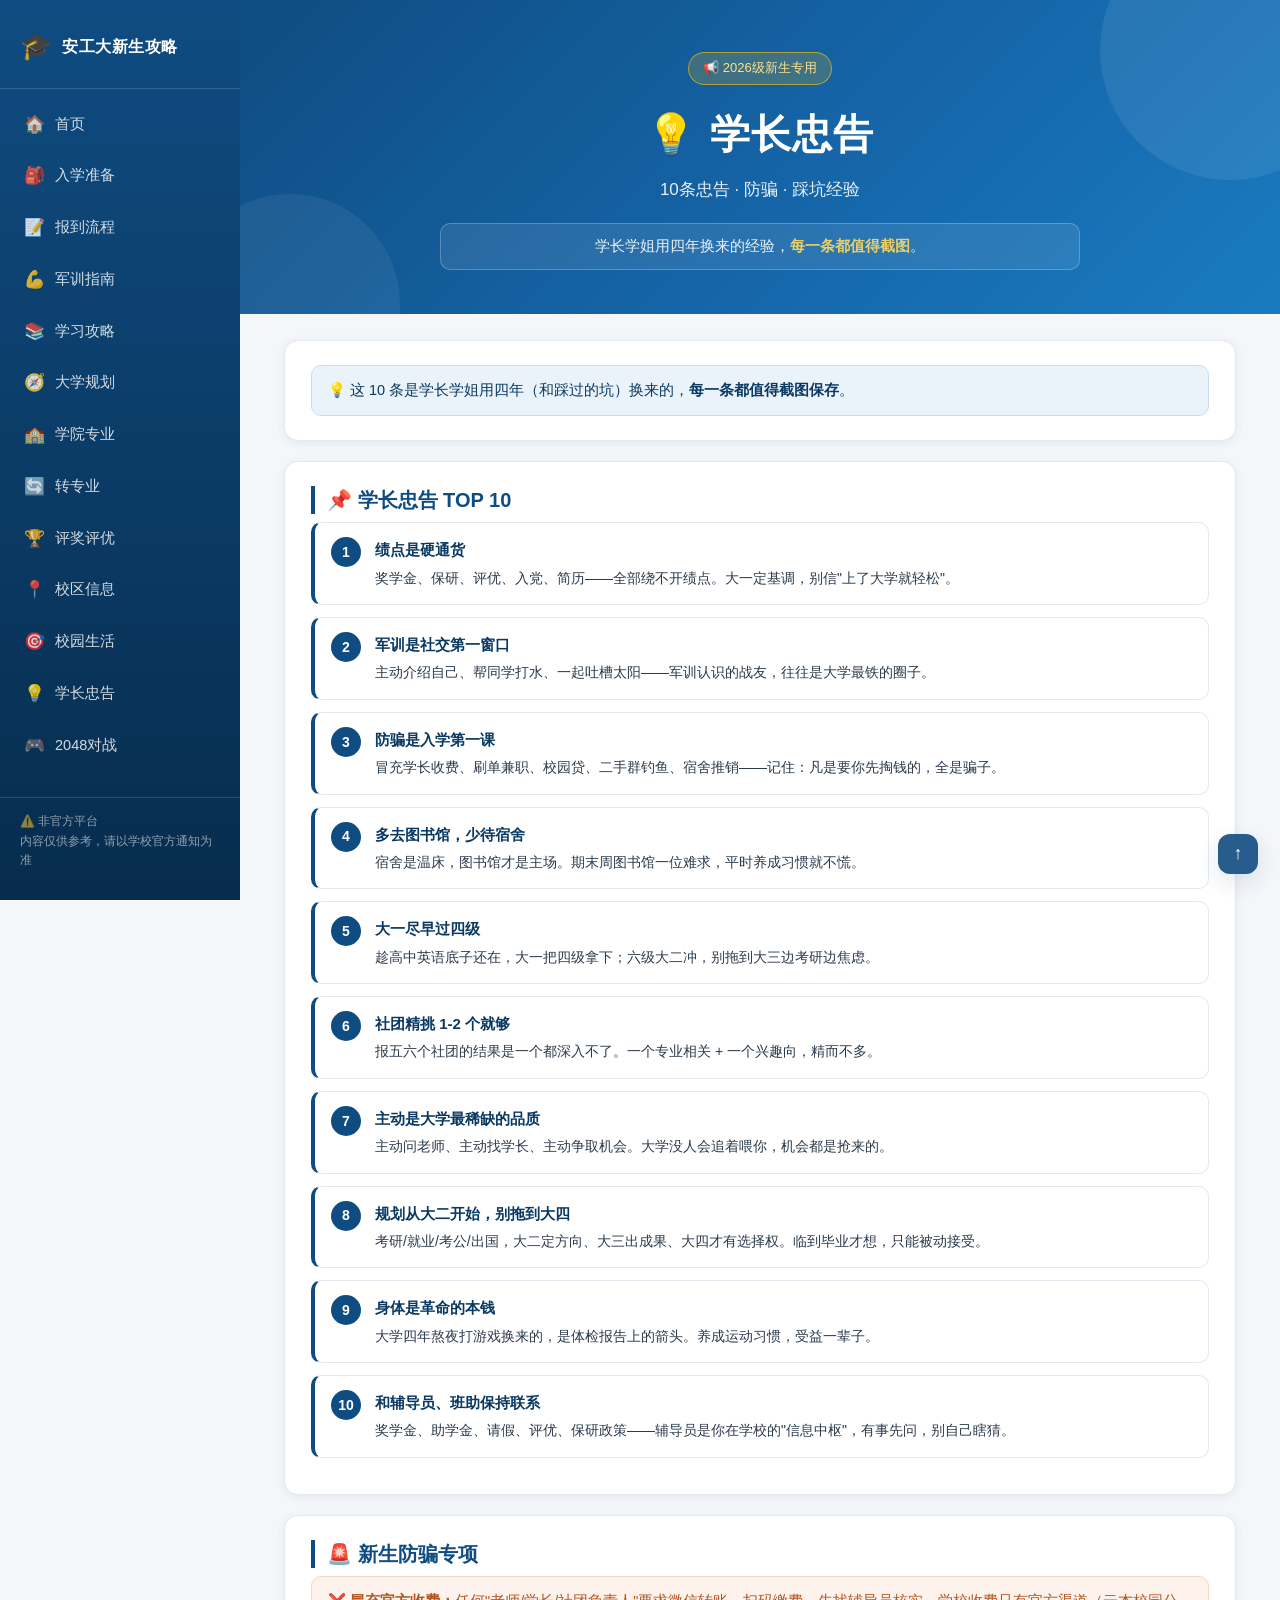
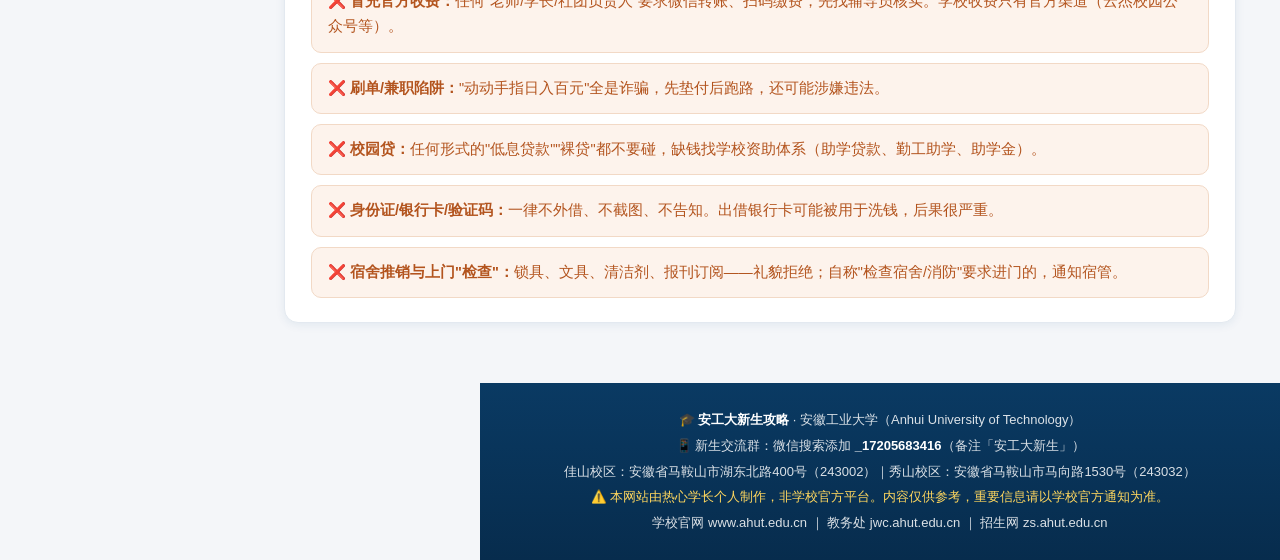
<file: tips.html>
<!DOCTYPE html>
<html lang="zh-CN">
<head>
 <meta charset="UTF-8">
 <meta name="viewport" content="width=device-width, initial-scale=1.0">
 <title>💡 学长忠告 | 安工大新生攻略</title>
 <meta name="description" content="安徽工业大学学长忠告：10条忠告、新生防骗专项、踩坑经验总结">
 <meta name="theme-color" content="#0f4c81">
 <link rel="stylesheet" href="css/style.css">
</head>
<body>

<!-- ================= 左侧目录 ================= -->
<nav class="sidebar-nav" id="sidebar-nav" aria-label="目录导航">
 <div class="sidebar-logo">
 <span class="logo-icon">🎓</span>
 <span class="logo-text">安工大新生攻略</span>
 </div>
 <a class='' href='index.html'><span class="nav-icon">🏠</span><span>首页</span></a>
 <a class='' href='prepare.html'><span class="nav-icon">🎒</span><span>入学准备</span></a>
 <a class='' href='report.html'><span class="nav-icon">📝</span><span>报到流程</span></a>
 <a class='' href='military.html'><span class="nav-icon">💪</span><span>军训指南</span></a>
 <a class='' href='study.html'><span class="nav-icon">📚</span><span>学习攻略</span></a>
 <a class='' href='plan.html'><span class="nav-icon">🧭</span><span>大学规划</span></a>
 <a class='' href='colleges.html'><span class="nav-icon">🏫</span><span>学院专业</span></a>
 <a class='' href='transfer.html'><span class="nav-icon">🔄</span><span>转专业</span></a>
 <a class='' href='awards.html'><span class="nav-icon">🏆</span><span>评奖评优</span></a>
 <a class='' href='campus.html'><span class="nav-icon">📍</span><span>校区信息</span></a>
 <a class='' href='clubs.html'><span class="nav-icon">🎯</span><span>校园生活</span></a>
 <a class='' href='tips.html'><span class="nav-icon">💡</span><span>学长忠告</span></a>
 <a class='' href='2048.html'><span class="nav-icon">🎮</span><span>2048对战</span></a>
 <div class="sidebar-foot">⚠️ 非官方平台<br>内容仅供参考，请以学校官方通知为准</div>
</nav>
<div class="sidebar-mask" id="sidebar-mask"></div>

<div class="main">

<!-- ================= Hero ================= -->
<header class="hero">
 <span class="badge">📢 2026级新生专用</span>
 <h1>💡 学长忠告</h1>
 <p class="sub">10条忠告 · 防骗 · 踩坑经验</p>
 <p class="tag">学长学姐用四年换来的经验，<b>每一条都值得截图</b>。</p>
</header>

<div class="wrap">

 <section class="block">
 <div class="callout blue" style="margin:0;">
 💡 这 10 条是学长学姐用四年（和踩过的坑）换来的，<b>每一条都值得截图保存</b>。
 </div>
 </section>

 <section class="block">
 <h2>📌 学长忠告 TOP 10</h2>
 <div class="tip-card"><div class="tip-no">1</div><div class="tip-body"><b>绩点是硬通货</b><p>奖学金、保研、评优、入党、简历——全部绕不开绩点。大一定基调，别信"上了大学就轻松"。</p></div></div>
 <div class="tip-card"><div class="tip-no">2</div><div class="tip-body"><b>军训是社交第一窗口</b><p>主动介绍自己、帮同学打水、一起吐槽太阳——军训认识的战友，往往是大学最铁的圈子。</p></div></div>
 <div class="tip-card"><div class="tip-no">3</div><div class="tip-body"><b>防骗是入学第一课</b><p>冒充学长收费、刷单兼职、校园贷、二手群钓鱼、宿舍推销——记住：凡是要你先掏钱的，全是骗子。</p></div></div>
 <div class="tip-card"><div class="tip-no">4</div><div class="tip-body"><b>多去图书馆，少待宿舍</b><p>宿舍是温床，图书馆才是主场。期末周图书馆一位难求，平时养成习惯就不慌。</p></div></div>
 <div class="tip-card"><div class="tip-no">5</div><div class="tip-body"><b>大一尽早过四级</b><p>趁高中英语底子还在，大一把四级拿下；六级大二冲，别拖到大三边考研边焦虑。</p></div></div>
 <div class="tip-card"><div class="tip-no">6</div><div class="tip-body"><b>社团精挑 1-2 个就够</b><p>报五六个社团的结果是一个都深入不了。一个专业相关 + 一个兴趣向，精而不多。</p></div></div>
 <div class="tip-card"><div class="tip-no">7</div><div class="tip-body"><b>主动是大学最稀缺的品质</b><p>主动问老师、主动找学长、主动争取机会。大学没人会追着喂你，机会都是抢来的。</p></div></div>
 <div class="tip-card"><div class="tip-no">8</div><div class="tip-body"><b>规划从大二开始，别拖到大四</b><p>考研/就业/考公/出国，大二定方向、大三出成果、大四才有选择权。临到毕业才想，只能被动接受。</p></div></div>
 <div class="tip-card"><div class="tip-no">9</div><div class="tip-body"><b>身体是革命的本钱</b><p>大学四年熬夜打游戏换来的，是体检报告上的箭头。养成运动习惯，受益一辈子。</p></div></div>
 <div class="tip-card"><div class="tip-no">10</div><div class="tip-body"><b>和辅导员、班助保持联系</b><p>奖学金、助学金、请假、评优、保研政策——辅导员是你在学校的"信息中枢"，有事先问，别自己瞎猜。</p></div></div>
 </section>

 <section class="block">
 <h2>🚨 新生防骗专项</h2>
 <div class="callout warn" style="margin:0 0 10px;">
 ❌ <b>冒充官方收费：</b>任何"老师/学长/社团负责人"要求微信转账、扫码缴费，先找辅导员核实。学校收费只有官方渠道（云杰校园公众号等）。
 </div>
 <div class="callout warn" style="margin:0 0 10px;">
 ❌ <b>刷单/兼职陷阱：</b>"动动手指日入百元"全是诈骗，先垫付后跑路，还可能涉嫌违法。
 </div>
 <div class="callout warn" style="margin:0 0 10px;">
 ❌ <b>校园贷：</b>任何形式的"低息贷款""裸贷"都不要碰，缺钱找学校资助体系（助学贷款、勤工助学、助学金）。
 </div>
 <div class="callout warn" style="margin:0 0 10px;">
 ❌ <b>身份证/银行卡/验证码：</b>一律不外借、不截图、不告知。出借银行卡可能被用于洗钱，后果很严重。
 </div>
 <div class="callout warn" style="margin:0;">
 ❌ <b>宿舍推销与上门"检查"：</b>锁具、文具、清洁剂、报刊订阅——礼貌拒绝；自称"检查宿舍/消防"要求进门的，通知宿管。
 </div>
 </section>

</div>

<!-- ================= 页脚 ================= -->
<footer>
 <div><b>🎓 安工大新生攻略</b> · 安徽工业大学（Anhui University of Technology）</div>
 <div>📱 新生交流群：微信搜索添加 <b>_17205683416</b>（备注「安工大新生」）</div>
 <div>佳山校区：安徽省马鞍山市湖东北路400号（243002）｜秀山校区：安徽省马鞍山市马向路1530号（243032）</div>
 <div class="warn">⚠️ 本网站由热心学长个人制作，非学校官方平台。内容仅供参考，重要信息请以学校官方通知为准。</div>
 <div>学校官网 www.ahut.edu.cn ｜ 教务处 jwc.ahut.edu.cn ｜ 招生网 zs.ahut.edu.cn</div>
</footer>

</div><!-- /.main -->

<!-- 移动端汉堡按钮 + 底部快捷导航 -->
<button class="menu-btn" id="menu-btn" aria-label="打开目录">☰</button>
<nav class="bottom-nav" aria-label="底部快捷导航">
 <a class='' href='index.html'><span class="nav-icon">🏠</span><span>首页</span></a>
 <a class='' href='study.html'><span class="nav-icon">📚</span><span>学习</span></a>
 <a class='' href='plan.html'><span class="nav-icon">🧭</span><span>规划</span></a>
 <a class='' href='tips.html'><span class="nav-icon">💡</span><span>忠告</span></a>
</nav>

<a class="totop" href="#" aria-label="回到顶部">↑</a>

<script>
(function(){
 var nav = document.getElementById('sidebar-nav');
 var mask = document.getElementById('sidebar-mask');
 var btn = document.getElementById('menu-btn');
 function closeSide(){ nav.classList.remove('open'); mask.classList.remove('show'); }
 if (btn) btn.addEventListener('click', function(){
 nav.classList.toggle('open');
 mask.classList.toggle('show');
 });
 if (mask) mask.addEventListener('click', closeSide);
 nav.querySelectorAll('a').forEach(function(a){
 a.addEventListener('click', function(){ if (window.innerWidth <= 900) closeSide(); });
 });
})();
</script>

</body>
</html>
</file>
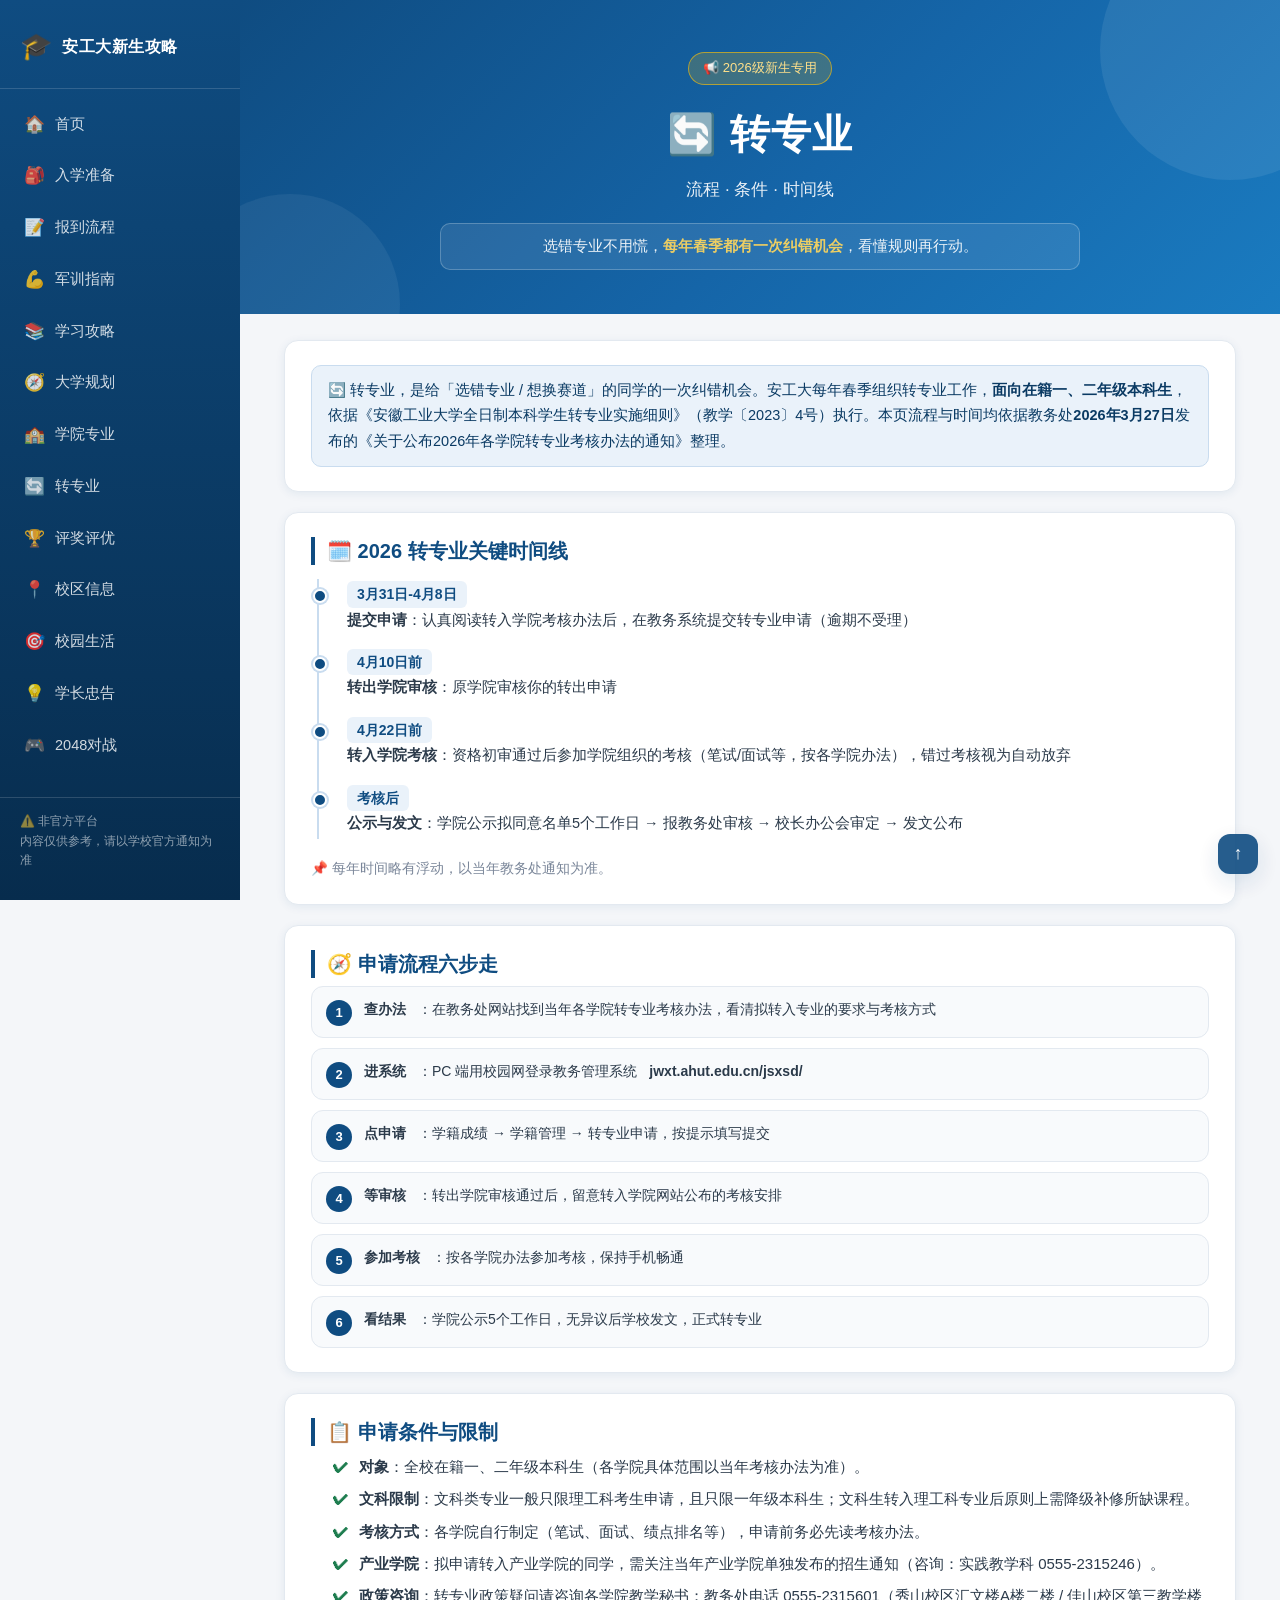
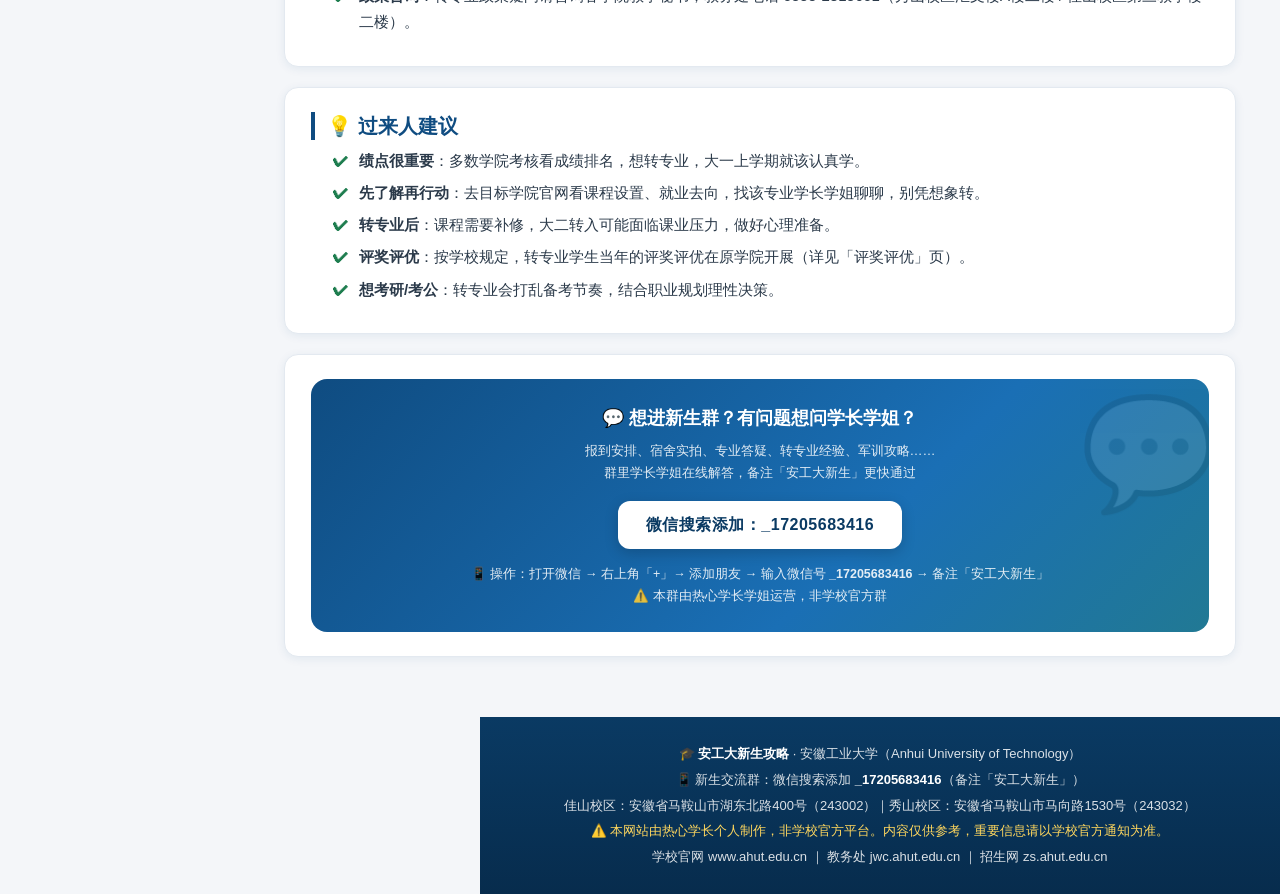
<file: transfer.html>
<!DOCTYPE html>
<html lang="zh-CN">
<head>
 <meta charset="UTF-8">
 <meta name="viewport" content="width=device-width, initial-scale=1.0">
 <title>🔄 转专业 | 安工大新生攻略</title>
 <meta name="description" content="安徽工业大学转专业攻略：2026年转专业时间线、申请流程、条件限制、过来人建议">
 <meta name="theme-color" content="#0f4c81">
 <link rel="stylesheet" href="css/style.css">
</head>
<body>

<!-- ================= 左侧目录 ================= -->
<nav class="sidebar-nav" id="sidebar-nav" aria-label="目录导航">
 <div class="sidebar-logo">
 <span class="logo-icon">🎓</span>
 <span class="logo-text">安工大新生攻略</span>
 </div>
 <a class='' href='index.html'><span class="nav-icon">🏠</span><span>首页</span></a>
 <a class='' href='prepare.html'><span class="nav-icon">🎒</span><span>入学准备</span></a>
 <a class='' href='report.html'><span class="nav-icon">📝</span><span>报到流程</span></a>
 <a class='' href='military.html'><span class="nav-icon">💪</span><span>军训指南</span></a>
 <a class='' href='study.html'><span class="nav-icon">📚</span><span>学习攻略</span></a>
 <a class='' href='plan.html'><span class="nav-icon">🧭</span><span>大学规划</span></a>
 <a class='' href='colleges.html'><span class="nav-icon">🏫</span><span>学院专业</span></a>
 <a class='' href='transfer.html'><span class="nav-icon">🔄</span><span>转专业</span></a>
 <a class='' href='awards.html'><span class="nav-icon">🏆</span><span>评奖评优</span></a>
 <a class='' href='campus.html'><span class="nav-icon">📍</span><span>校区信息</span></a>
 <a class='' href='clubs.html'><span class="nav-icon">🎯</span><span>校园生活</span></a>
 <a class='' href='tips.html'><span class="nav-icon">💡</span><span>学长忠告</span></a>
 <a class='' href='2048.html'><span class="nav-icon">🎮</span><span>2048对战</span></a>
 <div class="sidebar-foot">⚠️ 非官方平台<br>内容仅供参考，请以学校官方通知为准</div>
</nav>
<div class="sidebar-mask" id="sidebar-mask"></div>

<div class="main">

<!-- ================= Hero ================= -->
<header class="hero">
 <span class="badge">📢 2026级新生专用</span>
 <h1>🔄 转专业</h1>
 <p class="sub">流程 · 条件 · 时间线</p>
 <p class="tag">选错专业不用慌，<b>每年春季都有一次纠错机会</b>，看懂规则再行动。</p>
</header>

<div class="wrap">

 <section class="block">
 <div class="callout blue" style="margin:0;">
 🔄 转专业，是给「选错专业 / 想换赛道」的同学的一次纠错机会。安工大每年春季组织转专业工作，<b>面向在籍一、二年级本科生</b>，依据《安徽工业大学全日制本科学生转专业实施细则》（教学〔2023〕4号）执行。本页流程与时间均依据教务处<b>2026年3月27日</b>发布的《关于公布2026年各学院转专业考核办法的通知》整理。
 </div>
 </section>

 <section class="block">
 <h2>🗓️ 2026 转专业关键时间线</h2>
 <div class="timeline">
 <div class="tl-item"><div class="year">3月31日-4月8日</div><div class="txt"><b>提交申请</b>：认真阅读转入学院考核办法后，在教务系统提交转专业申请（逾期不受理）</div></div>
 <div class="tl-item"><div class="year">4月10日前</div><div class="txt"><b>转出学院审核</b>：原学院审核你的转出申请</div></div>
 <div class="tl-item"><div class="year">4月22日前</div><div class="txt"><b>转入学院考核</b>：资格初审通过后参加学院组织的考核（笔试/面试等，按各学院办法），错过考核视为自动放弃</div></div>
 <div class="tl-item"><div class="year">考核后</div><div class="txt"><b>公示与发文</b>：学院公示拟同意名单5个工作日 → 报教务处审核 → 校长办公会审定 → 发文公布</div></div>
 </div>
 <p style="font-size:13.5px;color:var(--muted);margin-top:12px;">📌 每年时间略有浮动，以当年教务处通知为准。</p>
 </section>

 <section class="block">
 <h2>🧭 申请流程六步走</h2>
 <div class="steps">
 <div class="step"><span class="step-num">1</span><b>查办法</b>：在教务处网站找到当年各学院转专业考核办法，看清拟转入专业的要求与考核方式</div>
 <div class="step"><span class="step-num">2</span><b>进系统</b>：PC 端用校园网登录教务管理系统 <b>jwxt.ahut.edu.cn/jsxsd/</b></div>
 <div class="step"><span class="step-num">3</span><b>点申请</b>：学籍成绩 → 学籍管理 → 转专业申请，按提示填写提交</div>
 <div class="step"><span class="step-num">4</span><b>等审核</b>：转出学院审核通过后，留意转入学院网站公布的考核安排</div>
 <div class="step"><span class="step-num">5</span><b>参加考核</b>：按各学院办法参加考核，保持手机畅通</div>
 <div class="step"><span class="step-num">6</span><b>看结果</b>：学院公示5个工作日，无异议后学校发文，正式转专业</div>
 </div>
 </section>

 <section class="block">
 <h2>📋 申请条件与限制</h2>
 <ul class="list-check">
 <li><b>对象</b>：全校在籍一、二年级本科生（各学院具体范围以当年考核办法为准）。</li>
 <li><b>文科限制</b>：文科类专业一般只限理工科考生申请，且只限一年级本科生；文科生转入理工科专业后原则上需降级补修所缺课程。</li>
 <li><b>考核方式</b>：各学院自行制定（笔试、面试、绩点排名等），申请前务必先读考核办法。</li>
 <li><b>产业学院</b>：拟申请转入产业学院的同学，需关注当年产业学院单独发布的招生通知（咨询：实践教学科 0555-2315246）。</li>
 <li><b>政策咨询</b>：转专业政策疑问请咨询各学院教学秘书；教务处电话 0555-2315601（秀山校区汇文楼A楼二楼 / 佳山校区第三教学楼二楼）。</li>
 </ul>
 </section>

 <section class="block">
 <h2>💡 过来人建议</h2>
 <ul class="list-check">
 <li><b>绩点很重要</b>：多数学院考核看成绩排名，想转专业，大一上学期就该认真学。</li>
 <li><b>先了解再行动</b>：去目标学院官网看课程设置、就业去向，找该专业学长学姐聊聊，别凭想象转。</li>
 <li><b>转专业后</b>：课程需要补修，大二转入可能面临课业压力，做好心理准备。</li>
 <li><b>评奖评优</b>：按学校规定，转专业学生当年的评奖评优在原学院开展（详见「评奖评优」页）。</li>
 <li><b>想考研/考公</b>：转专业会打乱备考节奏，结合职业规划理性决策。</li>
 </ul>
 </section>

 <section class="block" id="contact">
 <div class="contact-card">
 <div class="cc-title">💬 想进新生群？有问题想问学长学姐？</div>
 <div class="cc-sub">报到安排、宿舍实拍、专业答疑、转专业经验、军训攻略……<br>群里学长学姐在线解答，备注「安工大新生」更快通过</div>
 <span class="cc-wx">微信搜索添加：_17205683416</span>
 <div class="cc-note">📱 操作：打开微信 → 右上角「+」→ 添加朋友 → 输入微信号 <b>_17205683416</b> → 备注「安工大新生」<br>⚠️ 本群由热心学长学姐运营，非学校官方群</div>
 </div>
 </section>

</div>

<!-- ================= 页脚 ================= -->
<footer>
 <div><b>🎓 安工大新生攻略</b> · 安徽工业大学（Anhui University of Technology）</div>
 <div>📱 新生交流群：微信搜索添加 <b>_17205683416</b>（备注「安工大新生」）</div>
 <div>佳山校区：安徽省马鞍山市湖东北路400号（243002）｜秀山校区：安徽省马鞍山市马向路1530号（243032）</div>
 <div class="warn">⚠️ 本网站由热心学长个人制作，非学校官方平台。内容仅供参考，重要信息请以学校官方通知为准。</div>
 <div>学校官网 www.ahut.edu.cn ｜ 教务处 jwc.ahut.edu.cn ｜ 招生网 zs.ahut.edu.cn</div>
</footer>

</div><!-- /.main -->

<!-- 移动端汉堡按钮 + 底部快捷导航 -->
<button class="menu-btn" id="menu-btn" aria-label="打开目录">☰</button>
<nav class="bottom-nav" aria-label="底部快捷导航">
 <a class='' href='index.html'><span class="nav-icon">🏠</span><span>首页</span></a>
 <a class='' href='study.html'><span class="nav-icon">📚</span><span>学习</span></a>
 <a class='' href='plan.html'><span class="nav-icon">🧭</span><span>规划</span></a>
 <a class='' href='tips.html'><span class="nav-icon">💡</span><span>忠告</span></a>
</nav>

<a class="totop" href="#" aria-label="回到顶部">↑</a>

<script>
(function(){
 var nav = document.getElementById('sidebar-nav');
 var mask = document.getElementById('sidebar-mask');
 var btn = document.getElementById('menu-btn');
 function closeSide(){ nav.classList.remove('open'); mask.classList.remove('show'); }
 if (btn) btn.addEventListener('click', function(){
 nav.classList.toggle('open');
 mask.classList.toggle('show');
 });
 if (mask) mask.addEventListener('click', closeSide);
 nav.querySelectorAll('a').forEach(function(a){
 a.addEventListener('click', function(){ if (window.innerWidth <= 900) closeSide(); });
 });
})();
</script>

</body>
</html>
</file>
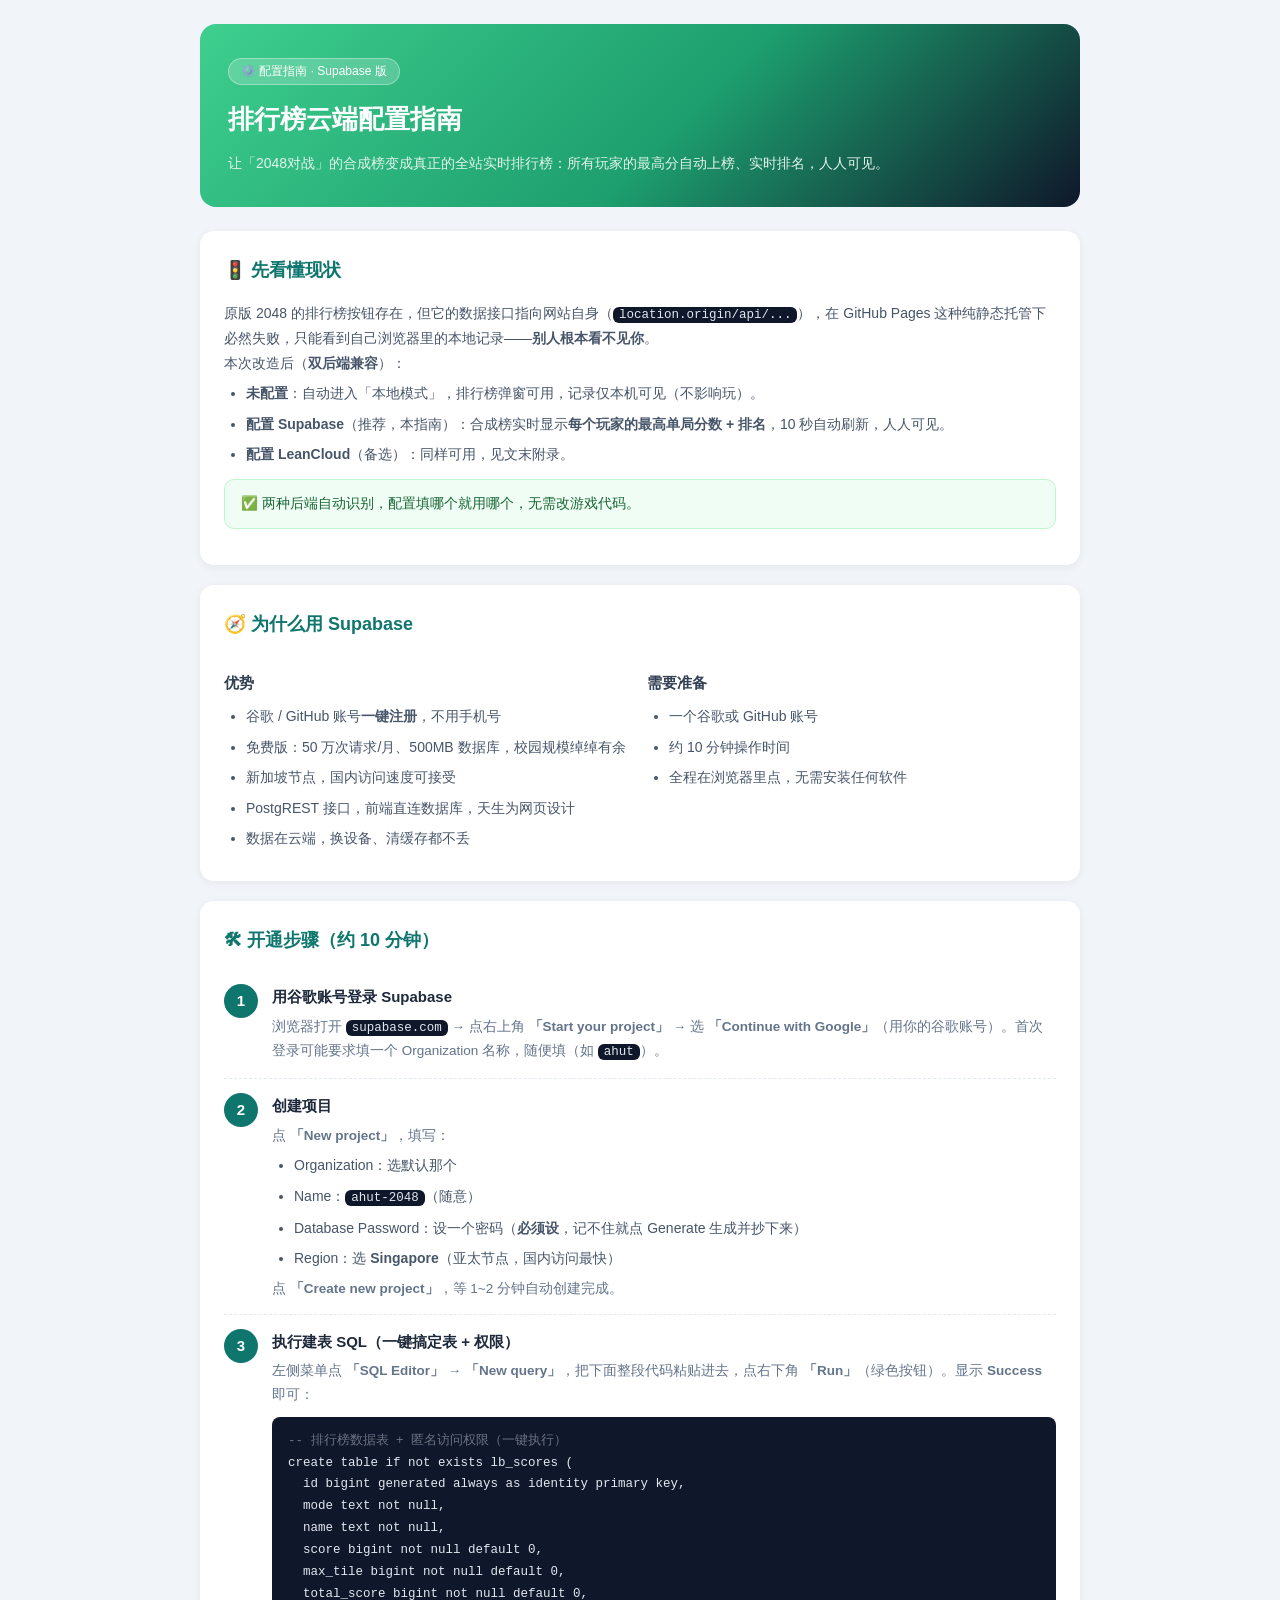
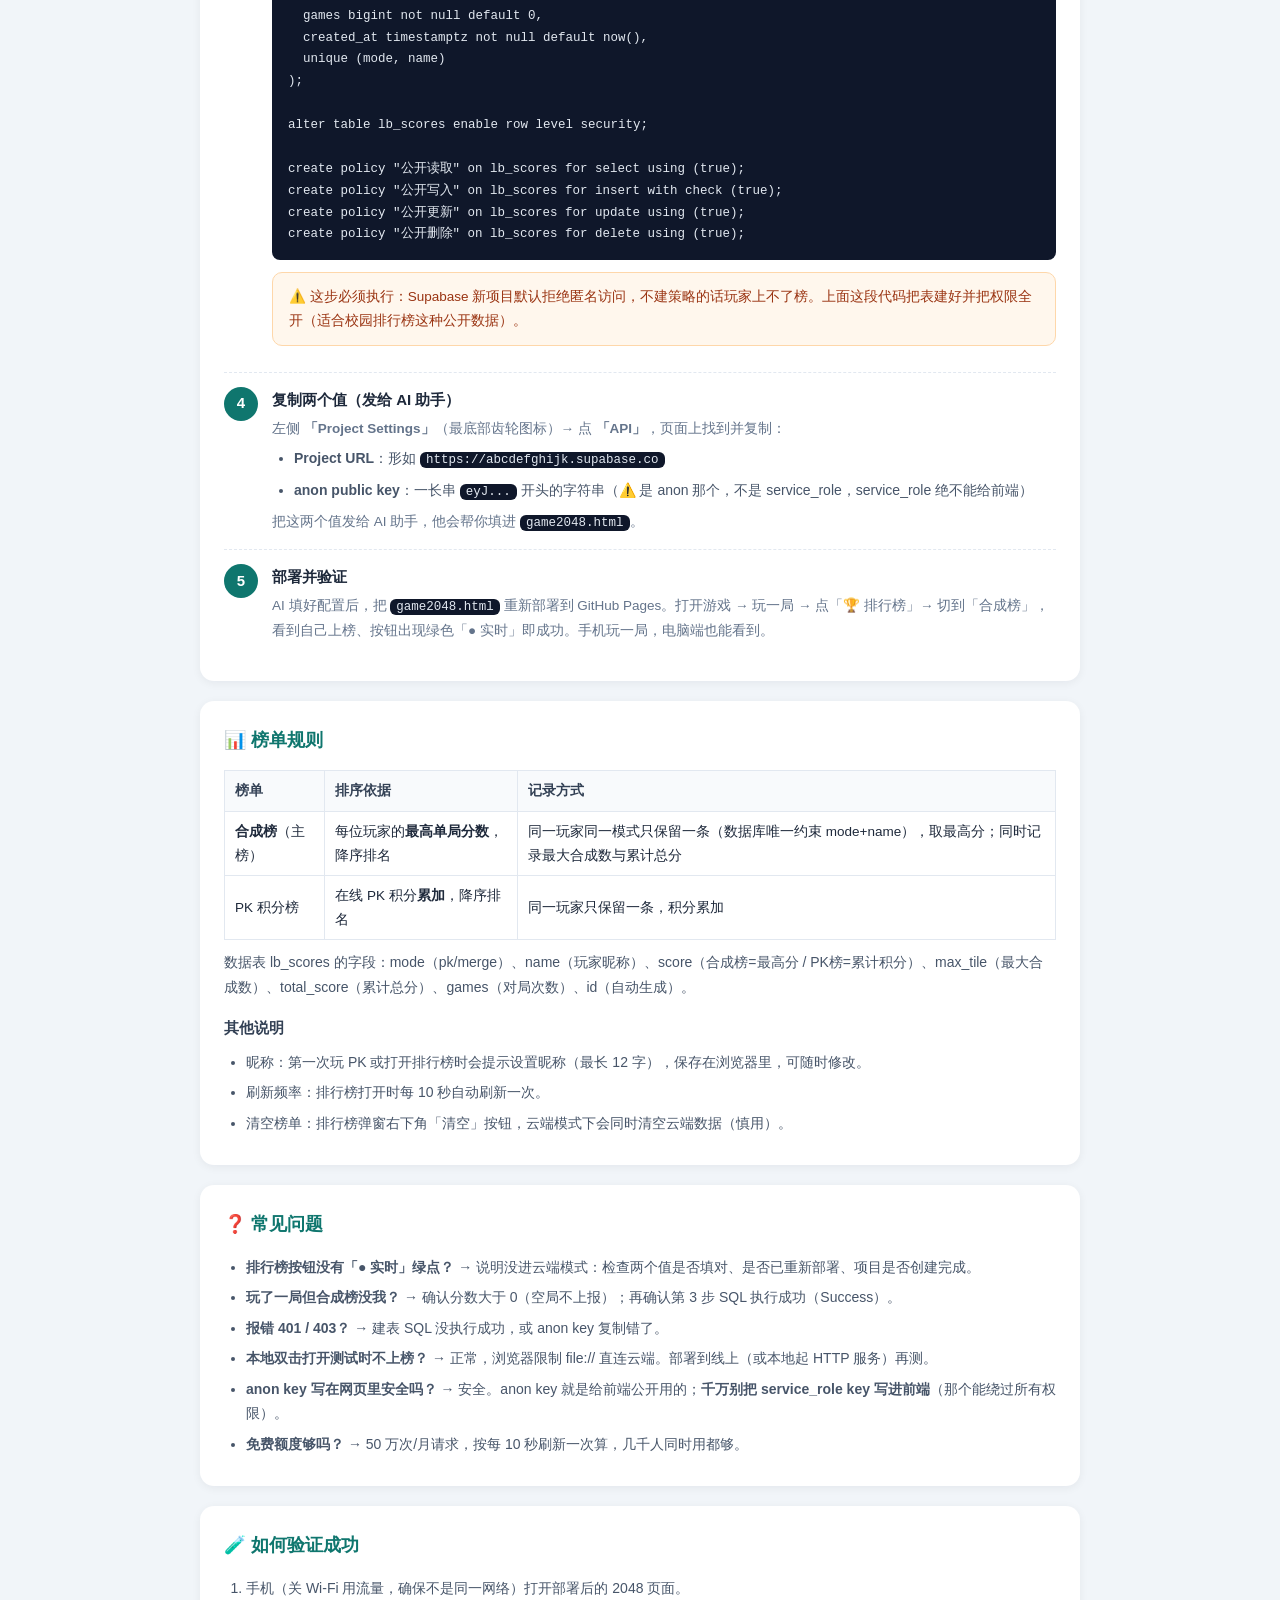
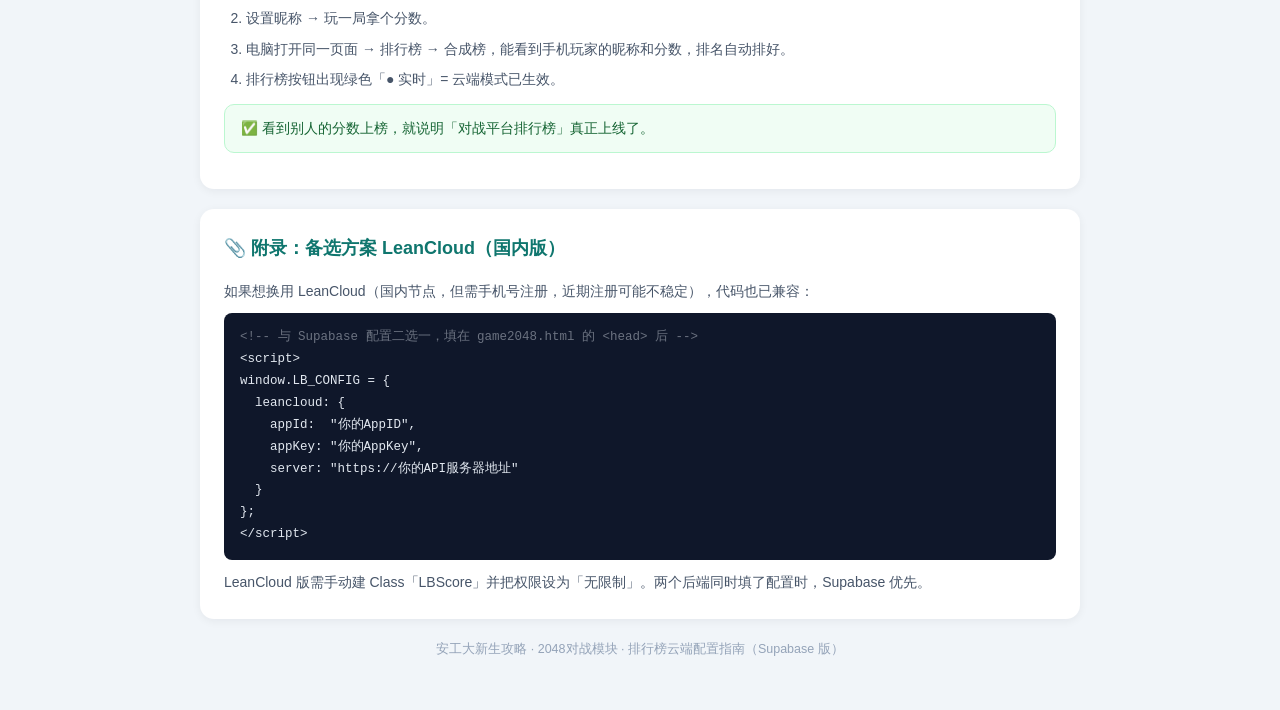
<file: 排行榜云端配置指南.html>
<!DOCTYPE html>
<html lang="zh-CN">
<head>
<meta charset="UTF-8">
<meta name="viewport" content="width=device-width, initial-scale=1.0">
<title>排行榜云端配置指南 · 2048对战 · Supabase 版</title>
<style>
 * { margin: 0; padding: 0; box-sizing: border-box; }
 body { font-family: "Microsoft YaHei", "PingFang SC", sans-serif; background: #f1f5f9; color: #1e293b; line-height: 1.75; padding: 24px 16px 60px; }
 .wrap { max-width: 880px; margin: 0 auto; }
 header.hero { background: linear-gradient(135deg, #3ecf8e 0%, #1d9e6e 55%, #0f172a 100%); border-radius: 16px; padding: 32px 28px; color: #fff; margin-bottom: 24px; }
 header.hero h1 { font-size: 26px; margin-bottom: 8px; }
 header.hero p { color: #e2f5ec; font-size: 14px; }
 .badge { display: inline-block; background: rgba(255,255,255,.2); color: #fff; border: 1px solid rgba(255,255,255,.35); border-radius: 20px; padding: 2px 12px; font-size: 12px; margin-bottom: 12px; }
 .card { background: #fff; border-radius: 14px; padding: 24px; margin-bottom: 20px; box-shadow: 0 2px 10px rgba(15,23,42,.06); }
 .card h2 { font-size: 18px; margin-bottom: 14px; color: #0f766e; display: flex; align-items: center; gap: 8px; }
 .card h3 { font-size: 15px; margin: 16px 0 8px; color: #334155; }
 .card p, .card li { font-size: 14px; color: #475569; }
 .card ul, .card ol { padding-left: 22px; }
 .card li { margin: 6px 0; }
 .steps { display: flex; flex-direction: column; }
 .step { display: flex; gap: 14px; padding: 14px 0; border-bottom: 1px dashed #e2e8f0; }
 .step:last-child { border-bottom: none; }
 .step-num { flex: 0 0 34px; height: 34px; border-radius: 50%; background: #0f766e; color: #fff; display: flex; align-items: center; justify-content: center; font-weight: 700; font-size: 15px; }
 .step-body { flex: 1; }
 .step-title { font-weight: 700; font-size: 15px; color: #1e293b; }
 .step-text { font-size: 13.5px; color: #64748b; margin-top: 4px; }
 .code-block { background: #0f172a; color: #e2e8f0; padding: 14px 16px; border-radius: 8px; font-family: Consolas, monospace; font-size: 12.5px; white-space: pre-wrap; word-break: break-all; margin: 10px 0; display: block; }
 .code-block .cm { color: #6b7280; }
 .inline-code { background: #0f172a; color: #e2e8f0; padding: 1px 6px; border-radius: 6px; font-family: Consolas, monospace; font-size: 12.5px; }
 .warn { background: #fff7ed; border: 1px solid #fed7aa; border-radius: 10px; padding: 12px 16px; font-size: 13.5px; color: #9a3412; margin: 12px 0; }
 .ok { background: #f0fdf4; border: 1px solid #bbf7d0; border-radius: 10px; padding: 12px 16px; font-size: 13.5px; color: #166534; margin: 12px 0; }
 table { width: 100%; border-collapse: collapse; margin: 10px 0; font-size: 13.5px; }
 th, td { border: 1px solid #e2e8f0; padding: 8px 10px; text-align: left; }
 th { background: #f8fafc; color: #334155; }
 .muted { color: #94a3b8; font-size: 12.5px; }
 .grid2 { display: grid; grid-template-columns: 1fr 1fr; gap: 14px; }
 @media (max-width: 640px) { .grid2 { grid-template-columns: 1fr; } }
</style>
</head>
<body>
<div class="wrap">

<header class="hero">
 <span class="badge">⚙️ 配置指南 · Supabase 版</span>
 <h1>排行榜云端配置指南</h1>
 <p>让「2048对战」的合成榜变成真正的全站实时排行榜：所有玩家的最高分自动上榜、实时排名，人人可见。</p>
</header>

<div class="card">
 <h2>🚦 先看懂现状</h2>
 <p>原版 2048 的排行榜按钮存在，但它的数据接口指向网站自身（<span class="inline-code">location.origin/api/...</span>），在 GitHub Pages 这种纯静态托管下必然失败，只能看到自己浏览器里的本地记录——<b>别人根本看不见你</b>。</p>
 <p>本次改造后（<b>双后端兼容</b>）：</p>
 <ul>
  <li><b>未配置</b>：自动进入「本地模式」，排行榜弹窗可用，记录仅本机可见（不影响玩）。</li>
  <li><b>配置 Supabase</b>（推荐，本指南）：合成榜实时显示<b>每个玩家的最高单局分数 + 排名</b>，10 秒自动刷新，人人可见。</li>
  <li><b>配置 LeanCloud</b>（备选）：同样可用，见文末附录。</li>
 </ul>
 <div class="ok">✅ 两种后端自动识别，配置填哪个就用哪个，无需改游戏代码。</div>
</div>

<div class="card">
 <h2>🧭 为什么用 Supabase</h2>
 <div class="grid2">
  <div>
   <h3>优势</h3>
   <ul>
    <li>谷歌 / GitHub 账号<b>一键注册</b>，不用手机号</li>
    <li>免费版：50 万次请求/月、500MB 数据库，校园规模绰绰有余</li>
    <li>新加坡节点，国内访问速度可接受</li>
    <li>PostgREST 接口，前端直连数据库，天生为网页设计</li>
    <li>数据在云端，换设备、清缓存都不丢</li>
   </ul>
  </div>
  <div>
   <h3>需要准备</h3>
   <ul>
    <li>一个谷歌或 GitHub 账号</li>
    <li>约 10 分钟操作时间</li>
    <li>全程在浏览器里点，无需安装任何软件</li>
   </ul>
  </div>
 </div>
</div>

<div class="card">
 <h2>🛠 开通步骤（约 10 分钟）</h2>
 <div class="steps">
  <div class="step">
   <div class="step-num">1</div>
   <div class="step-body">
    <div class="step-title">用谷歌账号登录 Supabase</div>
    <div class="step-text">浏览器打开 <span class="inline-code">supabase.com</span> → 点右上角 <b>「Start your project」</b> → 选 <b>「Continue with Google」</b>（用你的谷歌账号）。首次登录可能要求填一个 Organization 名称，随便填（如 <span class="inline-code">ahut</span>）。</div>
   </div>
  </div>
  <div class="step">
   <div class="step-num">2</div>
   <div class="step-body">
    <div class="step-title">创建项目</div>
    <div class="step-text">点 <b>「New project」</b>，填写：</div>
    <ul>
     <li>Organization：选默认那个</li>
     <li>Name：<span class="inline-code">ahut-2048</span>（随意）</li>
     <li>Database Password：设一个密码（<b>必须设</b>，记不住就点 Generate 生成并抄下来）</li>
     <li>Region：选 <b>Singapore</b>（亚太节点，国内访问最快）</li>
    </ul>
    <div class="step-text">点 <b>「Create new project」</b>，等 1~2 分钟自动创建完成。</div>
   </div>
  </div>
  <div class="step">
   <div class="step-num">3</div>
   <div class="step-body">
    <div class="step-title">执行建表 SQL（一键搞定表 + 权限）</div>
    <div class="step-text">左侧菜单点 <b>「SQL Editor」</b> → <b>「New query」</b>，把下面整段代码粘贴进去，点右下角 <b>「Run」</b>（绿色按钮）。显示 <b>Success</b> 即可：</div>
    <div class="code-block"><span class="cm">-- 排行榜数据表 + 匿名访问权限（一键执行）</span>
create table if not exists lb_scores (
  id bigint generated always as identity primary key,
  mode text not null,
  name text not null,
  score bigint not null default 0,
  max_tile bigint not null default 0,
  total_score bigint not null default 0,
  games bigint not null default 0,
  created_at timestamptz not null default now(),
  unique (mode, name)
);

alter table lb_scores enable row level security;

create policy "公开读取" on lb_scores for select using (true);
create policy "公开写入" on lb_scores for insert with check (true);
create policy "公开更新" on lb_scores for update using (true);
create policy "公开删除" on lb_scores for delete using (true);</div>
    <div class="warn">⚠️ 这步必须执行：Supabase 新项目默认拒绝匿名访问，不建策略的话玩家上不了榜。上面这段代码把表建好并把权限全开（适合校园排行榜这种公开数据）。</div>
   </div>
  </div>
  <div class="step">
   <div class="step-num">4</div>
   <div class="step-body">
    <div class="step-title">复制两个值（发给 AI 助手）</div>
    <div class="step-text">左侧 <b>「Project Settings」</b>（最底部齿轮图标）→ 点 <b>「API」</b>，页面上找到并复制：</div>
    <ul>
     <li><b>Project URL</b>：形如 <span class="inline-code">https://abcdefghijk.supabase.co</span></li>
     <li><b>anon public key</b>：一长串 <span class="inline-code">eyJ...</span> 开头的字符串（⚠️ 是 anon 那个，不是 service_role，service_role 绝不能给前端）</li>
    </ul>
    <div class="step-text">把这两个值发给 AI 助手，他会帮你填进 <span class="inline-code">game2048.html</span>。</div>
   </div>
  </div>
  <div class="step">
   <div class="step-num">5</div>
   <div class="step-body">
    <div class="step-title">部署并验证</div>
    <div class="step-text">AI 填好配置后，把 <span class="inline-code">game2048.html</span> 重新部署到 GitHub Pages。打开游戏 → 玩一局 → 点「🏆 排行榜」→ 切到「合成榜」，看到自己上榜、按钮出现绿色「● 实时」即成功。手机玩一局，电脑端也能看到。</div>
   </div>
  </div>
 </div>
</div>

<div class="card">
 <h2>📊 榜单规则</h2>
 <table>
  <tr><th>榜单</th><th>排序依据</th><th>记录方式</th></tr>
  <tr><td><b>合成榜</b>（主榜）</td><td>每位玩家的<b>最高单局分数</b>，降序排名</td><td>同一玩家同一模式只保留一条（数据库唯一约束 mode+name），取最高分；同时记录最大合成数与累计总分</td></tr>
  <tr><td>PK 积分榜</td><td>在线 PK 积分<b>累加</b>，降序排名</td><td>同一玩家只保留一条，积分累加</td></tr>
 </table>
 <p class="muted">数据表 lb_scores 的字段：mode（pk/merge）、name（玩家昵称）、score（合成榜=最高分 / PK榜=累计积分）、max_tile（最大合成数）、total_score（累计总分）、games（对局次数）、id（自动生成）。</p>
 <h3>其他说明</h3>
 <ul>
  <li>昵称：第一次玩 PK 或打开排行榜时会提示设置昵称（最长 12 字），保存在浏览器里，可随时修改。</li>
  <li>刷新频率：排行榜打开时每 10 秒自动刷新一次。</li>
  <li>清空榜单：排行榜弹窗右下角「清空」按钮，云端模式下会同时清空云端数据（慎用）。</li>
 </ul>
</div>

<div class="card">
 <h2>❓ 常见问题</h2>
 <ul>
  <li><b>排行榜按钮没有「● 实时」绿点？</b> → 说明没进云端模式：检查两个值是否填对、是否已重新部署、项目是否创建完成。</li>
  <li><b>玩了一局但合成榜没我？</b> → 确认分数大于 0（空局不上报）；再确认第 3 步 SQL 执行成功（Success）。</li>
  <li><b>报错 401 / 403？</b> → 建表 SQL 没执行成功，或 anon key 复制错了。</li>
  <li><b>本地双击打开测试时不上榜？</b> → 正常，浏览器限制 file:// 直连云端。部署到线上（或本地起 HTTP 服务）再测。</li>
  <li><b>anon key 写在网页里安全吗？</b> → 安全。anon key 就是给前端公开用的；<b>千万别把 service_role key 写进前端</b>（那个能绕过所有权限）。</li>
  <li><b>免费额度够吗？</b> → 50 万次/月请求，按每 10 秒刷新一次算，几千人同时用都够。</li>
 </ul>
</div>

<div class="card">
 <h2>🧪 如何验证成功</h2>
 <ol>
  <li>手机（关 Wi-Fi 用流量，确保不是同一网络）打开部署后的 2048 页面。</li>
  <li>设置昵称 → 玩一局拿个分数。</li>
  <li>电脑打开同一页面 → 排行榜 → 合成榜，能看到手机玩家的昵称和分数，排名自动排好。</li>
  <li>排行榜按钮出现绿色「● 实时」= 云端模式已生效。</li>
 </ol>
 <div class="ok">✅ 看到别人的分数上榜，就说明「对战平台排行榜」真正上线了。</div>
</div>

<div class="card">
 <h2>📎 附录：备选方案 LeanCloud（国内版）</h2>
 <p>如果想换用 LeanCloud（国内节点，但需手机号注册，近期注册可能不稳定），代码也已兼容：</p>
 <div class="code-block"><span class="cm">&lt;!-- 与 Supabase 配置二选一，填在 game2048.html 的 &lt;head&gt; 后 --&gt;</span>
&lt;script&gt;
window.LB_CONFIG = {
  leancloud: {
    appId:  "你的AppID",
    appKey: "你的AppKey",
    server: "https://你的API服务器地址"
  }
};
&lt;/script&gt;</div>
 <p class="muted">LeanCloud 版需手动建 Class「LBScore」并把权限设为「无限制」。两个后端同时填了配置时，Supabase 优先。</p>
</div>

<p class="muted" style="text-align:center;">安工大新生攻略 · 2048对战模块 · 排行榜云端配置指南（Supabase 版）</p>

</div>
</body>
</html>
</file>
<file: css/style.css>
/* ==========================================================
   安工大新生攻略 · 全局样式
   主题色 #0f4c81（安工大蓝）
   ========================================================== */
:root {
  --blue: #0f4c81;
  --blue-dark: #0a3a63;
  --blue-deep: #072c4d;
  --blue-light: #eaf2fa;
  --blue-border: #c9dcef;
  --bg: #f4f6f9;
  --card: #ffffff;
  --text: #2b3a4a;
  --muted: #7a8699;
  --border: #e3e9f0;
  --warn: #b3541e;
  --warn-bg: #fdf3ec;
  --green: #1e7d4f;
  --green-bg: #eef8f2;
  --shadow: 0 2px 10px rgba(15, 76, 129, 0.08);
  --shadow-lg: 0 8px 24px rgba(15, 76, 129, 0.14);
  --radius: 14px;
}

* { margin: 0; padding: 0; box-sizing: border-box; }

html { scroll-behavior: smooth; }

body {
  font-family: -apple-system, BlinkMacSystemFont, "Segoe UI",
    "PingFang SC", "Hiragino Sans GB", "Microsoft YaHei", sans-serif;
  background: var(--bg);
  color: var(--text);
  line-height: 1.75;
  font-size: 15px;
}

a { text-decoration: none; color: inherit; }
ul, ol { padding-left: 22px; }
li { margin: 6px 0; }

/* ---------------- 左侧目录 ---------------- */
.sidebar-nav {
  position: fixed;
  top: 0; left: 0; bottom: 0;
  width: 240px;
  background: linear-gradient(180deg, var(--blue) 0%, var(--blue-deep) 100%);
  color: #fff;
  padding: 20px 0 16px;
  overflow-y: auto;
  z-index: 60;
  display: flex;
  flex-direction: column;
}
.sidebar-logo {
  display: flex; align-items: center; gap: 10px;
  padding: 4px 20px 18px;
  border-bottom: 1px solid rgba(255, 255, 255, 0.15);
  margin-bottom: 10px;
}
.logo-icon { font-size: 26px; }
.logo-text { font-size: 16px; font-weight: 700; letter-spacing: 0.5px; }
.sidebar-nav a {
  display: flex; align-items: center; gap: 10px;
  padding: 11px 20px;
  color: rgba(255, 255, 255, 0.82);
  font-size: 14.5px;
  border-left: 3px solid transparent;
  transition: background 0.2s, color 0.2s;
}
.sidebar-nav a:hover { background: rgba(255, 255, 255, 0.08); color: #fff; }
.sidebar-nav a.active {
  background: rgba(255, 255, 255, 0.14);
  color: #fff;
  border-left-color: #ffc107;
  font-weight: 600;
}
.nav-icon { font-size: 17px; width: 22px; text-align: center; }
.sidebar-foot {
  margin-top: auto;
  padding: 14px 20px;
  font-size: 12px;
  line-height: 1.6;
  color: rgba(255, 255, 255, 0.55);
  border-top: 1px solid rgba(255, 255, 255, 0.15);
}
.sidebar-mask {
  position: fixed; inset: 0;
  background: rgba(7, 28, 45, 0.55);
  z-index: 55;
  display: none;
}
.sidebar-mask.show { display: block; }

/* ---------------- 主区域 ---------------- */
.main { margin-left: 240px; min-height: 100vh; display: flex; flex-direction: column; }

/* Hero */
.hero {
  background: linear-gradient(135deg, var(--blue) 0%, #1565a8 55%, #1a7bc0 100%);
  color: #fff;
  padding: 52px 32px 44px;
  text-align: center;
  position: relative;
  overflow: hidden;
}
.hero::after {
  content: "";
  position: absolute; right: -80px; top: -80px;
  width: 260px; height: 260px;
  border-radius: 50%;
  background: rgba(255, 255, 255, 0.08);
}
.hero::before {
  content: "";
  position: absolute; left: -60px; bottom: -100px;
  width: 220px; height: 220px;
  border-radius: 50%;
  background: rgba(255, 255, 255, 0.06);
}
.badge {
  display: inline-block;
  background: rgba(255, 193, 7, 0.18);
  border: 1px solid rgba(255, 193, 7, 0.6);
  color: #ffe08a;
  font-size: 13px;
  padding: 4px 14px;
  border-radius: 999px;
  margin-bottom: 14px;
}
.hero h1 { font-size: 40px; font-weight: 800; letter-spacing: 1px; position: relative; z-index: 1; }
.hero .sub { font-size: 17px; margin-top: 6px; opacity: 0.9; position: relative; z-index: 1; }
.hero .tag {
  max-width: 640px;
  margin: 18px auto 0;
  font-size: 14.5px;
  opacity: 0.92;
  background: rgba(255, 255, 255, 0.1);
  border: 1px solid rgba(255, 255, 255, 0.25);
  border-radius: 10px;
  padding: 10px 16px;
  position: relative; z-index: 1;
}
.hero .tag b { color: #ffd75e; }

/* 内容容器 */
.wrap {
  max-width: 1000px;
  margin: 0 auto;
  padding: 26px 24px 40px;
  width: 100%;
  flex: 1;
}

/* 卡片块 */
.block {
  background: var(--card);
  border: 1px solid var(--border);
  border-radius: var(--radius);
  box-shadow: var(--shadow);
  padding: 24px 26px;
  margin-bottom: 20px;
}
.block h2 {
  font-size: 20px;
  color: var(--blue);
  margin-bottom: 8px;
  padding-left: 12px;
  border-left: 4px solid var(--blue);
  line-height: 1.4;
}
.block h3 { font-size: 16.5px; color: var(--blue); margin: 18px 0 8px; }
.section-title {
  font-size: 17px;
  font-weight: 700;
  color: var(--blue);
  padding-bottom: 10px;
  margin-bottom: 14px;
  border-bottom: 1px dashed var(--border);
}
.lead { color: var(--muted); font-size: 13.5px; margin-bottom: 14px; }

/* 高亮提示条 */
.callout {
  border-radius: 10px;
  padding: 12px 16px;
  margin: 14px 0;
  font-size: 14.5px;
}
.callout.blue { background: var(--blue-light); border: 1px solid var(--blue-border); color: var(--blue-dark); }
.callout.green { background: var(--green-bg); border: 1px solid #cfe9dc; color: var(--green); }
.callout.warn { background: var(--warn-bg); border: 1px solid #f2d9c6; color: var(--warn); }
.callout b { color: inherit; }

/* 快速导航网格 */
.menu-grid {
  display: grid;
  grid-template-columns: repeat(3, 1fr);
  gap: 12px;
}
.menu-item {
  display: flex; align-items: center; gap: 12px;
  background: var(--blue-light);
  border: 1px solid var(--blue-border);
  border-radius: 12px;
  padding: 14px 16px;
  transition: transform 0.15s, box-shadow 0.15s, background 0.15s;
}
.menu-item:hover {
  transform: translateY(-3px);
  box-shadow: var(--shadow-lg);
  background: #fff;
}
.menu-icon { font-size: 26px; }
.menu-label { font-weight: 700; color: var(--blue-dark); font-size: 15px; }
.menu-desc { color: var(--muted); font-size: 12.5px; line-height: 1.5; }

/* 指标块 */
.metrics {
  display: grid;
  grid-template-columns: repeat(3, 1fr);
  gap: 12px;
  margin-top: 6px;
}
.metric {
  text-align: center;
  background: linear-gradient(180deg, #f7fafd 0%, #fff 100%);
  border: 1px solid var(--border);
  border-radius: 12px;
  padding: 16px 10px 14px;
}
.metric .num {
  font-size: 26px;
  font-weight: 800;
  color: var(--blue);
  line-height: 1.2;
}
.metric .label { font-size: 12.5px; color: var(--muted); margin-top: 4px; }

/* 时间线 */
.timeline { position: relative; padding-left: 22px; }
.timeline::before {
  content: "";
  position: absolute; left: 6px; top: 6px; bottom: 6px;
  width: 2px;
  background: var(--blue-border);
}
.tl-item { position: relative; padding: 8px 0 8px 14px; }
.tl-item::before {
  content: "";
  position: absolute; left: -20px; top: 16px;
  width: 10px; height: 10px;
  border-radius: 50%;
  background: var(--blue);
  border: 2px solid #fff;
  box-shadow: 0 0 0 2px var(--blue-border);
}
.tl-item .year {
  display: inline-block;
  font-weight: 800;
  color: var(--blue);
  background: var(--blue-light);
  border-radius: 6px;
  padding: 1px 10px;
  font-size: 14px;
  margin-right: 8px;
}
.tl-item .txt { font-size: 14.5px; }

/* 双列信息 */
.grid2 { display: grid; grid-template-columns: 1fr 1fr; gap: 10px; }
.grid2 .item {
  background: #f8fafc;
  border: 1px solid var(--border);
  border-radius: 10px;
  padding: 10px 14px;
  font-size: 14px;
}
.grid2 .item b { color: var(--blue); }

/* 学校信息卡 */
.school-info-banner { display: grid; grid-template-columns: 1fr 1fr; gap: 10px; }
.school-info-card {
  display: flex; align-items: flex-start; gap: 10px;
  background: #f8fafc;
  border: 1px solid var(--border);
  border-radius: 10px;
  padding: 12px 14px;
  font-size: 14px;
}
.info-icon { font-size: 17px; line-height: 1.5; }
.info-highlight { font-weight: 700; color: var(--blue); }

/* 外链卡片 */
.links { display: grid; grid-template-columns: 1fr 1fr; gap: 12px; }
.link-card {
  display: flex; align-items: center; gap: 12px;
  border: 1px solid var(--border);
  border-radius: 12px;
  padding: 14px 16px;
  background: #fff;
  transition: border-color 0.15s, box-shadow 0.15s, transform 0.15s;
}
.link-card:hover {
  border-color: var(--blue);
  box-shadow: var(--shadow-lg);
  transform: translateY(-2px);
}
.link-card .ico { font-size: 24px; }
.link-card .t { font-weight: 700; color: var(--blue-dark); font-size: 14.5px; }
.link-card .d { color: var(--muted); font-size: 12.5px; }

/* 列表样式（栏目页通用） */
.list-check li { list-style: none; position: relative; padding-left: 26px; }
.list-check li::before {
  content: "✔";
  position: absolute; left: 0; top: 0;
  color: var(--green);
  font-weight: 800;
}
.list-num { counter-reset: step; }
.list-num li { list-style: none; counter-increment: step; position: relative; padding-left: 34px; }
.list-num li::before {
  content: counter(step);
  position: absolute; left: 0; top: 2px;
  width: 22px; height: 22px;
  border-radius: 50%;
  background: var(--blue);
  color: #fff;
  font-size: 12.5px;
  font-weight: 700;
  display: flex; align-items: center; justify-content: center;
}

/* 数据表格 */
.rich-table { width: 100%; border-collapse: collapse; font-size: 14px; }
.rich-table th, .rich-table td { padding: 8px 10px; border: 1px solid var(--border); text-align: left; }
.rich-table th { background: var(--blue-light); color: var(--blue-dark); font-weight: 700; }
.rich-table tr:nth-child(even) td { background: #f8fafc; }

/* 选项卡式小标签 */
.pills { display: flex; flex-wrap: wrap; gap: 8px; margin: 10px 0; }
.pill {
  background: var(--blue-light);
  border: 1px solid var(--blue-border);
  color: var(--blue-dark);
  border-radius: 999px;
  padding: 3px 14px;
  font-size: 13px;
  font-weight: 600;
}
.pill.warn { background: var(--warn-bg); border-color: #f2d9c6; color: var(--warn); }
.pill.green { background: var(--green-bg); border-color: #cfe9dc; color: var(--green); }

/* 学长忠告卡 */
.tip-card {
  display: flex; gap: 14px;
  border: 1px solid var(--border);
  border-left: 4px solid var(--blue);
  border-radius: 10px;
  padding: 14px 16px;
  margin-bottom: 12px;
  background: #fff;
}
.tip-card .tip-no {
  flex: none;
  width: 30px; height: 30px;
  border-radius: 50%;
  background: var(--blue);
  color: #fff;
  font-weight: 800;
  display: flex; align-items: center; justify-content: center;
  font-size: 14px;
}
.tip-card .tip-body b { color: var(--blue-dark); }
.tip-card .tip-body p { font-size: 14px; color: var(--text); margin-top: 2px; }

/* 页脚 */
footer {
  background: linear-gradient(180deg, var(--blue-dark) 0%, var(--blue-deep) 100%);
  color: rgba(255, 255, 255, 0.85);
  font-size: 13px;
  text-align: center;
  padding: 24px 20px;
  line-height: 2;
  margin-left: 240px;
}
footer b { color: #fff; }
footer .warn { color: #ffd75e; font-size: 12.5px; }

/* 移动端按钮与底部导航 */
.menu-btn {
  display: none;
  position: fixed;
  top: 14px; left: 14px;
  z-index: 70;
  width: 42px; height: 42px;
  border-radius: 12px;
  border: none;
  background: var(--blue);
  color: #fff;
  font-size: 20px;
  cursor: pointer;
  box-shadow: var(--shadow-lg);
}
.bottom-nav {
  display: none;
  position: fixed;
  left: 0; right: 0; bottom: 0;
  z-index: 50;
  background: #fff;
  border-top: 1px solid var(--border);
  box-shadow: 0 -4px 16px rgba(15, 76, 129, 0.1);
  padding: 6px 8px calc(6px + env(safe-area-inset-bottom));
  justify-content: space-around;
}
.bottom-nav a {
  display: flex; flex-direction: column; align-items: center;
  gap: 2px;
  font-size: 11px;
  color: var(--muted);
  padding: 4px 8px;
  border-radius: 10px;
}
.bottom-nav a .nav-icon { font-size: 20px; width: auto; }
.bottom-nav a.active { color: var(--blue); font-weight: 700; background: var(--blue-light); }

/* 回到顶部 */
.totop {
  position: fixed;
  right: 22px; bottom: 26px;
  z-index: 50;
  width: 40px; height: 40px;
  border-radius: 12px;
  background: var(--blue);
  color: #fff;
  font-size: 18px;
  display: flex; align-items: center; justify-content: center;
  box-shadow: var(--shadow-lg);
  opacity: 0.9;
  transition: opacity 0.2s;
}
.totop:hover { opacity: 1; }

/* ---------------- 响应式 ---------------- */
@media (max-width: 900px) {
  .sidebar-nav {
    transform: translateX(-100%);
    transition: transform 0.25s ease;
  }
  .sidebar-nav.open { transform: translateX(0); }
  .main { margin-left: 0; }
  footer { margin-left: 0; }
  .menu-btn { display: flex; align-items: center; justify-content: center; }
  .bottom-nav { display: flex; }
  .hero { padding: 44px 18px 36px; }
  .hero h1 { font-size: 30px; }
  .menu-grid { grid-template-columns: repeat(2, 1fr); }
  .metrics { grid-template-columns: repeat(2, 1fr); }
  .links, .school-info-banner { grid-template-columns: 1fr; }
  .grid2 { grid-template-columns: 1fr; }
}

@media (max-width: 520px) {
  .menu-grid { grid-template-columns: 1fr; }
  .metrics { grid-template-columns: 1fr 1fr; }
  .block { padding: 18px 16px; }
  .wrap { padding: 16px 14px 76px; }
  .totop { right: 14px; bottom: 78px; }
}

/* ================= 网址导航组件 ================= */
.search-wrap {
  max-width: 660px;
  margin: 0 auto 4px;
  position: relative;
  z-index: 20;
}
.search-box {
  display: flex;
  align-items: center;
  background: #fff;
  border: 1px solid var(--blue-border);
  border-radius: 999px;
  padding: 6px 6px 6px 22px;
  box-shadow: 0 6px 20px rgba(7, 44, 77, 0.12);
  transition: box-shadow 0.2s, border-color 0.2s;
}
.search-box:focus-within { border-color: var(--blue); box-shadow: 0 6px 24px rgba(15, 76, 129, 0.22); }
.search-box input {
  flex: 1;
  border: none;
  outline: none;
  font-size: 15px;
  color: var(--text);
  background: transparent;
  min-width: 0;
}
.search-box button {
  border: none;
  background: var(--blue);
  color: #fff;
  font-size: 14px;
  font-weight: 600;
  padding: 10px 26px;
  border-radius: 999px;
  cursor: pointer;
  flex: none;
  transition: background 0.15s;
}
.search-box button:hover { background: var(--blue-dark); }
.search-results {
  position: absolute;
  left: 0; right: 0; top: calc(100% + 8px);
  background: #fff;
  border: 1px solid var(--border);
  border-radius: 14px;
  box-shadow: var(--shadow-lg);
  max-height: 330px;
  overflow: auto;
  display: none;
}
.search-results.show { display: block; }
.search-results a {
  display: flex;
  align-items: center;
  gap: 12px;
  padding: 11px 16px;
  border-bottom: 1px solid var(--border);
}
.search-results a:last-child { border-bottom: none; }
.search-results a:hover { background: var(--blue-light); }
.sr-ico { font-size: 19px; }
.sr-name { font-weight: 700; color: var(--blue-dark); font-size: 14px; }
.sr-desc { color: var(--muted); font-size: 12.5px; }
.sr-tag {
  margin-left: auto;
  flex: none;
  font-size: 11px;
  padding: 2px 10px;
  border-radius: 999px;
  font-weight: 600;
}
.sr-tag.in { background: var(--blue-light); color: var(--blue); }
.sr-tag.out { background: var(--green-bg); color: var(--green); }
.hot-tags {
  display: flex;
  justify-content: center;
  flex-wrap: wrap;
  gap: 8px;
  margin-top: 14px;
}
.hot-tags a {
  background: var(--blue-light);
  border: 1px solid var(--blue-border);
  color: var(--blue-dark);
  font-size: 12.5px;
  padding: 3px 14px;
  border-radius: 999px;
  font-weight: 600;
  transition: background 0.15s;
}
.hot-tags a:hover { background: #fff; }
.nav-section-title {
  display: flex;
  align-items: center;
  gap: 10px;
  font-size: 16.5px;
  font-weight: 800;
  color: var(--blue-dark);
  margin: 4px 0 14px;
}
.nav-section-title .bar {
  width: 4px;
  height: 19px;
  border-radius: 2px;
  background: var(--blue);
}
.nav-grid { display: grid; grid-template-columns: repeat(3, 1fr); gap: 10px; }
.nav-site {
  display: flex;
  align-items: center;
  gap: 12px;
  background: #f8fafc;
  border: 1px solid var(--border);
  border-radius: 12px;
  padding: 12px 14px;
  transition: all 0.15s;
}
.nav-site:hover {
  border-color: var(--blue);
  box-shadow: var(--shadow-lg);
  transform: translateY(-2px);
  background: #fff;
}
.nav-site .ico { font-size: 22px; flex: none; }
.nav-site .t { font-weight: 700; color: var(--blue-dark); font-size: 14px; display: block; line-height: 1.4; }
.nav-site .d { color: var(--muted); font-size: 12px; display: block; }
.nav-note {
  font-size: 12.5px;
  color: var(--muted);
  margin-top: 12px;
  line-height: 1.8;
}
@media (max-width: 900px) {
  .nav-grid { grid-template-columns: repeat(2, 1fr); }
}
@media (max-width: 520px) {
  .nav-grid { grid-template-columns: 1fr; }
  .search-box { padding-left: 16px; }
  .search-box button { padding: 9px 18px; }
}

/* ================= 校区徽章 / 专业清单 / 引流卡片 ================= */
.campus-badge {
  display: inline-block;
  font-size: 11.5px;
  font-weight: 700;
  padding: 2px 10px;
  border-radius: 999px;
  margin-left: 6px;
  vertical-align: 2px;
  white-space: nowrap;
}
.campus-badge.js { background: #fdf0e3; color: #c25e00; border: 1px solid #f5c796; }
.campus-badge.xs { background: var(--blue-light); color: var(--blue); border: 1px solid var(--blue-border); }
.major-group { margin-bottom: 16px; }
.major-group h3 {
  font-size: 14.5px;
  color: var(--blue-dark);
  margin: 0 0 8px;
  display: flex;
  align-items: center;
  gap: 6px;
  flex-wrap: wrap;
}
.major-group h3 .campus-badge { margin-left: 0; }
.major-tags { display: flex; flex-wrap: wrap; gap: 6px; }
.major-tags .mt {
  font-size: 12.5px;
  background: #fff;
  border: 1px solid var(--border);
  border-radius: 8px;
  padding: 3px 10px;
  color: var(--text);
}
.contact-card {
  background: linear-gradient(135deg, #0f4c81 0%, #1a6fb5 62%, #2e8b57 170%);
  color: #fff;
  border-radius: 16px;
  padding: 24px 20px;
  text-align: center;
  position: relative;
  overflow: hidden;
}
.contact-card::before {
  content: "💬";
  position: absolute;
  font-size: 110px;
  opacity: 0.09;
  right: -8px;
  top: -22px;
}
.contact-card .cc-title { font-size: 18px; font-weight: 800; margin-bottom: 6px; }
.contact-card .cc-sub { font-size: 13px; opacity: 0.88; margin-bottom: 16px; line-height: 1.7; }
.contact-card .cc-wx {
  display: inline-block;
  background: #fff;
  color: var(--blue-dark);
  font-size: 16px;
  font-weight: 800;
  padding: 10px 28px;
  border-radius: 12px;
  letter-spacing: 0.5px;
  box-shadow: 0 4px 14px rgba(0, 0, 0, 0.18);
}
.contact-card .cc-note { font-size: 12.5px; opacity: 0.88; margin-top: 14px; line-height: 1.8; }
.contact-card .cc-note b { opacity: 1; }

/* 步骤条 */
.steps { display: flex; flex-direction: column; gap: 10px; }
.step {
  display: flex;
  align-items: flex-start;
  gap: 12px;
  background: #f8fafc;
  border: 1px solid var(--border);
  border-radius: 12px;
  padding: 11px 14px;
  font-size: 14px;
  line-height: 1.7;
  color: var(--text);
}
.step-num {
  flex: none;
  width: 26px;
  height: 26px;
  border-radius: 50%;
  background: var(--blue);
  color: #fff;
  font-size: 13px;
  font-weight: 800;
  display: inline-flex;
  align-items: center;
  justify-content: center;
  margin-top: 2px;
}
</file>
